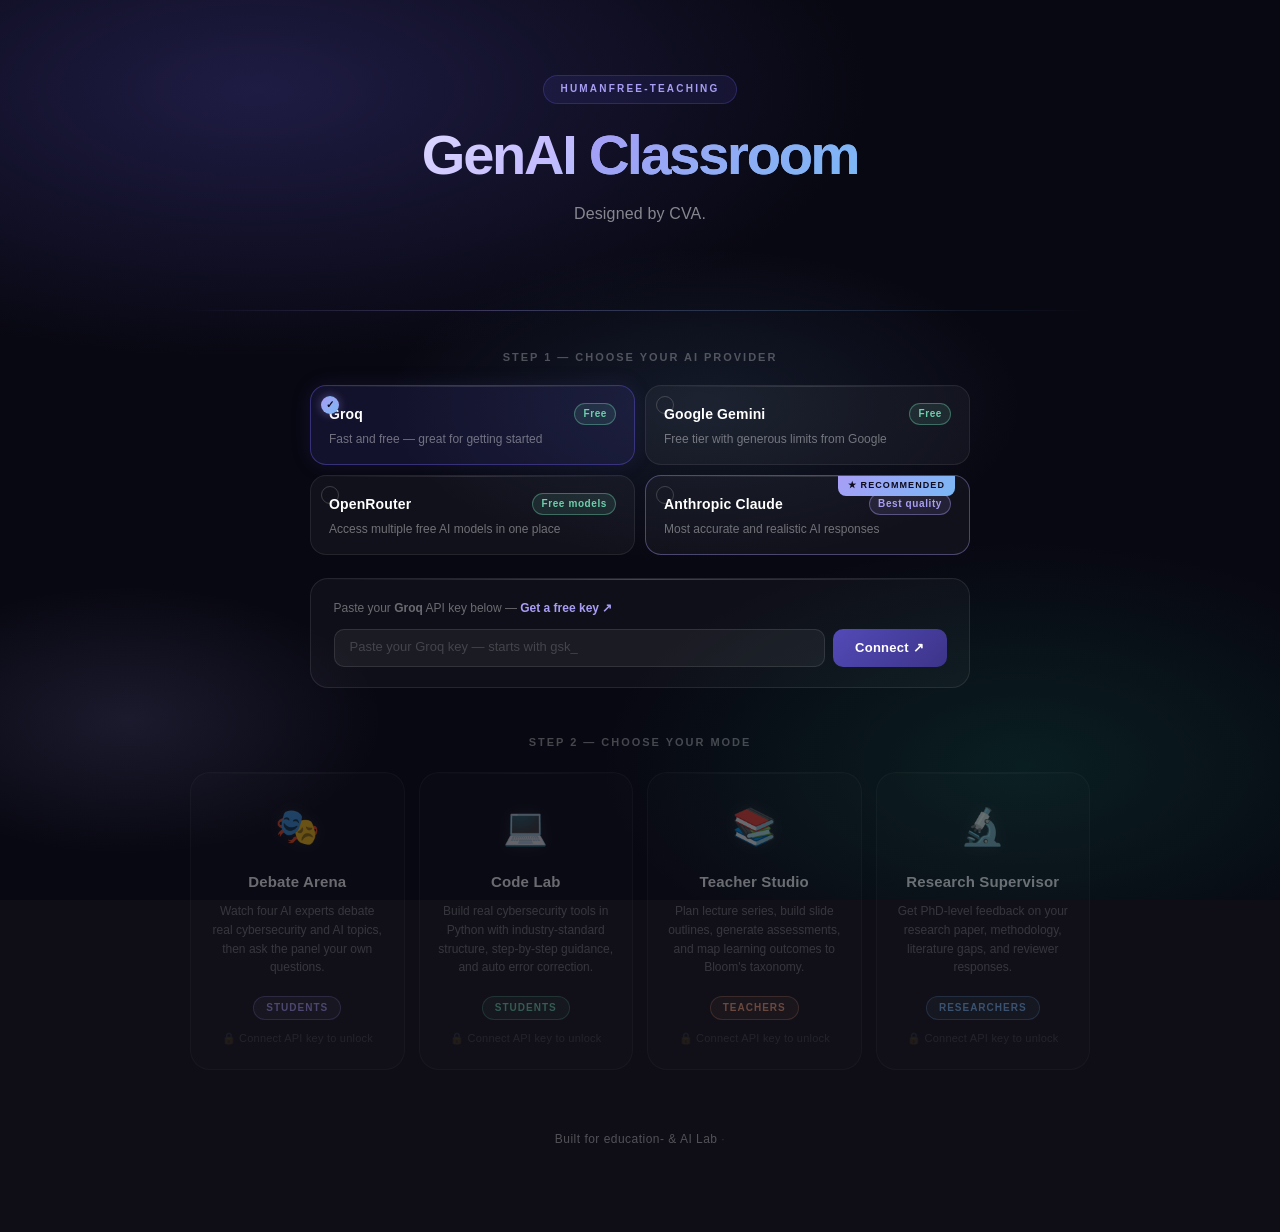
<file: index.html>
<!DOCTYPE html>
<html lang="en">
<head>
  <meta charset="UTF-8" />
  <meta name="viewport" content="width=device-width, initial-scale=1.0" />
  <title>GenAI Classroom — AI-Powered Learning Platform</title>
  <meta name="description" content="Multi-mode AI learning platform." />
  <link rel="stylesheet" href="style/main.css" />
  <style>
    /* ── Landing page specific ── */
    .landing-hero {
      text-align: center;
      padding: 4rem 1rem 2.5rem;
    }

    .landing-hero .logo {
      display: inline-block;
      font-size: 10px;
      font-weight: 600;
      letter-spacing: 0.20em;
      text-transform: uppercase;
      color: #a89ef5;
      background: rgba(83,74,183,0.18);
      border: 0.5px solid rgba(83,74,183,0.35);
      border-radius: 999px;
      padding: 4px 14px;
      margin-bottom: 1.1rem;
    }

    .landing-hero h1 {
      font-size: 48px;
      font-weight: 700;
      color: #ffffff;
      letter-spacing: -0.03em;
      line-height: 1.12;
      margin-bottom: 0.75rem;
    }

    .landing-hero h1 span { color: #a89ef5; }

    .landing-hero .tagline {
      font-size: 16px;
      color: rgba(255,255,255,0.55);
      max-width: 500px;
      margin: 0 auto 0.5rem;
      line-height: 1.65;
    }

    .header-divider {
      height: 1px;
      background: linear-gradient(to right,
        transparent, rgba(255,255,255,0.08), transparent);
      margin: 2.5rem 0;
    }

    /* ── Provider selector ── */
    .provider-section {
      max-width: 640px;
      margin: 0 auto 2.5rem;
    }

    .provider-section .section-title {
      text-align: center;
      font-size: 13px;
      font-weight: 600;
      letter-spacing: 0.10em;
      text-transform: uppercase;
      color: rgba(255,255,255,0.35);
      margin-bottom: 1rem;
    }

    .provider-grid {
      display: grid;
      grid-template-columns: repeat(2, 1fr);
      gap: 10px;
      margin-bottom: 1.25rem;
    }

    .provider-card {
      background: rgba(255,255,255,0.04);
      border: 1.5px solid rgba(255,255,255,0.10);
      border-radius: 14px;
      padding: 1rem 1.1rem;
      cursor: pointer;
      transition: all 0.18s ease;
      position: relative;
    }

    .provider-card:hover {
      background: rgba(255,255,255,0.07);
      border-color: rgba(255,255,255,0.20);
      transform: translateY(-2px);
    }

    .provider-card.selected {
      background: rgba(83,74,183,0.18);
      border-color: rgba(83,74,183,0.55);
    }

    .provider-card.recommended {
      border-color: rgba(168,158,245,0.40);
    }

    .provider-top {
      display: flex;
      align-items: center;
      justify-content: space-between;
      margin-bottom: 4px;
    }

    .provider-name {
      font-size: 14px;
      font-weight: 600;
      color: #ffffff;
    }

    .provider-badge {
      font-size: 10px;
      font-weight: 700;
      letter-spacing: 0.06em;
      padding: 2px 8px;
      border-radius: 999px;
      border: 0.5px solid;
    }

    .provider-desc {
      font-size: 12px;
      color: rgba(255,255,255,0.45);
      line-height: 1.5;
    }

    .recommended-tag {
      position: absolute;
      top: -1px;
      right: 12px;
      font-size: 9px;
      font-weight: 700;
      letter-spacing: 0.10em;
      text-transform: uppercase;
      background: #a89ef5;
      color: #1a1928;
      padding: 2px 8px;
      border-radius: 0 0 6px 6px;
    }

    .provider-check {
      position: absolute;
      top: 10px;
      left: 10px;
      width: 16px;
      height: 16px;
      border-radius: 50%;
      border: 1.5px solid rgba(255,255,255,0.20);
      display: flex;
      align-items: center;
      justify-content: center;
      font-size: 9px;
      transition: all 0.18s ease;
    }

    .provider-card.selected .provider-check {
      background: #a89ef5;
      border-color: #a89ef5;
      color: #1a1928;
    }

    /* ── Key input ── */
    .key-input-section {
      background: rgba(255,255,255,0.04);
      border: 1px solid rgba(255,255,255,0.10);
      border-radius: 16px;
      padding: 1.25rem 1.5rem;
      margin-bottom: 0.75rem;
    }

    .key-input-label {
      font-size: 12px;
      color: rgba(255,255,255,0.40);
      margin-bottom: 0.6rem;
    }

    .key-input-label a {
      color: #a89ef5;
      text-decoration: none;
      font-weight: 500;
    }

    .key-input-label a:hover { text-decoration: underline; }

    .key-row {
      display: flex;
      gap: 8px;
    }

    .key-row input {
      flex: 1;
      font-size: 13px;
      padding: 0.65rem 1rem;
      border: 1px solid rgba(255,255,255,0.12);
      border-radius: 10px;
      background: rgba(255,255,255,0.07);
      color: #ffffff;
      outline: none;
      font-family: monospace;
      letter-spacing: 0.03em;
      transition: border-color 0.18s ease;
    }

    .key-row input:focus {
      border-color: #a89ef5;
      background: rgba(255,255,255,0.10);
    }

    .key-row input::placeholder {
      color: rgba(255,255,255,0.25);
      font-family: -apple-system, sans-serif;
      letter-spacing: 0;
    }

    .key-row button {
      font-size: 13px;
      font-weight: 600;
      padding: 0.65rem 1.4rem;
      border-radius: 10px;
      border: none;
      background: #534AB7;
      color: #fff;
      cursor: pointer;
      white-space: nowrap;
      transition: background 0.18s ease, transform 0.18s ease;
    }

    .key-row button:hover {
      background: #3C3489;
      transform: translateY(-1px);
    }

    .key-msg {
      font-size: 12px;
      margin-top: 0.6rem;
      padding: 0.4rem 0.8rem;
      border-radius: 8px;
      display: none;
    }

    .key-msg.error   {
      display: block;
      background: rgba(163,45,45,0.20);
      color: #f5a0a0;
    }

    .key-msg.success {
      display: block;
      background: rgba(59,109,17,0.20);
      color: #90c96a;
    }

    /* ── Connected state ── */
    .connected-bar {
      display: none;
      align-items: center;
      gap: 8px;
      font-size: 12px;
      font-weight: 500;
      color: #6ecfad;
      background: rgba(15,110,86,0.15);
      border: 0.5px solid rgba(15,110,86,0.35);
      border-radius: 999px;
      padding: 6px 16px 6px 12px;
      margin: 0 auto 2rem;
      width: fit-content;
    }

    .connected-bar.visible { display: flex; }

    .connected-dot {
      width: 7px;
      height: 7px;
      border-radius: 50%;
      background: #6ecfad;
      animation: pulse 2s infinite;
    }

    .change-key-btn {
      margin-left: 6px;
      font-size: 11px;
      color: rgba(255,255,255,0.30);
      background: transparent;
      border: none;
      cursor: pointer;
      text-decoration: underline;
      text-underline-offset: 2px;
      transition: color 0.18s ease;
    }

    .change-key-btn:hover { color: #ffffff; }

    @keyframes pulse {
      0%, 100% { opacity: 1;   transform: scale(1);    }
      50%       { opacity: 0.4; transform: scale(0.82); }
    }

    /* ── Mode cards ── */
    .modes-section {
      max-width: 860px;
      margin: 0 auto;
    }

    .modes-section .section-title {
      text-align: center;
      font-size: 13px;
      font-weight: 600;
      letter-spacing: 0.10em;
      text-transform: uppercase;
      color: rgba(255,255,255,0.35);
      margin-bottom: 1.25rem;
    }

    .modes-grid {
      display: grid;
      grid-template-columns: repeat(4, 1fr);
      gap: 14px;
    }

    .mode-card {
      background: rgba(255,255,255,0.04);
      border: 1.5px solid rgba(255,255,255,0.10);
      border-radius: 18px;
      padding: 1.5rem 1.1rem 1.25rem;
      text-align: center;
      cursor: pointer;
      transition: all 0.20s ease;
      text-decoration: none;
      display: block;
      opacity: 0.45;
      pointer-events: none;
    }

    .mode-card.unlocked {
      opacity: 1;
      pointer-events: auto;
    }

    .mode-card.unlocked:hover {
      transform: translateY(-4px);
      box-shadow: 0 12px 40px rgba(0,0,0,0.40);
      border-color: rgba(255,255,255,0.22);
    }

    .mode-icon {
      font-size: 32px;
      margin-bottom: 0.85rem;
      display: block;
    }

    .mode-title {
      font-size: 15px;
      font-weight: 600;
      color: #ffffff;
      margin-bottom: 0.4rem;
    }

    .mode-desc {
      font-size: 12px;
      color: rgba(255,255,255,0.45);
      line-height: 1.55;
      margin-bottom: 1rem;
    }

    .mode-tag {
      display: inline-block;
      font-size: 10px;
      font-weight: 600;
      letter-spacing: 0.08em;
      padding: 3px 10px;
      border-radius: 999px;
      border: 0.5px solid;
    }

    .mode-card.unlocked .mode-lock {
      display: none;
    }

    .mode-lock {
      font-size: 11px;
      color: rgba(255,255,255,0.25);
      margin-top: 0.5rem;
    }

    /* mode accent colors */
    .mode-card[data-mode="debate"]   { --accent: rgba(168,158,245,0.25); --accent-border: rgba(168,158,245,0.40); }
    .mode-card[data-mode="lab"]      { --accent: rgba(110,207,173,0.20); --accent-border: rgba(110,207,173,0.40); }
    .mode-card[data-mode="teacher"]  { --accent: rgba(245,160,122,0.20); --accent-border: rgba(245,160,122,0.40); }
    .mode-card[data-mode="research"] { --accent: rgba(122,184,245,0.20); --accent-border: rgba(122,184,245,0.40); }

    .mode-card.unlocked[data-mode="debate"]   { background: var(--accent); border-color: var(--accent-border); }
    .mode-card.unlocked[data-mode="lab"]      { background: var(--accent); border-color: var(--accent-border); }
    .mode-card.unlocked[data-mode="teacher"]  { background: var(--accent); border-color: var(--accent-border); }
    .mode-card.unlocked[data-mode="research"] { background: var(--accent); border-color: var(--accent-border); }

    .mode-card[data-mode="debate"]   .mode-tag { color: #a89ef5; border-color: rgba(168,158,245,0.40); background: rgba(168,158,245,0.12); }
    .mode-card[data-mode="lab"]      .mode-tag { color: #6ecfad; border-color: rgba(110,207,173,0.40); background: rgba(110,207,173,0.12); }
    .mode-card[data-mode="teacher"]  .mode-tag { color: #f5a07a; border-color: rgba(245,160,122,0.40); background: rgba(245,160,122,0.12); }
    .mode-card[data-mode="research"] .mode-tag { color: #7ab8f5; border-color: rgba(122,184,245,0.40); background: rgba(122,184,245,0.12); }

    /* ── Footer ── */
    .landing-footer {
      text-align: center;
      padding: 3rem 0 1rem;
      font-size: 12px;
      color: rgba(255,255,255,0.20);
    }

    .landing-footer span { color: rgba(255,255,255,0.35); }

    /* ── Responsive ── */
    @media (max-width: 700px) {
      .landing-hero h1   { font-size: 32px; }
      .provider-grid     { grid-template-columns: 1fr 1fr; }
      .modes-grid        { grid-template-columns: 1fr 1fr; }
    }

    @media (max-width: 440px) {
      .landing-hero h1   { font-size: 26px; }
      .provider-grid     { grid-template-columns: 1fr; }
      .modes-grid        { grid-template-columns: 1fr; }

      }

  

  /* ============================================================
   index.html — Premium visual upgrade
   ============================================================ */

/* ── Animated particles background ───────────────────────── */
body {
  background: #080812;
  overflow-x: hidden;
}

body::before {
  content: "";
  position: fixed;
  inset: 0;
  z-index: 0;
  background:
    radial-gradient(ellipse 80% 50% at 20% 10%,
      rgba(83,74,183,0.30) 0%, transparent 60%),
    radial-gradient(ellipse 60% 45% at 80% 85%,
      rgba(15,110,86,0.22) 0%, transparent 55%),
    radial-gradient(ellipse 50% 35% at 55% 45%,
      rgba(122,184,245,0.10) 0%, transparent 50%),
    radial-gradient(ellipse 40% 30% at 10% 80%,
      rgba(168,158,245,0.12) 0%, transparent 50%),
    #080812;
  pointer-events: none;
  animation: bgShift 12s ease-in-out infinite alternate;
}

@keyframes bgShift {
  0%   {
    background:
      radial-gradient(ellipse 80% 50% at 20% 10%,
        rgba(83,74,183,0.30) 0%, transparent 60%),
      radial-gradient(ellipse 60% 45% at 80% 85%,
        rgba(15,110,86,0.22) 0%, transparent 55%),
      radial-gradient(ellipse 50% 35% at 55% 45%,
        rgba(122,184,245,0.10) 0%, transparent 50%),
      #080812;
  }
  100% {
    background:
      radial-gradient(ellipse 80% 50% at 70% 20%,
        rgba(83,74,183,0.25) 0%, transparent 60%),
      radial-gradient(ellipse 60% 45% at 20% 75%,
        rgba(15,110,86,0.20) 0%, transparent 55%),
      radial-gradient(ellipse 50% 35% at 80% 50%,
        rgba(122,184,245,0.12) 0%, transparent 50%),
      #080812;
  }
}

.app-wrapper { position: relative; z-index: 1; }


/* ── Hero header upgrade ──────────────────────────────────── */
.landing-hero {
  padding: 5rem 1rem 3rem;
}

.landing-hero .logo {
  font-size: 10px;
  font-weight: 700;
  letter-spacing: 0.22em;
  text-transform: uppercase;
  color: #a89ef5;
  background: rgba(83,74,183,0.14);
  border: 0.5px solid rgba(83,74,183,0.35);
  border-radius: 999px;
  padding: 5px 16px;
  margin-bottom: 1.4rem;
  display: inline-block;
  animation: badgePulse 3s ease-in-out infinite;
}

@keyframes badgePulse {
  0%, 100% { box-shadow: 0 0 0 0 rgba(168,158,245,0); }
  50%       { box-shadow: 0 0 16px 3px rgba(168,158,245,0.15); }
}

.landing-hero h1 {
  font-size: 56px;
  font-weight: 800;
  letter-spacing: -0.04em;
  line-height: 1.08;
  margin-bottom: 1rem;
  background: linear-gradient(
    135deg,
    #ffffff 0%,
    #c4bcff 40%,
    #7ab8f5 70%,
    #6ecfad 100%
  );
  -webkit-background-clip: text;
  -webkit-text-fill-color: transparent;
  background-clip: text;
  animation: titleShimmer 4s ease-in-out infinite alternate;
}

@keyframes titleShimmer {
  0%   {
    background: linear-gradient(135deg,
      #ffffff 0%, #c4bcff 40%, #7ab8f5 70%, #6ecfad 100%);
    -webkit-background-clip: text;
    background-clip: text;
  }
  100% {
    background: linear-gradient(135deg,
      #6ecfad 0%, #7ab8f5 30%, #c4bcff 65%, #ffffff 100%);
    -webkit-background-clip: text;
    background-clip: text;
  }
}

.landing-hero h1 span {
  background: linear-gradient(135deg, #a89ef5 0%, #7ab8f5 100%);
  -webkit-background-clip: text;
  -webkit-text-fill-color: transparent;
  background-clip: text;
}

.landing-hero .tagline {
  font-size: 16px;
  color: rgba(255,255,255,0.50);
  max-width: 480px;
  margin: 0 auto;
  line-height: 1.70;
  letter-spacing: 0.01em;
}

.header-divider {
  height: 1px;
  background: linear-gradient(
    to right,
    transparent,
    rgba(168,158,245,0.30),
    rgba(122,184,245,0.20),
    transparent
  );
  margin: 2.5rem 0;
  animation: dividerGlow 3s ease-in-out infinite alternate;
}

@keyframes dividerGlow {
  0%   { opacity: 0.5; }
  100% { opacity: 1; }
}


/* ── Provider section upgrade ─────────────────────────────── */
.provider-section {
  max-width: 660px;
  margin: 0 auto 3rem;
}

.provider-section .section-title {
  text-align: center;
  font-size: 11px;
  font-weight: 700;
  letter-spacing: 0.18em;
  text-transform: uppercase;
  color: rgba(255,255,255,0.28);
  margin-bottom: 1.25rem;
}

.provider-grid {
  display: grid;
  grid-template-columns: repeat(2, 1fr);
  gap: 10px;
  margin-bottom: 1.5rem;
}

.provider-card {
  background: rgba(255,255,255,0.04);
  border: 1.5px solid rgba(255,255,255,0.08);
  border-radius: 16px;
  padding: 1.1rem 1.2rem;
  cursor: pointer;
  transition: all 0.22s ease;
  position: relative;
  overflow: hidden;
}

.provider-card::before {
  content: "";
  position: absolute;
  top: 0; left: 0; right: 0;
  height: 1px;
  background: linear-gradient(
    to right,
    transparent,
    rgba(255,255,255,0.12),
    transparent
  );
}

.provider-card:hover {
  background: rgba(255,255,255,0.07);
  border-color: rgba(255,255,255,0.18);
  transform: translateY(-3px);
  box-shadow: 0 10px 30px rgba(0,0,0,0.30);
}

.provider-card.selected {
  background: rgba(83,74,183,0.16);
  border-color: rgba(83,74,183,0.55);
  box-shadow: 0 0 20px rgba(83,74,183,0.15);
}

.provider-card.recommended {
  border-color: rgba(168,158,245,0.38);
}

.provider-name {
  font-size: 14px;
  font-weight: 700;
  color: #ffffff;
  letter-spacing: 0.01em;
}

.provider-desc {
  font-size: 12px;
  color: rgba(255,255,255,0.40);
  line-height: 1.5;
  margin-top: 3px;
}

.recommended-tag {
  position: absolute;
  top: -1px;
  right: 14px;
  font-size: 9px;
  font-weight: 800;
  letter-spacing: 0.12em;
  text-transform: uppercase;
  background: linear-gradient(135deg, #a89ef5, #7ab8f5);
  color: #0d0b1e;
  padding: 3px 10px;
  border-radius: 0 0 8px 8px;
}

.provider-check {
  position: absolute;
  top: 10px;
  left: 10px;
  width: 18px;
  height: 18px;
  border-radius: 50%;
  border: 1.5px solid rgba(255,255,255,0.18);
  display: flex;
  align-items: center;
  justify-content: center;
  font-size: 10px;
  font-weight: 700;
  transition: all 0.20s ease;
}

.provider-card.selected .provider-check {
  background: linear-gradient(135deg, #a89ef5, #7ab8f5);
  border-color: transparent;
  color: #0d0b1e;
  box-shadow: 0 0 10px rgba(168,158,245,0.40);
}


/* ── Key input upgrade ────────────────────────────────────── */
.key-input-section {
  background: rgba(255,255,255,0.03);
  border: 1px solid rgba(255,255,255,0.09);
  border-radius: 18px;
  padding: 1.35rem 1.5rem;
  margin-bottom: 0.75rem;
  position: relative;
  overflow: hidden;
}

.key-input-section::before {
  content: "";
  position: absolute;
  top: 0; left: 0; right: 0;
  height: 1px;
  background: linear-gradient(
    to right,
    transparent,
    rgba(168,158,245,0.35),
    transparent
  );
}

.key-input-label {
  font-size: 12px;
  color: rgba(255,255,255,0.38);
  margin-bottom: 0.75rem;
  line-height: 1.55;
}

.key-input-label a {
  color: #a89ef5;
  text-decoration: none;
  font-weight: 600;
  transition: color 0.18s ease;
}

.key-input-label a:hover { color: #c4bcff; }

.key-row input {
  flex: 1;
  font-size: 13px;
  padding: 0.7rem 1rem;
  border: 1px solid rgba(255,255,255,0.10);
  border-radius: 10px;
  background: rgba(255,255,255,0.05);
  color: #ffffff;
  outline: none;
  font-family: monospace;
  letter-spacing: 0.04em;
  transition: all 0.20s ease;
}

.key-row input:focus {
  border-color: #a89ef5;
  background: rgba(168,158,245,0.07);
  box-shadow: 0 0 0 3px rgba(168,158,245,0.10);
}

.key-row input::placeholder {
  color: rgba(255,255,255,0.18);
  font-family: -apple-system, sans-serif;
  letter-spacing: 0;
}

.key-row button {
  font-size: 13px;
  font-weight: 700;
  padding: 0.7rem 1.5rem;
  border-radius: 10px;
  border: none;
  background: linear-gradient(135deg, #534AB7, #3C3489);
  color: #fff;
  cursor: pointer;
  white-space: nowrap;
  transition: all 0.20s ease;
  letter-spacing: 0.02em;
}

.key-row button:hover {
  background: linear-gradient(135deg, #6058cc, #4a3ea0);
  transform: translateY(-2px);
  box-shadow: 0 6px 18px rgba(83,74,183,0.40);
}

.key-msg.error {
  background: rgba(163,45,45,0.15);
  border: 0.5px solid rgba(163,45,45,0.25);
  color: #f5a0a0;
  border-radius: 8px;
  padding: 6px 12px;
  font-size: 12px;
  margin-top: 8px;
}

.key-msg.success {
  background: rgba(59,109,17,0.15);
  border: 0.5px solid rgba(59,109,17,0.25);
  color: #90c96a;
  border-radius: 8px;
  padding: 6px 12px;
  font-size: 12px;
  margin-top: 8px;
}


/* ── Connected bar upgrade ────────────────────────────────── */
.connected-bar {
  display: none;
  align-items: center;
  gap: 8px;
  font-size: 12px;
  font-weight: 600;
  color: #6ecfad;
  background: rgba(15,110,86,0.12);
  border: 0.5px solid rgba(15,110,86,0.30);
  border-radius: 999px;
  padding: 6px 18px 6px 12px;
  margin: 0 auto 2.5rem;
  width: fit-content;
  animation: connectedSlide 0.30s ease both;
}

@keyframes connectedSlide {
  from { opacity: 0; transform: translateY(-8px); }
  to   { opacity: 1; transform: translateY(0); }
}

.connected-bar.visible { display: flex; }

.connected-dot {
  width: 8px;
  height: 8px;
  border-radius: 50%;
  background: #6ecfad;
  flex-shrink: 0;
  box-shadow: 0 0 8px rgba(110,207,173,0.60);
  animation: pulse 2s infinite;
}

@keyframes pulse {
  0%, 100% { opacity: 1; transform: scale(1);    box-shadow: 0 0 8px rgba(110,207,173,0.60); }
  50%       { opacity: 0.6; transform: scale(0.85); box-shadow: 0 0 4px rgba(110,207,173,0.30); }
}


/* ── Modes section upgrade ────────────────────────────────── */
.modes-section { max-width: 900px; margin: 0 auto; }

.modes-section .section-title {
  text-align: center;
  font-size: 11px;
  font-weight: 700;
  letter-spacing: 0.18em;
  text-transform: uppercase;
  color: rgba(255,255,255,0.25);
  margin-bottom: 1.4rem;
}

.modes-grid {
  display: grid;
  grid-template-columns: repeat(4, 1fr);
  gap: 14px;
}

.mode-card {
  background: rgba(255,255,255,0.03);
  border: 1.5px solid rgba(255,255,255,0.08);
  border-radius: 20px;
  padding: 1.6rem 1.2rem 1.4rem;
  text-align: center;
  cursor: pointer;
  transition: all 0.25s ease;
  text-decoration: none;
  display: block;
  opacity: 0.40;
  pointer-events: none;
  position: relative;
  overflow: hidden;
}

.mode-card::before {
  content: "";
  position: absolute;
  top: 0; left: 0; right: 0;
  height: 1px;
  background: linear-gradient(
    to right,
    transparent,
    rgba(255,255,255,0.10),
    transparent
  );
  transition: opacity 0.25s ease;
}

.mode-card.unlocked {
  opacity: 1;
  pointer-events: auto;
}

.mode-card.unlocked:hover {
  transform: translateY(-5px);
  box-shadow: 0 16px 40px rgba(0,0,0,0.40);
}

.mode-card.unlocked[data-mode="debate"]:hover {
  border-color: rgba(168,158,245,0.50);
  background: rgba(168,158,245,0.08);
  box-shadow: 0 16px 40px rgba(83,74,183,0.25);
}

.mode-card.unlocked[data-mode="lab"]:hover {
  border-color: rgba(110,207,173,0.50);
  background: rgba(15,110,86,0.10);
  box-shadow: 0 16px 40px rgba(15,110,86,0.20);
}

.mode-card.unlocked[data-mode="teacher"]:hover {
  border-color: rgba(245,160,122,0.50);
  background: rgba(153,60,29,0.10);
  box-shadow: 0 16px 40px rgba(153,60,29,0.20);
}

.mode-card.unlocked[data-mode="research"]:hover {
  border-color: rgba(122,184,245,0.50);
  background: rgba(24,95,165,0.10);
  box-shadow: 0 16px 40px rgba(24,95,165,0.20);
}

.mode-card.unlocked[data-mode="debate"]   {
  background: rgba(168,158,245,0.06);
  border-color: rgba(168,158,245,0.22);
}
.mode-card.unlocked[data-mode="lab"]      {
  background: rgba(110,207,173,0.06);
  border-color: rgba(110,207,173,0.22);
}
.mode-card.unlocked[data-mode="teacher"]  {
  background: rgba(245,160,122,0.06);
  border-color: rgba(245,160,122,0.22);
}
.mode-card.unlocked[data-mode="research"] {
  background: rgba(122,184,245,0.06);
  border-color: rgba(122,184,245,0.22);
}

.mode-icon {
  font-size: 36px;
  margin-bottom: 0.9rem;
  display: block;
  filter: drop-shadow(0 0 8px rgba(255,255,255,0.10));
  transition: filter 0.25s ease, transform 0.25s ease;
}

.mode-card.unlocked:hover .mode-icon {
  filter: drop-shadow(0 0 14px rgba(255,255,255,0.25));
  transform: scale(1.10);
}

.mode-title {
  font-size: 15px;
  font-weight: 700;
  color: #ffffff;
  margin-bottom: 0.45rem;
  letter-spacing: 0.01em;
}

.mode-desc {
  font-size: 12px;
  color: rgba(255,255,255,0.40);
  line-height: 1.58;
  margin-bottom: 1.1rem;
}

.mode-tag {
  display: inline-block;
  font-size: 10px;
  font-weight: 700;
  letter-spacing: 0.10em;
  padding: 3px 12px;
  border-radius: 999px;
  border: 0.5px solid;
  text-transform: uppercase;
}

.mode-card[data-mode="debate"]   .mode-tag {
  color: #a89ef5;
  border-color: rgba(168,158,245,0.40);
  background: rgba(168,158,245,0.10);
}
.mode-card[data-mode="lab"]      .mode-tag {
  color: #6ecfad;
  border-color: rgba(110,207,173,0.40);
  background: rgba(110,207,173,0.10);
}
.mode-card[data-mode="teacher"]  .mode-tag {
  color: #f5a07a;
  border-color: rgba(245,160,122,0.40);
  background: rgba(245,160,122,0.10);
}
.mode-card[data-mode="research"] .mode-tag {
  color: #7ab8f5;
  border-color: rgba(122,184,245,0.40);
  background: rgba(122,184,245,0.10);
}

.mode-lock {
  font-size: 11px;
  color: rgba(255,255,255,0.20);
  margin-top: 0.6rem;
  letter-spacing: 0.02em;
}

.mode-card.unlocked .mode-lock { display: none; }


/* ── Footer upgrade ───────────────────────────────────────── */
.landing-footer {
  text-align: center;
  padding: 4rem 0 1.5rem;
  font-size: 12px;
  color: rgba(255,255,255,0.15);
  letter-spacing: 0.04em;
}

.landing-footer span {
  color: rgba(255,255,255,0.28);
  font-weight: 500;
}


/* ── Responsive ───────────────────────────────────────────── */
@media (max-width: 700px) {
  .landing-hero h1 { font-size: 36px; }
  .provider-grid   { grid-template-columns: 1fr 1fr; }
  .modes-grid      { grid-template-columns: 1fr 1fr; }
}

@media (max-width: 440px) {
  .landing-hero h1 { font-size: 28px; }
  .provider-grid   { grid-template-columns: 1fr; }
  .modes-grid      { grid-template-columns: 1fr; }
}
  </style>
</head>
<body>

<div class="app-wrapper">

  <!-- ── Hero ─────────────────────────────────────────────── -->
  <div class="landing-hero">
    <div class="logo">Humanfree-Teaching</div>
    <h1>GenAI <span>Classroom</span></h1>
    <p class="tagline">
      Designed by CVA.
    </p>
  </div>

  <div class="header-divider"></div>

  <!-- ── Provider selector ─────────────────────────────────── -->
  <div class="provider-section">
    <div class="section-title">Step 1 — Choose your AI provider</div>

    <div class="provider-grid" id="providerGrid">

      <div class="provider-card selected"
           data-provider="groq"
           onclick="LANDING.selectProvider('groq', this)">
        <div class="provider-check">✓</div>
        <div class="provider-top">
          <span class="provider-name">Groq</span>
          <span class="provider-badge"
                style="color:#6ecfad;border-color:rgba(110,207,173,0.4);background:rgba(110,207,173,0.12);">
            Free
          </span>
        </div>
        <div class="provider-desc">Fast and free — great for getting started</div>
      </div>

      <div class="provider-card"
           data-provider="gemini"
           onclick="LANDING.selectProvider('gemini', this)">
        <div class="provider-check"></div>
        <div class="provider-top">
          <span class="provider-name">Google Gemini</span>
          <span class="provider-badge"
                style="color:#6ecfad;border-color:rgba(110,207,173,0.4);background:rgba(110,207,173,0.12);">
            Free
          </span>
        </div>
        <div class="provider-desc">Free tier with generous limits from Google</div>
      </div>

      <div class="provider-card"
           data-provider="openrouter"
           onclick="LANDING.selectProvider('openrouter', this)">
        <div class="provider-check"></div>
        <div class="provider-top">
          <span class="provider-name">OpenRouter</span>
          <span class="provider-badge"
                style="color:#6ecfad;border-color:rgba(110,207,173,0.4);background:rgba(110,207,173,0.12);">
            Free models
          </span>
        </div>
        <div class="provider-desc">Access multiple free AI models in one place</div>
      </div>

      <div class="provider-card recommended"
           data-provider="anthropic"
           onclick="LANDING.selectProvider('anthropic', this)">
        <div class="recommended-tag">★ Recommended</div>
        <div class="provider-check"></div>
        <div class="provider-top">
          <span class="provider-name">Anthropic Claude</span>
          <span class="provider-badge"
                style="color:#a89ef5;border-color:rgba(168,158,245,0.4);background:rgba(168,158,245,0.12);">
            Best quality
          </span>
        </div>
        <div class="provider-desc">Most accurate and realistic AI responses</div>
      </div>

    </div>

    <!-- ── Key input ── -->
    <div class="key-input-section" id="keyInputSection">
      <div class="key-input-label" id="keyInputLabel">
        Paste your <strong>Groq</strong> API key below —
        <a id="signupLink" href="https://console.groq.com/keys" target="_blank">
          Get a free key ↗
        </a>
      </div>
      <div class="key-row">
        <input
          type="password"
          id="apiKeyInput"
          placeholder="Paste your Groq key — starts with gsk_"
          autocomplete="off"
          spellcheck="false"
        />
        <button onclick="LANDING.connectKey()">Connect ↗</button>
      </div>
      <div class="key-msg" id="keyMsg"></div>
    </div>

    <!-- ── Connected bar ── -->
    <div class="connected-bar" id="connectedBar">
      <span class="connected-dot"></span>
      <span id="connectedLabel">Connected to Groq</span>
      <button class="change-key-btn" onclick="LANDING.changeKey()">Change</button>
    </div>

  </div>

  <!-- ── Mode cards ─────────────────────────────────────────── -->
  <div class="modes-section">
    <div class="section-title">Step 2 — Choose your mode</div>

    <div class="modes-grid">

      <a class="mode-card" data-mode="debate" href="/debate" id="card-debate">
        <span class="mode-icon">🎭</span>
        <div class="mode-title">Debate Arena</div>
        <div class="mode-desc">
          Watch four AI experts debate real cybersecurity and AI topics,
          then ask the panel your own questions.
        </div>
        <span class="mode-tag">Students</span>
        <div class="mode-lock">🔒 Connect API key to unlock</div>
      </a>

      <a class="mode-card" data-mode="lab" href="/lab" id="card-lab">
        <span class="mode-icon">💻</span>
        <div class="mode-title">Code Lab</div>
        <div class="mode-desc">
          Build real cybersecurity tools in Python with industry-standard
          structure, step-by-step guidance, and auto error correction.
        </div>
        <span class="mode-tag">Students</span>
        <div class="mode-lock">🔒 Connect API key to unlock</div>
      </a>

      <a class="mode-card" data-mode="teacher" href="/teacher" id="card-teacher">
        <span class="mode-icon">📚</span>
        <div class="mode-title">Teacher Studio</div>
        <div class="mode-desc">
          Plan lecture series, build slide outlines, generate assessments,
          and map learning outcomes to Bloom's taxonomy.
        </div>
        <span class="mode-tag">Teachers</span>
        <div class="mode-lock">🔒 Connect API key to unlock</div>
      </a>

      <a class="mode-card" data-mode="research" href="/research" id="card-research">
        <span class="mode-icon">🔬</span>
        <div class="mode-title">Research Supervisor</div>
        <div class="mode-desc">
          Get PhD-level feedback on your research paper, methodology,
          literature gaps, and reviewer responses.
        </div>
        <span class="mode-tag">Researchers</span>
        <div class="mode-lock">🔒 Connect API key to unlock</div>
      </a>

    </div>
  </div>

  <!-- ── Footer ─────────────────────────────────────────────── -->
  <div class="landing-footer">
    <span>Built for education- &amp; AI Lab</span> ·
     
  </div>

</div>


<!-- ── Scripts ────────────────────────────────────────────── -->
<script src="config.js"></script>
<script src="api.js"></script>
<script>

const LANDING = {

  selectProvider(providerId, el) {
    LANDING.selectedProvider = providerId;
    const provider = CONFIG.providers[providerId];

    document.querySelectorAll(".provider-card").forEach(c => {
      c.classList.remove("selected");
      c.querySelector(".provider-check").textContent = "";
    });
    el.classList.add("selected");
    el.querySelector(".provider-check").textContent = "✓";

    document.getElementById("keyInputLabel").innerHTML = `
      Paste your <strong>${provider.label}</strong> API key below —
      <a href="${provider.signupUrl}" target="_blank">Get a free key ↗</a>
    `;
    document.getElementById("apiKeyInput").placeholder = provider.keyHint;
    document.getElementById("keyMsg").className = "key-msg";
    document.getElementById("apiKeyInput").value = "";
  },


  // ── Connect key ─────────────────────────────────────────
  connectKey() {
    const key      = document.getElementById("apiKeyInput").value.trim();
    const provider = CONFIG.providers[LANDING.selectedProvider];

    if (!key) {
      LANDING._showMsg("Please paste your API key first.", "error");
      return;
    }

    if (!key.startsWith(provider.keyPrefix)) {
      LANDING._showMsg(
        `Invalid key format. ${provider.label} keys start with ${provider.keyPrefix}`,
        "error"
      );
      return;
    }

    API.setKey(key, LANDING.selectedProvider);

    localStorage.setItem("genai_api_key",  key);
    localStorage.setItem("genai_provider", LANDING.selectedProvider);

    document.getElementById("keyInputSection").style.display    = "none";
    document.getElementById("providerGrid").style.opacity       = "0.5";
    document.getElementById("providerGrid").style.pointerEvents = "none";

    const bar = document.getElementById("connectedBar");
    bar.classList.add("visible");
    document.getElementById("connectedLabel").textContent =
      `Connected to ${provider.label}`;

    document.querySelectorAll(".mode-card").forEach(c => {
      c.classList.add("unlocked");
    });

    LANDING._showMsg("", "");
  },


  // ── Change key ──────────────────────────────────────────
  changeKey() {
    localStorage.removeItem("genai_api_key");
    localStorage.removeItem("genai_provider");

    document.getElementById("keyInputSection").style.display = "block";
    document.getElementById("providerGrid").style.opacity    = "1";
    document.getElementById("providerGrid").style.pointerEvents = "auto";
    document.getElementById("connectedBar").classList.remove("visible");
    document.getElementById("apiKeyInput").value = "";

    document.querySelectorAll(".mode-card").forEach(c => {
      c.classList.remove("unlocked");
    });
  },


  // ── Show message ─────────────────────────────────────────
  _showMsg(text, type) {
    const msg       = document.getElementById("keyMsg");
    msg.textContent = text;
    msg.className   = `key-msg ${type}`;
  },


  // ── Restore session if key already saved ─────────────────
  restoreSession() {
    const key      = localStorage.getItem("genai_api_key");
    const provider = localStorage.getItem("genai_provider");
    if (!key || !provider) return;

    API.setKey(key, provider);
    LANDING.selectedProvider = provider;

    document.getElementById("keyInputSection").style.display    = "none";
    document.getElementById("providerGrid").style.opacity       = "0.5";
    document.getElementById("providerGrid").style.pointerEvents = "none";

    const bar = document.getElementById("connectedBar");
    bar.classList.add("visible");
    document.getElementById("connectedLabel").textContent =
      `Connected to ${CONFIG.providers[provider]?.label || provider}`;

    document.querySelectorAll(".mode-card").forEach(c => {
      c.classList.add("unlocked");
    });
  }

};

document.addEventListener("DOMContentLoaded", () => LANDING.restoreSession());
document.getElementById("apiKeyInput")
  .addEventListener("keydown", e => {
    if (e.key === "Enter") LANDING.connectKey();
  });

</script>

</body>
</html>
</file>
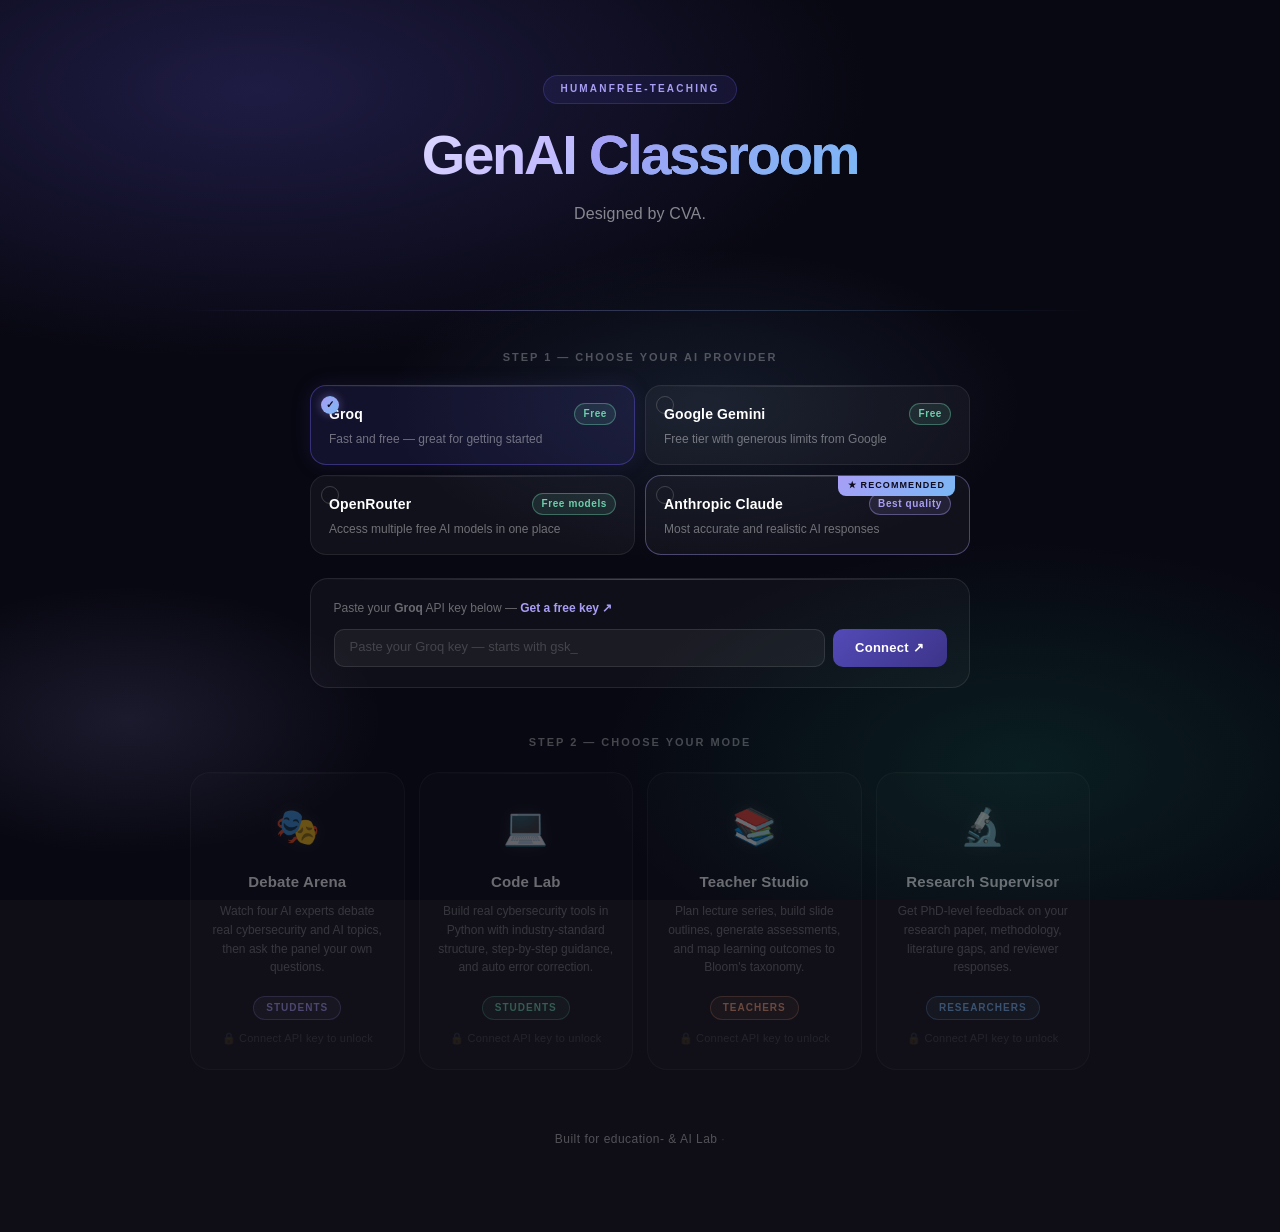
<file: debate.html>
<!DOCTYPE html>
<html lang="en">
<head>
  <meta charset="UTF-8" />
  <meta name="viewport" content="width=device-width, initial-scale=1.0" />
  <title>Debate Arena — GenAI Classroom</title>
  <link rel="stylesheet" href="style/main.css" />
  <link rel="stylesheet" href="style/debate.css" />
</head>
<body>

<div class="app-wrapper">

  <!-- ── Top nav ───────────────────────────────────────────── -->
  <nav class="top-nav">
    <a href="/" class="nav-back">← Home</a>
    <div class="nav-center">
      <span class="nav-logo">GenAI Classroom</span>
      <span class="nav-mode debate-mode">🎭 Debate Arena</span>
    </div>
    <div class="nav-right">
      <span class="nav-provider" id="navProvider">—</span>
    </div>
  </nav>

  <!-- ── Page header ───────────────────────────────────────── -->
  <div class="page-header">
    <h1>Debate <span>Arena</span></h1>
    <p class="page-tagline">
      Watch four AI experts debate real topics,
      then challenge the panel with your own questions.
    </p>
  </div>

  <div class="header-divider"></div>

  <!-- ── Agent cards ───────────────────────────────────────── -->
  <section class="agents-section">
    <div class="section-label">The Panel</div>
    <div id="agentCards"></div>
  </section>

  <!-- ── Topic selector ────────────────────────────────────── -->
  <section class="topic-section">
    <div class="topic-controls">
      <select id="topicSelect">
        <option value="">— Choose a debate topic —</option>
      </select>
      <button id="startBtn">Start Debate ↗</button>
    </div>

    <!-- Custom topic input -->
    <div id="customTopicWrap" class="custom-topic-wrap hidden">
      <input
        type="text"
        id="customTopicInput"
        placeholder="Type your own debate topic e.g. Should social media be regulated by governments?"
        autocomplete="off"
      />
    </div>

    <div id="topicBanner" class="hidden"></div>
  </section>

  <!-- ── Debate feed ────────────────────────────────────────── -->
  <section class="feed-section">
    <div id="debateFeed">
      <div class="feed-empty" id="feedEmpty">
        Select a topic above and press
        <strong>Start Debate</strong> to begin.
      </div>
    </div>
  </section>

  <!-- ── Student Q&A ───────────────────────────────────────── -->
  <section id="qaSection" class="hidden">

    <!-- Prompt refiner for questions -->
    <div class="refiner-card">
      <div class="refiner-title">💡 Not sure how to ask your question?</div>
      <div class="refiner-sub">
        Type your rough question in plain words — we will convert it
        into a sharp, well-structured question for the panel.
      </div>
      <textarea
        id="roughQuestion"
        rows="2"
        placeholder="e.g. Tell me about SHAP and LIME in Explainable AI..."
        spellcheck="false"
      ></textarea>
      <button class="refine-btn" id="refineQBtn"
              onclick="DEBATE_APP.refineQuestion()">
        Refine my question ↗
      </button>
      <div id="refinedQBox" class="refined-box hidden">
        <div class="refined-label">Refined question</div>
        <div class="refined-text" id="refinedQText"></div>
        <div class="refined-actions">
          <button class="use-btn"
                  onclick="DEBATE_APP.useRefinedQuestion()">
            Ask this ↗
          </button>
          <button class="discard-btn"
                  onclick="DEBATE_APP.discardRefinedQuestion()">
            Discard
          </button>
          <button class="clear-btn"
                  onclick="DEBATE_APP.clearQuestionRefiner()">
            Ask another ↺
          </button>
        </div>
      </div>
    </div>

    <!-- Direct question input -->
    <div class="qa-label" style="margin-top:1rem;">
      Or type your question directly
    </div>
    <div class="qa-controls">
      <input
        type="text"
        id="studentQ"
        placeholder="Type your question and press Enter or Ask..."
        autocomplete="off"
      />
      <button id="askBtn">Ask ↗</button>
    </div>

  </section>

  <!-- ── Status bar ────────────────────────────────────────── -->
  <div id="statusBar">Loading...</div>

</div>

<!-- ── Scripts ───────────────────────────────────────────── -->
<script src="config.js"></script>
<script src="api.js"></script>
<script src="modules/agents.js"></script>
<script src="modules/debate.js"></script>
<script>

const DEBATE_APP = {

  debateActive: false,
  qaActive:     false,


  // ── Boot ──────────────────────────────────────────────────
  init() {
    const key      = localStorage.getItem("genai_api_key");
    const provider = localStorage.getItem("genai_provider");
    if (!key || !provider) {
      window.location.href = "/";
      return;
    }
    API.setKey(key, provider);
    document.getElementById("navProvider").textContent =
      CONFIG.providers[provider]?.label || provider;
    this._renderAgentCards();
    this._renderTopics();
    this._bindEvents();
    this._setStatus("Select a topic and press Start Debate.");
  },


  // ── Render agent cards ────────────────────────────────────
  _renderAgentCards() {
    const container = document.getElementById("agentCards");
    container.innerHTML = "";
    CONFIG.agents.forEach(agent => {
      const card             = document.createElement("div");
      card.className         = "agent-card";
      card.id                = `card-${agent.id}`;
      card.style.borderColor = agent.color;
      card.innerHTML = `
        <div class="agent-avatar"
             style="background:${agent.bgColor};color:${agent.color};">
          ${agent.avatar}
        </div>
        <div class="agent-name">${agent.name}</div>
        <div class="agent-role">${agent.role}</div>
        <div class="agent-institution">${agent.institution}</div>
      `;
      container.appendChild(card);
    });
  },


  // ── Render topics ─────────────────────────────────────────
  _renderTopics() {
    const select = document.getElementById("topicSelect");
    CONFIG.topics.forEach(topic => {
      const opt       = document.createElement("option");
      opt.value       = topic.id;
      opt.textContent = topic.label;
      select.appendChild(opt);
    });
    const custom        = document.createElement("option");
    custom.value        = "custom";
    custom.textContent  = "✏️ Custom topic — type your own";
    select.appendChild(custom);
  },


  // ── Bind events ───────────────────────────────────────────
  _bindEvents() {
    document.getElementById("startBtn")
      .addEventListener("click", () => this.startDebate());

    document.getElementById("askBtn")
      .addEventListener("click", () => this.askQuestion());

    document.getElementById("studentQ")
      .addEventListener("keydown", e => {
        if (e.key === "Enter") this.askQuestion();
      });

    document.getElementById("roughQuestion")
      .addEventListener("keydown", e => {
        if (e.key === "Enter" && !e.shiftKey) {
          e.preventDefault();
          this.refineQuestion();
        }
      });

    document.getElementById("topicSelect")
      .addEventListener("change", e => {
        const wrap = document.getElementById("customTopicWrap");
        if (e.target.value === "custom") {
          wrap.classList.remove("hidden");
          document.getElementById("customTopicInput").focus();
        } else {
          wrap.classList.add("hidden");
        }
      });
  },


  // ── Get active topic object ───────────────────────────────
  _getActiveTopic() {
    const val = document.getElementById("topicSelect").value;
    if (!val) return null;

    if (val === "custom") {
      const customText = document.getElementById("customTopicInput")
        .value.trim();
      if (!customText) return null;
      return { id: "custom", label: customText, question: customText };
    }

    return CONFIG.topics.find(t => t.id === val) || null;
  },


  // ── Start debate ──────────────────────────────────────────
  async startDebate() {
    const topic = this._getActiveTopic();
    if (!topic) {
      this._setStatus(
        document.getElementById("topicSelect").value === "custom"
          ? "Please type your custom topic first."
          : "Please select a topic first."
      );
      return;
    }

    this._clearFeed();
    this._setDebateActive(true);
    this._highlightTopic(topic);

    await DEBATE.start(
      topic,
      (agent, text, msgId, isTyping) =>
        this._onMessage(agent, text, msgId, isTyping),
      (status) => this._setStatus(status),
      ()       => this._onDebateComplete()
    );
  },


  // ── Handle message ────────────────────────────────────────
  _onMessage(agent, text, msgId, isTyping) {
    if (isTyping) { this._showTyping(agent); return; }
    this._removeTyping(agent.id);
    this._appendMessage(agent, text, msgId);
  },


  // ── Debate complete ───────────────────────────────────────
  _onDebateComplete() {
    this._setDebateActive(false);
    document.getElementById("qaSection").classList.remove("hidden");
  },


  // ── Ask question ──────────────────────────────────────────
  async askQuestion() {
    const input    = document.getElementById("studentQ");
    const question = input.value.trim();
    if (!question) return;

    this._appendStudentMessage(question);
    input.value = "";
    document.getElementById("askBtn").disabled = true;

    await DEBATE.ask(
      question,
      (agent, text, msgId, isTyping) =>
        this._onMessage(agent, text, msgId, isTyping),
      (status) => this._setStatus(status)
    );

    document.getElementById("askBtn").disabled = false;
  },


  // ── Refine rough question ─────────────────────────────────
  async refineQuestion() {
    const rough = document.getElementById("roughQuestion").value.trim();
    const btn   = document.getElementById("refineQBtn");
    const box   = document.getElementById("refinedQBox");

    if (!rough) {
      btn.textContent = "Please type your question first";
      setTimeout(() => { btn.textContent = "Refine my question ↗"; }, 2000);
      return;
    }

    btn.disabled    = true;
    btn.textContent = "Refining...";
    box.classList.add("hidden");

    const systemPrompt = `You are an expert at helping students ask
sharp, well-structured questions during academic panel debates.

Your task is to take a student's rough question or topic and convert
it into a clear, specific, intellectually engaging question for a
panel of experts.

RULES:
1. Keep the student's original intent — do not change what they want
2. Make it specific and intellectually sharp
3. Remove ambiguity — make it one clear question
4. Keep it concise — one or two sentences maximum
5. Output ONLY the refined question — no explanation, no preamble
6. Make it sound like a confident, curious student asking a panel
7. Works for ANY topic — science, technology, medicine, law,
   education, AI, machine learning, XAI, SHAP, LIME, statistics,
   environment, history, or anything else
8. If the student mentions a concept or tool like SHAP, LIME, XAI,
   neural networks, transformers etc — ask about that concept
   directly and clearly
9. Never assume the topic is about cybersecurity`;

    const userMessage = `Convert this into a sharp panel question:
"${rough}"

Context: This is for a live academic debate panel with four expert
personas — a researcher, ethicist, industry expert, and policy
regulator. The panel responds to ANY topic from their own
professional lens. Never assume cybersecurity context.`;

    const text = await API.call(
      systemPrompt,
      [{ role: "user", content: userMessage }]
    );

    document.getElementById("refinedQText").textContent = text.trim();
    box.classList.remove("hidden");
    btn.disabled    = false;
    btn.textContent = "Refine my question ↗";
  },


  // ── Use refined question ──────────────────────────────────
  useRefinedQuestion() {
    const refined = document.getElementById("refinedQText").textContent;
    if (!refined) return;

    document.getElementById("studentQ").value = refined;
    document.getElementById("refinedQBox").classList.add("hidden");
    document.getElementById("roughQuestion").value = "";

    const input = document.getElementById("studentQ");
    input.style.borderColor = "#a89ef5";
    setTimeout(() => { input.style.borderColor = ""; }, 1500);
    document.getElementById("askBtn").scrollIntoView({ behavior: "smooth" });
  },


  // ── Discard refined question ──────────────────────────────
  discardRefinedQuestion() {
    document.getElementById("refinedQBox").classList.add("hidden");
    document.getElementById("roughQuestion").value = "";
  },


  // ── Clear question refiner ────────────────────────────────
  clearQuestionRefiner() {
    document.getElementById("refinedQBox").classList.add("hidden");
    document.getElementById("roughQuestion").value = "";
    document.getElementById("studentQ").value = "";
    document.getElementById("roughQuestion").focus();
  },


  // ── Append agent message ──────────────────────────────────
  _appendMessage(agent, text, msgId) {
    const feed        = document.getElementById("debateFeed");
    const isModerator = agent.id === "moderator";
    const div         = document.createElement("div");
    div.className     = "message-wrap";
    div.id            = `wrap-${msgId}`;

    div.innerHTML = `
      <div class="message ${isModerator ? "message--moderator" : ""}">
        <div class="message-header">
          <div class="message-avatar"
               style="background:${agent.bgColor};color:${agent.color};">
            ${agent.avatar}
          </div>
          <div class="message-meta">
            <span class="message-name"
                  style="color:${agent.color};">${agent.name}</span>
            <span class="message-role">${agent.role}</span>
            <span class="message-institution">
              ${agent.institution || ""}
            </span>
          </div>
          ${isModerator
            ? `<span class="summary-badge">Summary</span>` : ""}
        </div>
        <div class="message-text">${this._formatText(text)}</div>
        ${CONFIG.ui.enableStudentVoting && !isModerator
          ? `<div class="message-actions">
               <button class="vote-btn"
                 onclick="DEBATE_APP.handleVote('${msgId}', this)">
                 ▲ Insightful <span class="vote-count">0</span>
               </button>
             </div>` : ""}
      </div>`;

    feed.appendChild(div);
    feed.scrollTop = feed.scrollHeight;
  },


  // ── Append student message ────────────────────────────────
  _appendStudentMessage(question) {
    const feed = document.getElementById("debateFeed");
    const div  = document.createElement("div");
    div.className = "message-wrap message-wrap--student";
    div.innerHTML = `
      <div class="message message--student">
        <div class="message-header">
          <div class="message-avatar"
               style="background:rgba(255,255,255,0.08);
                      color:rgba(255,255,255,0.6);">🎓
          </div>
          <div class="message-meta">
            <span class="message-name"
                  style="color:rgba(255,255,255,0.7);">
              Student Question
            </span>
          </div>
        </div>
        <div class="message-text">${this._formatText(question)}</div>
      </div>`;
    feed.appendChild(div);
    feed.scrollTop = feed.scrollHeight;
  },


  // ── Typing indicator ──────────────────────────────────────
  _showTyping(agent) {
    const feed = document.getElementById("debateFeed");
    if (document.getElementById(`typing-${agent.id}`)) return;
    const div     = document.createElement("div");
    div.className = "message-wrap";
    div.id        = `typing-${agent.id}`;
    div.innerHTML = `
      <div class="message message--typing">
        <div class="message-header">
          <div class="message-avatar"
               style="background:${agent.bgColor};color:${agent.color};">
            ${agent.avatar}
          </div>
          <div class="message-meta">
            <span class="message-name"
                  style="color:${agent.color};">${agent.name}</span>
            <span class="message-role">${agent.role}</span>
          </div>
        </div>
        <div class="typing-dots">
          <span></span><span></span><span></span>
        </div>
      </div>`;
    feed.appendChild(div);
    feed.scrollTop = feed.scrollHeight;
  },


  // ── Remove typing ─────────────────────────────────────────
  _removeTyping(agentId) {
    const el = document.getElementById(`typing-${agentId}`);
    if (el) el.remove();
  },


  // ── Vote handler ──────────────────────────────────────────
  handleVote(msgId, btn) {
    const count = DEBATE.vote(msgId);
    btn.querySelector(".vote-count").textContent = count;
    btn.classList.add("voted");
    btn.disabled = true;
  },


  // ── Highlight topic ───────────────────────────────────────
  _highlightTopic(topic) {
    const bar       = document.getElementById("topicBanner");
    bar.textContent = `Debating: ${topic.question}`;
    bar.classList.remove("hidden");
  },


  // ── Set status ────────────────────────────────────────────
  _setStatus(text) {
    document.getElementById("statusBar").textContent = text;
  },


  // ── Toggle debate active state ────────────────────────────
  _setDebateActive(active) {
    this.debateActive = active;
    document.getElementById("startBtn").disabled    = active;
    document.getElementById("topicSelect").disabled = active;
    document.getElementById("startBtn").textContent = active
      ? "Debate in progress..."
      : "Start Debate ↗";
  },


  // ── Clear feed ────────────────────────────────────────────
  _clearFeed() {
    document.getElementById("debateFeed").innerHTML = `
      <div class="feed-empty">
        Select a topic and press <strong>Start Debate</strong>.
      </div>`;
    document.getElementById("qaSection").classList.add("hidden");
    document.getElementById("topicBanner").classList.add("hidden");
  },


  // ── Format text ───────────────────────────────────────────
  _formatText(text) {
    return text.split("\n\n")
      .map(p => `<p>${p.trim()}</p>`)
      .join("");
  }

};


document.addEventListener("DOMContentLoaded", () => DEBATE_APP.init());

</script>

</body>
</html>
</file>
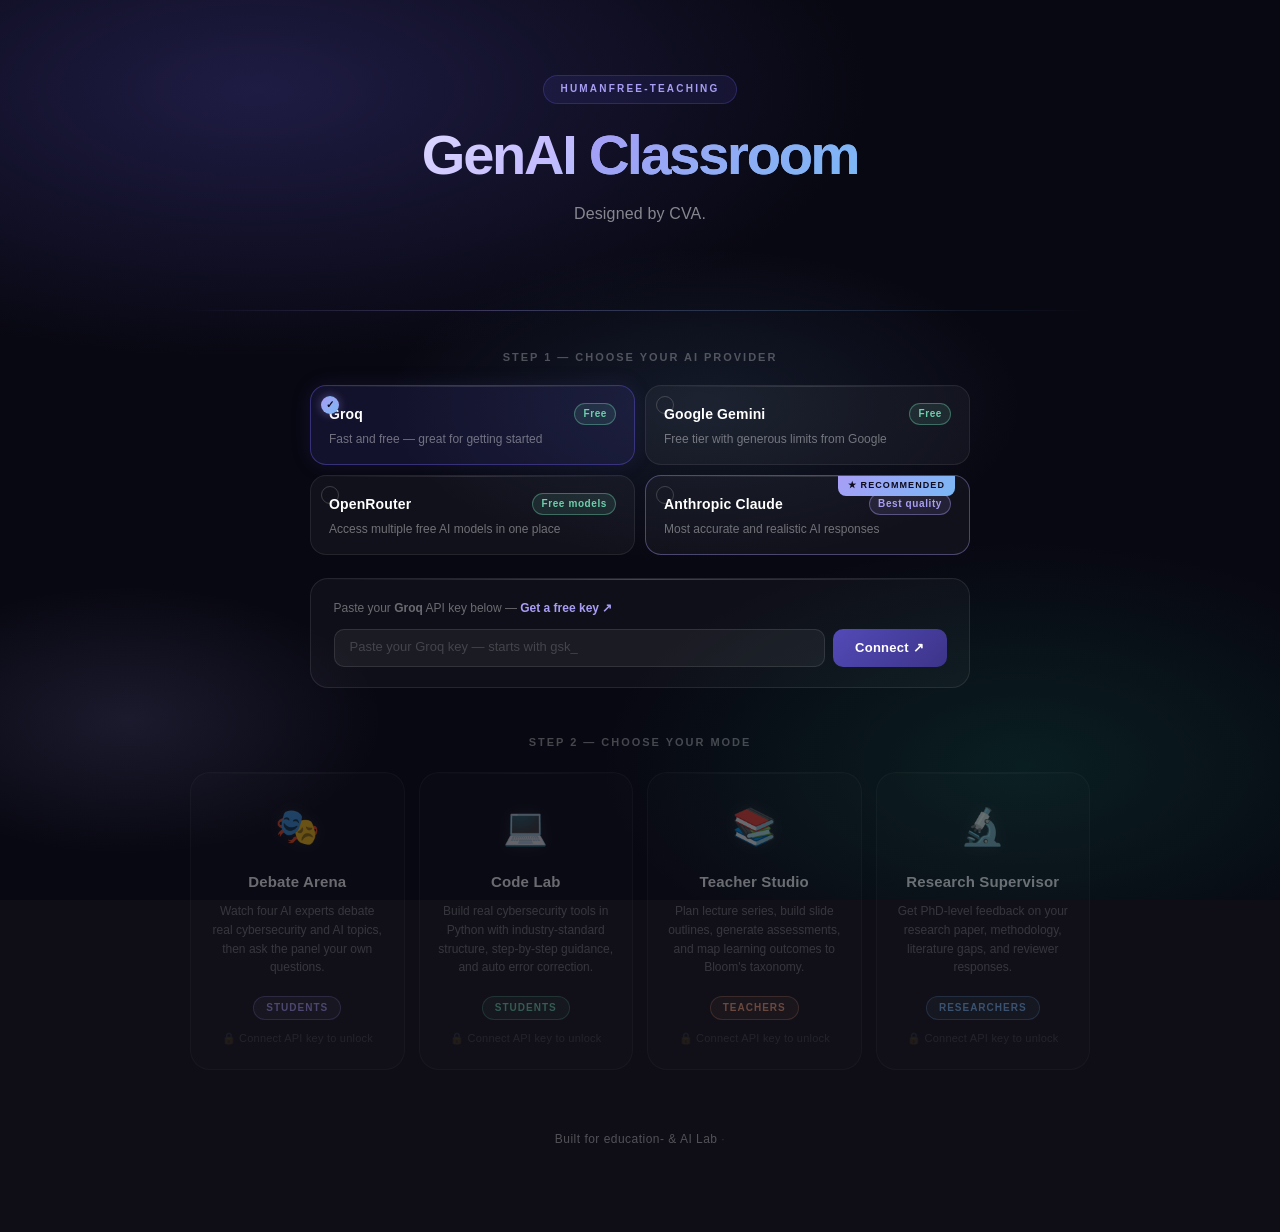
<file: lab.html>
<!DOCTYPE html>
<html lang="en">
<head>
  <meta charset="UTF-8" />
  <meta name="viewport" content="width=device-width, initial-scale=1.0" />
  <title>Code Lab — GenAI Classroom</title>
  <link rel="stylesheet" href="style/main.css" />
  <link rel="stylesheet" href="style/lab.css" />
</head>
<body>

<div class="app-wrapper">

  <!-- ── Top nav ───────────────────────────────────────────── -->
  <nav class="top-nav">
    <a href="/" class="nav-back">← Home</a>
    <div class="nav-center">
      <span class="nav-logo">GenAI Classroom</span>
      <span class="nav-mode lab-mode">💻 Code Lab</span>
    </div>
    <div class="nav-right">
      <span class="nav-provider" id="navProvider">—</span>
    </div>
  </nav>


  <!-- ── Page header ───────────────────────────────────────── -->
  <div class="page-header">
    <h1>Code <span>Lab</span></h1>
    <p class="page-tagline">
      Build real cybersecurity tools in Python with industry-standard
      structure, step-by-step guidance, and AI-powered error correction.
    </p>
  </div>

  <div class="header-divider"></div>


  <!-- ── Two column layout ─────────────────────────────────── -->
  <div class="lab-layout">

    <!-- ── Left panel: controls ──────────────────────────── -->
    <div class="lab-left">

      <!-- Project picker -->
      <div class="lab-card">
        <div class="lab-card-title">🎯 Choose a project</div>
        <div class="project-grid" id="projectGrid">

          <div class="project-item selected" data-project="fraud"
               onclick="LAB.selectProject('fraud', this)">
            <span class="project-icon">🔍</span>
            <span class="project-name">Fraud Detection</span>
          </div>

          <div class="project-item" data-project="ids"
               onclick="LAB.selectProject('ids', this)">
            <span class="project-icon">🛡️</span>
            <span class="project-name">Intrusion Detection</span>
          </div>

          <div class="project-item" data-project="malware"
               onclick="LAB.selectProject('malware', this)">
            <span class="project-icon">🦠</span>
            <span class="project-name">Malware Classifier</span>
          </div>

          <div class="project-item" data-project="anomaly"
               onclick="LAB.selectProject('anomaly', this)">
            <span class="project-icon">📡</span>
            <span class="project-name">Network Anomaly</span>
          </div>

          <div class="project-item" data-project="phishing"
               onclick="LAB.selectProject('phishing', this)">
            <span class="project-icon">🎣</span>
            <span class="project-name">Phishing Detector</span>
          </div>

          <div class="project-item" data-project="custom"
               onclick="LAB.selectProject('custom', this)">
            <span class="project-icon">✏️</span>
            <span class="project-name">Custom Project</span>
          </div>

        </div>

        <!-- Custom project input -->
        <div id="customInput" class="custom-input hidden">
          <input
            type="text"
            id="customProjectName"
            placeholder="Describe your project e.g. Password strength checker..."
          />
        </div>
      </div>


      <!-- Mode selector -->
      <div class="lab-card">
        <div class="lab-card-title">⚙️ What do you need?</div>
        <div class="mode-list">

          <div class="mode-item selected" data-mode="generate"
               onclick="LAB.selectMode('generate', this)">
            <span class="mode-item-icon">🏗️</span>
            <div class="mode-item-text">
              <div class="mode-item-title">Generate full project</div>
              <div class="mode-item-desc">
                Complete Python code with industry structure
              </div>
            </div>
          </div>

          <div class="mode-item" data-mode="stepbystep"
               onclick="LAB.selectMode('stepbystep', this)">
            <span class="mode-item-icon">👣</span>
            <div class="mode-item-text">
              <div class="mode-item-title">Step by step</div>
              <div class="mode-item-desc">
                Build it one step at a time with explanations
              </div>
            </div>
          </div>

          <div class="mode-item" data-mode="fixerror"
               onclick="LAB.selectMode('fixerror', this)">
            <span class="mode-item-icon">🔧</span>
            <div class="mode-item-text">
              <div class="mode-item-title">Fix my error</div>
              <div class="mode-item-desc">
                Paste your error and get it corrected
              </div>
            </div>
          </div>

          <div class="mode-item" data-mode="review"
               onclick="LAB.selectMode('review', this)">
            <span class="mode-item-icon">🔎</span>
            <div class="mode-item-text">
              <div class="mode-item-title">Review my code</div>
              <div class="mode-item-desc">
                Security audit and best practice feedback
              </div>
            </div>
          </div>

        </div>
      </div>


      <!-- Error / code input -->
      <div class="lab-card" id="inputCard">
        <div class="lab-card-title" id="inputCardTitle">
          📋 Paste your code or error
        </div>
        <textarea
          id="codeInput"
          placeholder="Paste your Python code or error message here..."
          rows="8"
          spellcheck="false"
        ></textarea>
      </div>


      <!-- Generate button -->
      <!-- Prompt refiner -->
      <div class="refiner-card">
        <div class="refiner-title">💡 Not sure what to ask?</div>
        <div class="refiner-sub">
          Describe your idea in plain words — we will convert it
          into a proper prompt for you.
        </div>
        <textarea
          id="roughIdea"
          rows="3"
          placeholder="e.g. I want to build something that detects if an email is fake or real..."
          spellcheck="false"
        ></textarea>
        <button class="refine-btn" id="refineBtn"
                onclick="LAB.refineIdea()">
          Refine my idea ↗
        </button>
        <div id="refinedBox" class="refined-box hidden">
          <div class="refined-label">Refined prompt</div>
          <div class="refined-text" id="refinedText"></div>
         <div class="refined-actions">
            <button class="use-btn" onclick="LAB.useRefined()">
              Use this ↗
            </button>
            <button class="discard-btn" onclick="LAB.discardRefined()">
              Discard
            </button>
            <button class="clear-btn" onclick="LAB.clearRefiner()">
              Ask another ↺
            </button>
          </div>
        </div>
      </div>

      <!-- Generate button -->
      <button class="lab-btn" id="labBtn" onclick="LAB.run()">
        Generate Code ↗
      </button>
    </div>


    <!-- ── Right panel: output ────────────────────────────── -->
    <div class="lab-right">

      <!-- Output header -->
      <div class="output-header">
        <div class="output-title" id="outputTitle">Output</div>
        <button class="copy-btn hidden" id="copyBtn"
                onclick="LAB.copyOutput()">
          Copy all
        </button>
      </div>

      <!-- Output feed -->
      <div class="output-feed" id="outputFeed">
        <div class="output-empty">
          Choose a project and mode on the left,
          then press <strong>Generate</strong>.
        </div>
      </div>

    </div>

  </div>

</div>


<!-- ── Scripts ───────────────────────────────────────────── -->
<script src="config.js"></script>
<script src="api.js"></script>
<script src="modules/lab.js"></script>
<script>

document.addEventListener("DOMContentLoaded", () => {
  const key      = localStorage.getItem("genai_api_key");
  const provider = localStorage.getItem("genai_provider");
  if (!key || !provider) {
    window.location.href = "/";
    return;
  }
  API.setKey(key, provider);
  document.getElementById("navProvider").textContent =
    CONFIG.providers[provider]?.label || provider;
  LAB.init();
});

</script>

</body>
</html>
</file>
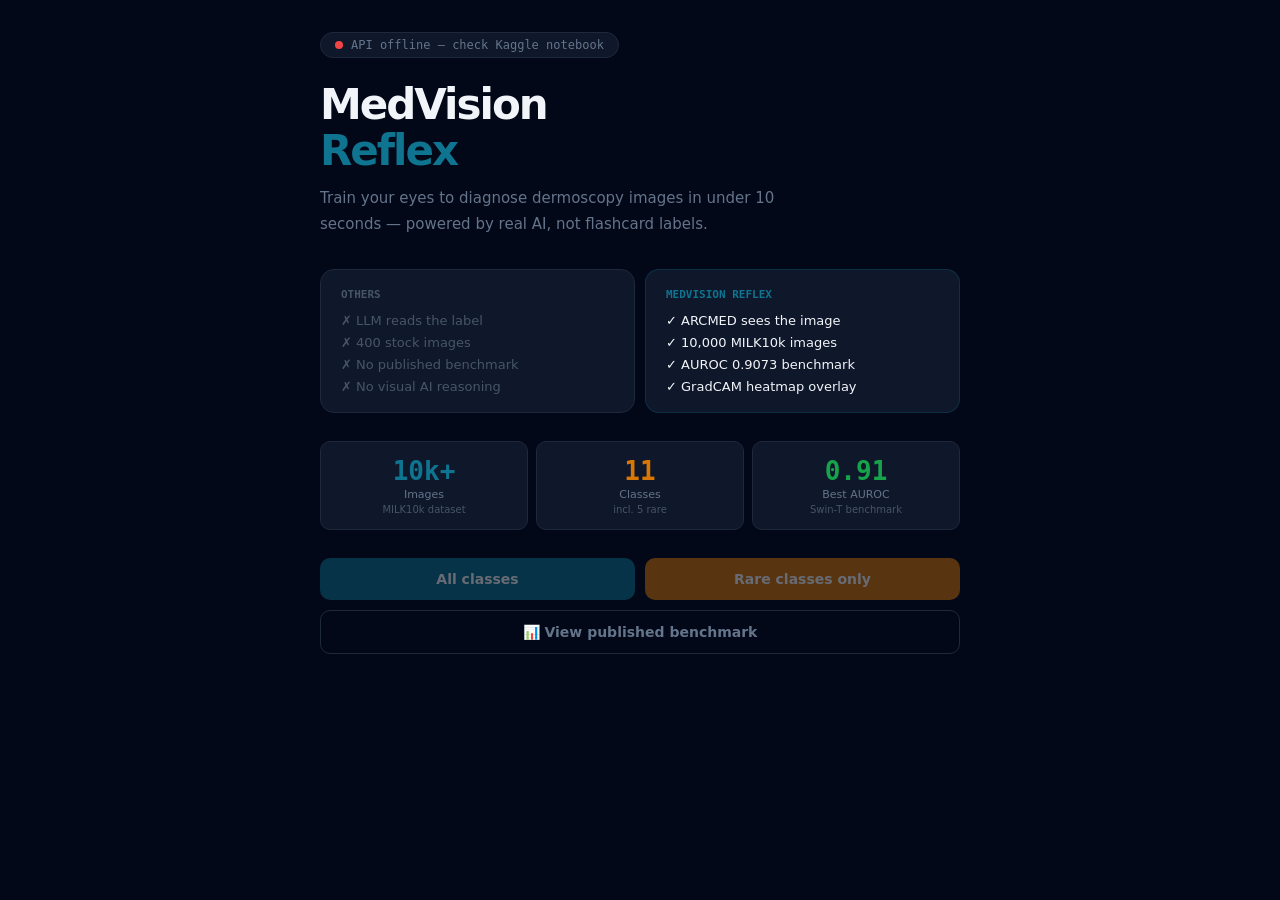
<file: medvision.html>
<!DOCTYPE html>
<html lang="en">
<head>
<meta charset="UTF-8"/>
<meta name="viewport" content="width=device-width, initial-scale=1.0"/>
<title>MedVision Reflex — Visual Diagnostic Training</title>
<meta name="description" content="Train your eyes to diagnose dermoscopy images in under 10 seconds — powered by ARCMED AI, not flashcard labels."/>
<style>
  *, *::before, *::after { box-sizing: border-box; margin: 0; padding: 0; }

  :root {
    --bg:       #020817;
    --surface:  #0f172a;
    --surface2: #0a0f1e;
    --border:   #1e293b;
    --text:     #f1f5f9;
    --muted:    #64748b;
    --dim:      #475569;
    --teal:     #0e7490;
    --teal-h:   #0c6a83;
    --green:    #16a34a;
    --amber:    #d97706;
    --red:      #dc2626;
    --radius:   10px;
    --radius-lg:14px;
  }

  body {
    background: var(--bg);
    color: var(--text);
    font-family: system-ui, -apple-system, sans-serif;
    min-height: 100vh;
  }

  .screen { display: none; }
  .screen.active { display: block; }

  .container { max-width: 680px; margin: 0 auto; padding: 32px 20px; }

  .btn {
    border: none; border-radius: var(--radius); padding: 13px 20px;
    font-size: 14px; font-weight: 600; cursor: pointer;
    width: 100%; transition: background 0.15s; font-family: inherit;
  }
  .btn-primary { background: var(--teal); color: #fff; }
  .btn-primary:hover:not(:disabled) { background: var(--teal-h); }
  .btn-primary:disabled { opacity: 0.4; cursor: default; }
  .btn-amber { background: var(--amber); color: #fff; }
  .btn-amber:hover:not(:disabled) { background: #b45309; }
  .btn-amber:disabled { opacity: 0.4; cursor: default; }
  .btn-ghost {
    background: transparent; color: var(--muted);
    border: 1px solid var(--border); width: auto; padding: 7px 14px;
  }
  .btn-ghost:hover { color: var(--text); border-color: var(--dim); }

  .card {
    background: var(--surface); border: 1px solid var(--border);
    border-radius: var(--radius-lg); padding: 18px 20px;
  }

  .mono { font-family: monospace; }

  .grid2 { display: grid; grid-template-columns: 1fr 1fr; gap: 10px; }
  .grid3 { display: grid; grid-template-columns: repeat(3,1fr); gap: 8px; }

  .status-bar {
    display: inline-flex; align-items: center; gap: 8px;
    background: var(--surface); border: 1px solid var(--border);
    border-radius: 999px; padding: 5px 14px; margin-bottom: 24px;
  }
  .dot { width: 8px; height: 8px; border-radius: 50%; flex-shrink: 0; }

  .stat-card {
    background: var(--surface); border: 1px solid var(--border);
    border-radius: var(--radius); padding: 14px; text-align: center;
  }
  .stat-val { font-size: 26px; font-weight: 800; font-family: monospace; }
  .stat-lbl { font-size: 11px; color: var(--muted); margin-top: 2px; }
  .stat-sub { font-size: 10px; color: var(--dim); margin-top: 3px; }

  /* Drill screen */
  .drill-topbar {
    display: flex; align-items: center; justify-content: space-between;
    padding: 14px 20px; border-bottom: 1px solid var(--border);
    background: var(--surface2); position: sticky; top: 0; z-index: 10;
  }

  .progress-track {
    height: 3px; background: var(--border); border-radius: 3px; margin: 0 20px;
  }
  .progress-fill {
    height: 100%; background: var(--teal); border-radius: 3px;
    transition: width 0.3s ease;
  }

  .img-wrap {
    position: relative; width: 100%; max-width: 340px;
    margin: 24px auto 20px; aspect-ratio: 1;
    border-radius: var(--radius-lg); overflow: hidden;
    border: 1px solid var(--border); background: var(--surface);
  }
  .img-wrap img { width: 100%; height: 100%; object-fit: cover; display: block; }
  .img-spinner {
    position: absolute; inset: 0; display: flex;
    align-items: center; justify-content: center;
  }
  .spinner {
    width: 32px; height: 32px; border: 3px solid var(--border);
    border-top-color: var(--teal); border-radius: 50%;
    animation: spin 0.8s linear infinite;
  }
  @keyframes spin { to { transform: rotate(360deg); } }
  @keyframes fadeUp {
    from { opacity: 0; transform: translateY(8px); }
    to   { opacity: 1; transform: translateY(0); }
  }
  .fade-up { animation: fadeUp 0.35s ease; }

  .badge-rare {
    position: absolute; top: 10px; left: 10px;
    background: rgba(217,119,6,0.15); border: 1px solid var(--amber);
    border-radius: 6px; padding: 3px 8px;
    font-size: 11px; color: var(--amber); font-weight: 600;
  }
  .gradcam-badge {
    position: absolute; top: 10px; right: 10px;
    background: rgba(0,0,0,0.65); border-radius: 5px;
    padding: 3px 8px; font-size: 10px; color: #22d3ee;
    font-family: monospace; display: none;
  }
  .revealing-overlay {
    position: absolute; inset: 0; background: rgba(0,0,0,0.6);
    display: flex; align-items: center; justify-content: center;
  }

  .opt-btn {
    background: var(--surface); border: 1px solid var(--border);
    border-radius: var(--radius); padding: 14px 16px; cursor: pointer;
    text-align: left; transition: all 0.15s; font-family: inherit;
    width: 100%;
  }
  .opt-btn:hover:not(:disabled) { border-color: var(--teal); }
  .opt-btn:disabled { cursor: default; }
  .opt-btn.correct { border-color: var(--green); background: rgba(22,163,74,0.08); }
  .opt-btn.wrong   { border-color: var(--red);   background: rgba(220,38,38,0.08); }
  .opt-label { font-size: 12px; font-weight: 700; font-family: monospace; }
  .opt-sub   { font-size: 11px; color: var(--muted); margin-top: 3px; }

  .bar-track { background: var(--border); border-radius: 4px; height: 5px; margin-top: 4px; }
  .bar-fill  { height: 100%; border-radius: 4px; transition: width 0.4s ease; }

  .reveal-banner {
    border-radius: var(--radius-lg); padding: 18px 20px; margin-bottom: 12px;
    border-width: 1px; border-style: solid;
  }
  .reveal-correct { background: rgba(5,46,22,0.3); border-color: rgba(22,163,74,0.3); }
  .reveal-wrong   { background: rgba(45,10,10,0.3); border-color: rgba(220,38,38,0.3); }

  .section-label {
    font-size: 11px; font-family: monospace; letter-spacing: 0.5px;
    font-weight: 700; margin-bottom: 10px;
  }

  .explain-block {
    border-left: 3px solid; border-radius: 0 var(--radius) var(--radius) 0;
    padding: 10px 14px; margin-top: 10px;
  }

  /* Benchmark table */
  .bench-row {
    display: grid; grid-template-columns: 2fr 1fr 1fr 1fr;
    padding: 10px 16px; border-bottom: 1px solid #0f172a;
    font-size: 12px; font-family: monospace;
  }
  .bench-row:last-child { border-bottom: none; }
  .bench-row.best { background: #0a1628; }

  @media (max-width: 500px) {
    .grid2 { grid-template-columns: 1fr; }
    .grid3 { grid-template-columns: 1fr 1fr; }
  }
</style>
</head>
<body>

<!-- ── HOME ─────────────────────────────────────────────── -->
<div class="screen active" id="screen-home">
<div class="container">
  <div class="status-bar">
    <span class="dot" id="status-dot" style="background:#ef4444;"></span>
    <span class="mono" id="status-label" style="font-size:12px;color:var(--muted);">Connecting to ARCMED API…</span>
  </div>

  <h1 style="font-size:42px;font-weight:900;letter-spacing:-2px;line-height:1.1;margin-bottom:12px;">
    MedVision<br><span style="color:var(--teal);">Reflex</span>
  </h1>
  <p style="color:var(--muted);font-size:15px;line-height:1.7;margin-bottom:32px;max-width:480px;">
    Train your eyes to diagnose dermoscopy images in under 10 seconds —
    powered by real AI, not flashcard labels.
  </p>

  <div class="grid2" style="margin-bottom:28px;">
    <div class="card">
      <div style="font-size:11px;color:var(--dim);font-weight:700;font-family:monospace;margin-bottom:12px;">OTHERS</div>
      <div style="display:flex;flex-direction:column;gap:7px;font-size:13px;color:var(--dim);">
        <span>✗ LLM reads the label</span>
        <span>✗ 400 stock images</span>
        <span>✗ No published benchmark</span>
        <span>✗ No visual AI reasoning</span>
      </div>
    </div>
    <div class="card" style="border-color:#0e749044;">
      <div style="font-size:11px;color:var(--teal);font-weight:700;font-family:monospace;margin-bottom:12px;">MEDVISION REFLEX</div>
      <div style="display:flex;flex-direction:column;gap:7px;font-size:13px;color:var(--text);">
        <span>✓ ARCMED sees the image</span>
        <span>✓ 10,000 MILK10k images</span>
        <span>✓ AUROC 0.9073 benchmark</span>
        <span>✓ GradCAM heatmap overlay</span>
      </div>
    </div>
  </div>

  <div class="grid3" style="margin-bottom:28px;">
    <div class="stat-card"><div class="stat-val" style="color:var(--teal);">10k+</div><div class="stat-lbl">Images</div><div class="stat-sub">MILK10k dataset</div></div>
    <div class="stat-card"><div class="stat-val" style="color:var(--amber);">11</div><div class="stat-lbl">Classes</div><div class="stat-sub">incl. 5 rare</div></div>
    <div class="stat-card"><div class="stat-val" style="color:var(--green);">0.91</div><div class="stat-lbl">Best AUROC</div><div class="stat-sub">Swin-T benchmark</div></div>
  </div>

  <div class="grid2" style="margin-bottom:10px;">
    <button class="btn btn-primary" id="btn-all" onclick="startDrill('all')" disabled>All classes</button>
    <button class="btn btn-amber" id="btn-rare" onclick="startDrill('rare')" disabled>Rare classes only</button>
  </div>
  <button class="btn btn-ghost" id="btn-bench" onclick="showScreen('benchmark')" disabled
    style="width:100%;padding:13px;">📊 View published benchmark</button>
</div>
</div>

<!-- ── DRILL ─────────────────────────────────────────────── -->
<div class="screen" id="screen-drill">
  <div class="drill-topbar">
    <button class="btn btn-ghost" onclick="showScreen('home')" style="font-size:13px;">← Home</button>
    <div style="display:flex;align-items:center;gap:18px;">
      <span class="mono" id="q-counter" style="font-size:13px;color:var(--muted);">Q 1/10</span>
      <span style="font-size:13px;color:var(--green);" id="score-display">✓ 0</span>
      <span style="font-size:13px;color:var(--amber);display:none;" id="streak-display"></span>
    </div>
    <svg width="52" height="52" id="timer-svg" style="transform:rotate(-90deg);">
      <circle cx="26" cy="26" r="22" fill="none" stroke="#1e293b" stroke-width="4"/>
      <circle cx="26" cy="26" r="22" fill="none" stroke="#0e7490" stroke-width="4"
        stroke-dasharray="138.2" stroke-dashoffset="0" id="timer-circle"
        style="transition:stroke-dashoffset 0.9s linear,stroke 0.3s;"/>
      <text x="26" y="26" text-anchor="middle" dominant-baseline="central" id="timer-text"
        style="transform:rotate(90deg);transform-origin:26px 26px;
               font-family:monospace;font-size:14px;font-weight:700;fill:#0e7490;">10</text>
    </svg>
  </div>

  <div class="progress-track" style="margin:0;">
    <div class="progress-fill" id="progress-bar" style="width:10%;"></div>
  </div>

  <div style="padding:0 20px;">
    <div class="img-wrap" id="img-wrap">
      <div class="img-spinner" id="img-spinner"><div class="spinner"></div></div>
      <img id="drill-img" style="display:none;" alt="Dermoscopy image for diagnosis"/>
      <img id="gradcam-img" style="position:absolute;inset:0;width:100%;height:100%;object-fit:cover;display:none;opacity:0;transition:opacity 0.5s;" alt="GradCAM attention heatmap"/>
      <div class="badge-rare" id="rare-badge" style="display:none;">RARE CLASS</div>
      <div class="gradcam-badge" id="gradcam-badge">GradCAM — ARCMED attention</div>
    </div>

    <div class="grid2" id="options-grid" style="margin-bottom:16px;"></div>

    <div id="reveal-panel" style="display:none;">
      <div id="result-banner" class="reveal-banner fade-up"></div>
      <div id="scores-panel" class="card fade-up" style="display:none;margin-bottom:10px;"></div>
      <div id="explanation-panel" class="card fade-up" style="display:none;margin-bottom:10px;"></div>
      <button class="btn btn-primary" id="next-btn" onclick="nextQuestion()" style="margin-bottom:24px;">
        Next question →
      </button>
    </div>
  </div>
</div>

<!-- ── RESULTS ────────────────────────────────────────────── -->
<div class="screen" id="screen-results">
<div class="container" style="text-align:center;">
  <div id="res-emoji" style="font-size:56px;margin-bottom:10px;">🎯</div>
  <h2 id="res-title" style="font-size:30px;font-weight:800;margin-bottom:6px;"></h2>
  <div id="res-pct" class="mono" style="font-size:52px;font-weight:900;color:var(--teal);margin:8px 0;"></div>
  <div id="res-sub" style="color:var(--muted);margin-bottom:28px;"></div>

  <div class="grid3" style="margin-bottom:20px;">
    <div class="stat-card"><div class="stat-val" id="res-correct" style="color:var(--green);">0</div><div class="stat-lbl">Correct</div></div>
    <div class="stat-card"><div class="stat-val" id="res-streak" style="color:var(--amber);">0</div><div class="stat-lbl">Best streak</div></div>
    <div class="stat-card"><div class="stat-val" id="res-score" style="color:var(--teal);">0%</div><div class="stat-lbl">Score</div></div>
  </div>

  <div id="weak-panel" class="card" style="text-align:left;margin-bottom:20px;display:none;">
    <div class="section-label" style="color:var(--red);">YOUR WEAK SPOTS — FOCUS NEXT</div>
    <div id="weak-list"></div>
  </div>

  <div class="grid2" style="margin-bottom:10px;">
    <button class="btn btn-primary" id="restart-btn">Train again</button>
    <button class="btn btn-ghost" onclick="showScreen('home')" style="width:100%;">Home</button>
  </div>
  <button class="btn btn-ghost" onclick="showScreen('benchmark')" style="width:100%;">📊 View research benchmark</button>
</div>
</div>

<!-- ── BENCHMARK ──────────────────────────────────────────── -->
<div class="screen" id="screen-benchmark">
<div class="container">
  <button class="btn btn-ghost" onclick="showScreen('home')" style="margin-bottom:24px;font-size:13px;">← Home</button>

  <h2 style="font-size:28px;font-weight:800;margin-bottom:4px;">Published benchmark</h2>
  <p style="color:var(--muted);font-size:14px;margin-bottom:24px;">
    RareDerm Phase 1 — 12 models on MILK10k (5,240 samples, 11 classes)
  </p>

  <div class="card" style="border-left:4px solid var(--amber);border-radius:0 var(--radius-lg) var(--radius-lg) 0;margin-bottom:20px;">
    <div class="section-label" style="color:var(--amber);">KEY FINDING</div>
    <p style="font-size:13px;line-height:1.7;color:#cbd5e1;">
      Micro AUROC (0.94–0.96) is misleadingly high across all 12 models.
      Rare AUROC (0.84–0.91) reveals dangerous rare class failures invisible to standard metrics.
    </p>
  </div>

  <div class="card" style="padding:0;overflow:hidden;margin-bottom:20px;">
    <div class="bench-row" style="border-bottom:1px solid var(--border);">
      <span style="color:var(--dim);">MODEL</span>
      <span style="color:var(--green);">MACRO</span>
      <span style="color:var(--dim);">MICRO</span>
      <span style="color:var(--amber);">RARE</span>
    </div>
    <div id="bench-table"></div>
  </div>

  <div class="grid3" style="margin-bottom:20px;">
    <div class="stat-card"><div class="stat-val" style="color:var(--dim);font-size:20px;">0.631</div><div class="stat-lbl">SAM2 Dice</div><div class="stat-sub">Baseline</div></div>
    <div class="stat-card"><div class="stat-val" style="color:var(--green);font-size:20px;">0.804</div><div class="stat-lbl">LoRA DINO Dice</div><div class="stat-sub">Δ +17.8%</div></div>
    <div class="stat-card"><div class="stat-val" style="color:var(--teal);font-size:20px;">0.885</div><div class="stat-lbl">ARCMED MA AUROC</div><div class="stat-sub">Δ +3.3%</div></div>
  </div>

  <div class="card">
    <div class="section-label" style="color:var(--teal);">PAPER CONTRIBUTIONS (MIA / JBHI target)</div>
    <div style="display:flex;flex-direction:column;gap:10px;">
      <div style="display:flex;gap:10px;font-size:13px;"><span style="color:var(--teal);flex-shrink:0;font-weight:700;">C1</span><span style="color:#94a3b8;">First benchmark revealing Rare vs Micro AUROC gap on MILK10k (12 models)</span></div>
      <div style="display:flex;gap:10px;font-size:13px;"><span style="color:var(--teal);flex-shrink:0;font-weight:700;">C2</span><span style="color:#94a3b8;">LoRA-tuned Grounding DINO improves segmentation Dice +17.8%</span></div>
      <div style="display:flex;gap:10px;font-size:13px;"><span style="color:var(--teal);flex-shrink:0;font-weight:700;">C3</span><span style="color:#94a3b8;">Mask-aware ARCMED V3 improves classification AUROC +3.3%</span></div>
      <div style="display:flex;gap:10px;font-size:13px;"><span style="color:var(--teal);flex-shrink:0;font-weight:700;">C4</span><span style="color:#94a3b8;">Faithfulness analysis reveals background bias in high-AUROC models (PG=14.5%)</span></div>
    </div>
  </div>
</div>
</div>

<script>
const BACKEND  = "https://solomon-specifically-strikes-portland.trycloudflare.com";
const TIMER_S  = 10;
const TOTAL_Q  = 10;
const RARE     = ["MAL_OTH","VASC","INF","DF","BEN_OTH"];
const COLORS   = {
  AKIEC:"#d97706",BCC:"#ef4444",BEN_OTH:"#10b981",BKL:"#6366f1",
  DF:"#8b5cf6",INF:"#ec4899",MAL_OTH:"#dc2626",MEL:"#991b1b",
  NV:"#059669",SCCKA:"#d97706",VASC:"#0ea5e9"
};
const MODELS = [
  ["Swin-T",0.9073,0.9570,0.9138],["EfficientNet-B3",0.8999,0.9606,0.8938],
  ["RegNetY-8GF",0.8948,0.9525,0.8970],["ConvNeXt-T",0.8940,0.9543,0.9006],
  ["EffNet-B3+Meta",0.8892,0.9509,0.9065],["MaxViT-T",0.8831,0.9515,0.8700],
  ["DenseNet-121",0.8826,0.9566,0.8671],["ResNet-50",0.8769,0.9542,0.8656],
  ["EfficientNetV2-S",0.8760,0.9500,0.8704],["ARCMED-V3+HNM",0.8632,0.9481,0.8528],
  ["ViT-B/16",0.8623,0.9400,0.8852],["ARCMED-V3",0.8515,0.9471,0.8270],
];

let S = {
  mode:"all", qNum:1, correct:0, total:0,
  streak:0, best:0, weak:{},
  img:null, timer:null, timeLeft:TIMER_S, phase:"idle"
};

// ── Navigation ────────────────────────────────────────────
function showScreen(id) {
  document.querySelectorAll(".screen").forEach(s=>s.classList.remove("active"));
  document.getElementById("screen-"+id).classList.add("active");
  if(id==="benchmark") renderBenchmark();
}

// ── Health check ──────────────────────────────────────────
async function checkHealth() {
  try {
    const r = await fetch(BACKEND+"/health",{signal:AbortSignal.timeout(6000)});
    if(r.ok) {
      document.getElementById("status-dot").style.cssText="background:#16a34a;box-shadow:0 0 6px #16a34a;";
      document.getElementById("status-label").textContent="ARCMED API online";
      ["btn-all","btn-rare","btn-bench"].forEach(id=>document.getElementById(id).disabled=false);
    } else setOffline();
  } catch { setOffline(); }
}
function setOffline() {
  document.getElementById("status-dot").style.background="#ef4444";
  document.getElementById("status-label").textContent="API offline — check Kaggle notebook";
}

// ── Drill ─────────────────────────────────────────────────
function startDrill(mode) {
  S = { mode, qNum:1, correct:0, total:0, streak:0, best:0, weak:{}, img:null, timer:null, timeLeft:TIMER_S, phase:"idle" };
  showScreen("drill");
  loadQuestion();
}

async function loadQuestion() {
  S.phase="loading";
  clearInterval(S.timer);
  document.getElementById("img-spinner").style.display="flex";
  document.getElementById("drill-img").style.display="none";
  document.getElementById("gradcam-img").style.display="none";
  document.getElementById("gradcam-img").style.opacity="0";
  document.getElementById("gradcam-badge").style.display="none";
  document.getElementById("reveal-panel").style.display="none";
  document.getElementById("rare-badge").style.display="none";
  document.getElementById("options-grid").innerHTML="";
  document.getElementById("timer-svg").style.opacity="1";
  document.getElementById("q-counter").textContent=`Q ${S.qNum}/${TOTAL_Q}`;
  document.getElementById("progress-bar").style.width=`${(S.qNum/TOTAL_Q)*100}%`;

  try {
    const r = await fetch(`${BACKEND}/random_image?mode=${S.mode}`);
    const d = await r.json();
    S.img = d;
    const img = document.getElementById("drill-img");
    img.onload = () => {
      document.getElementById("img-spinner").style.display="none";
      img.style.display="block";
      if(d.is_rare) document.getElementById("rare-badge").style.display="block";
      renderOptions(d.options, d.true_label);
      startTimer();
      S.phase="question";
    };
    img.src = `data:image/jpeg;base64,${d.image_b64}`;
  } catch(e) {
    document.getElementById("img-spinner").innerHTML=
      "<span style='font-size:12px;color:var(--muted);padding:10px;text-align:center;'>Connection error.<br>Is Kaggle still running?</span>";
  }
}

function renderOptions(opts, trueLabel) {
  const grid = document.getElementById("options-grid");
  opts.forEach(opt => {
    const btn = document.createElement("button");
    btn.className="opt-btn";
    btn.innerHTML=`<div class="opt-label" style="color:${COLORS[opt]||'#94a3b8'};">${opt}</div>
      <div class="opt-sub">${RARE.includes(opt)?"⚠ Rare":"Common"}</div>`;
    btn.onclick=()=>handleAnswer(opt);
    grid.appendChild(btn);
  });
}

function startTimer() {
  S.timeLeft=TIMER_S;
  updateTimer();
  S.timer=setInterval(()=>{
    S.timeLeft--;
    updateTimer();
    if(S.timeLeft<=0){ clearInterval(S.timer); handleAnswer(null); }
  },1000);
}

function updateTimer() {
  const t=S.timeLeft, circ=138.2;
  const offset=circ*(1-t/TIMER_S);
  const color=t>TIMER_S*0.5?"#0e7490":t>TIMER_S*0.25?"#d97706":"#dc2626";
  document.getElementById("timer-circle").style.strokeDashoffset=offset;
  document.getElementById("timer-circle").style.stroke=color;
  document.getElementById("timer-text").style.fill=color;
  document.getElementById("timer-text").textContent=t;
}

async function handleAnswer(choice) {
  if(S.phase!=="question") return;
  S.phase="revealing";
  clearInterval(S.timer);
  document.getElementById("timer-svg").style.opacity="0.3";

  const trueLabel=S.img.true_label;
  const correct=choice===trueLabel;

  S.total++; 
  if(correct){S.correct++;S.streak++;S.best=Math.max(S.best,S.streak);}
  else{S.streak=0;S.weak[trueLabel]=(S.weak[trueLabel]||0)+1;}

  document.getElementById("score-display").textContent=`✓ ${S.correct}`;
  const sd=document.getElementById("streak-display");
  if(S.streak>=3){sd.style.display="inline";sd.textContent=`🔥 ${S.streak}`;}
  else sd.style.display="none";

  document.querySelectorAll(".opt-btn").forEach(btn=>{
    btn.disabled=true;
    const lbl=btn.querySelector(".opt-label").textContent.trim();
    if(lbl===trueLabel) btn.classList.add("correct");
    else if(lbl===choice&&!correct) btn.classList.add("wrong");
  });

  const banner=document.getElementById("result-banner");
  banner.className=`reveal-banner fade-up ${correct?"reveal-correct":"reveal-wrong"}`;
  banner.innerHTML=`
    <div style="display:flex;align-items:center;gap:12px;">
      <span style="font-size:24px;">${correct?"✅":"❌"}</span>
      <div>
        <div style="font-size:16px;font-weight:700;color:${correct?"var(--green)":"var(--red)"};">
          ${correct?"Correct!":"Incorrect"}
        </div>
        <div style="font-size:12px;color:var(--muted);margin-top:3px;">
          Answer: <span class="mono" style="color:${COLORS[trueLabel]||'#888'};font-weight:700;">${trueLabel}</span>
          ${choice===null?" (time up)":""}
        </div>
      </div>
    </div>`;

  document.getElementById("reveal-panel").style.display="block";
  document.getElementById("next-btn").textContent=
    S.qNum>=TOTAL_Q?"See results →":`Next question (${S.qNum}/${TOTAL_Q}) →`;

  // Call backend
  try {
    const blob=await fetch(`data:image/jpeg;base64,${S.img.image_b64}`).then(r=>r.blob());
    const form=new FormData();
    form.append("file",blob,"image.jpg");
    form.append("true_label",trueLabel);
    const resp=await fetch(`${BACKEND}/classify_and_explain`,{method:"POST",body:form});
    const data=await resp.json();

    // GradCAM
    if(data.gradcam_b64){
      const gi=document.getElementById("gradcam-img");
      gi.onload=()=>{gi.style.display="block";setTimeout(()=>{gi.style.opacity="1";},50);};
      gi.src=`data:image/png;base64,${data.gradcam_b64}`;
      document.getElementById("gradcam-badge").style.display="block";
    }

    // Scores
    if(data.all_scores){
      const sp=document.getElementById("scores-panel");
      sp.style.display="block";
      const sorted=Object.entries(data.all_scores).sort((a,b)=>b[1]-a[1]).slice(0,5);
      sp.innerHTML=`
        <div class="section-label" style="color:var(--muted);">ARCMED confidence scores</div>
        ${sorted.map(([cls,val])=>`
          <div style="margin-bottom:8px;">
            <div style="display:flex;justify-content:space-between;margin-bottom:3px;">
              <span class="mono" style="font-size:11px;color:${COLORS[cls]||'#888'};">
                ${cls}${RARE.includes(cls)?` <span style="color:var(--amber);font-size:10px;">RARE</span>`:""}
              </span>
              <span class="mono" style="font-size:11px;color:var(--muted);">${(val*100).toFixed(1)}%</span>
            </div>
            <div class="bar-track">
              <div class="bar-fill" style="width:${Math.min(val*100,100).toFixed(1)}%;background:${COLORS[cls]||'var(--teal)'};"></div>
            </div>
          </div>`).join("")}`;
    }

    // Explanation
    if(data.explanation){
      const exp=data.explanation;
      const ep=document.getElementById("explanation-panel");
      ep.style.display="block";
      ep.innerHTML=`
        <div class="section-label" style="color:var(--teal);">CLINICAL EXPLANATION</div>
        <p style="font-size:13px;color:#cbd5e1;line-height:1.7;margin-bottom:12px;">${exp.explanation||""}</p>
        ${exp.mnemonic?`
          <div class="explain-block" style="border-color:var(--teal);margin-bottom:10px;">
            <div style="font-size:10px;color:var(--teal);font-weight:700;margin-bottom:4px;">MNEMONIC</div>
            <div style="font-size:13px;color:var(--text);">${exp.mnemonic}</div>
          </div>`:""}
        ${exp.high_yield?.length?`
          <div style="margin-bottom:10px;">
            <div style="font-size:10px;color:var(--amber);font-weight:700;margin-bottom:6px;">HIGH-YIELD EXAM FACTS</div>
            ${exp.high_yield.map(f=>`
              <div style="display:flex;gap:8px;margin-bottom:5px;">
                <span style="color:var(--amber);flex-shrink:0;">→</span>
                <span style="font-size:13px;color:#94a3b8;">${f}</span>
              </div>`).join("")}
          </div>`:""}
        ${exp.pitfall?`
          <div class="explain-block" style="border-color:var(--red);">
            <div style="font-size:10px;color:var(--red);font-weight:700;margin-bottom:4px;">COMMON PITFALL</div>
            <div style="font-size:13px;color:#fca5a5;">${exp.pitfall}</div>
          </div>`:""}`;
    }
  } catch(e){ console.error("Backend error:",e); }

  S.phase="reveal";
}

function nextQuestion() {
  if(S.qNum>=TOTAL_Q){ showResults(); return; }
  S.qNum++;
  loadQuestion();
}

function showResults() {
  const pct=S.total>0?Math.round(S.correct/S.total*100):0;
  document.getElementById("res-emoji").textContent=pct>=80?"🎯":pct>=60?"📈":"🔁";
  document.getElementById("res-title").textContent=pct>=80?"Excellent reflexes":pct>=60?"Good progress":"Keep training";
  document.getElementById("res-pct").textContent=`${pct}%`;
  document.getElementById("res-sub").textContent=`${S.correct} / ${S.total} correct`;
  document.getElementById("res-correct").textContent=S.correct;
  document.getElementById("res-streak").textContent=S.best;
  document.getElementById("res-score").textContent=`${pct}%`;
  document.getElementById("restart-btn").onclick=()=>startDrill(S.mode);

  const weak=Object.entries(S.weak).sort((a,b)=>b[1]-a[1]).slice(0,3);
  if(weak.length>0){
    document.getElementById("weak-panel").style.display="block";
    document.getElementById("weak-list").innerHTML=weak.map(([cls,n])=>`
      <div style="display:flex;justify-content:space-between;align-items:center;margin-bottom:8px;">
        <div>
          <span class="mono" style="font-size:13px;font-weight:700;color:${COLORS[cls]||'#888'};">${cls}</span>
          ${RARE.includes(cls)?`<span style="margin-left:8px;font-size:10px;color:var(--amber);background:rgba(217,119,6,0.15);padding:2px 6px;border-radius:4px;">RARE</span>`:""}
        </div>
        <span style="font-size:13px;color:var(--red);">missed ${n}×</span>
      </div>`).join("");
  }
  showScreen("results");
}

function renderBenchmark() {
  document.getElementById("bench-table").innerHTML=MODELS.map(([name,macro,micro,rare],i)=>`
    <div class="bench-row${i===0?" best":""}">
      <span style="color:${i===0?"var(--teal)":"var(--muted);"};font-weight:${i===0?700:400};">
        ${name}${i===0?" ★":""}
      </span>
      <span style="color:var(--green);">${macro.toFixed(4)}</span>
      <span style="color:var(--dim);">${micro.toFixed(4)}</span>
      <span style="color:var(--amber);">${rare.toFixed(4)}</span>
    </div>`).join("");
}

// Init
checkHealth();
setInterval(checkHealth,30000);
renderBenchmark();
</script>
</body>
</html>
</file>
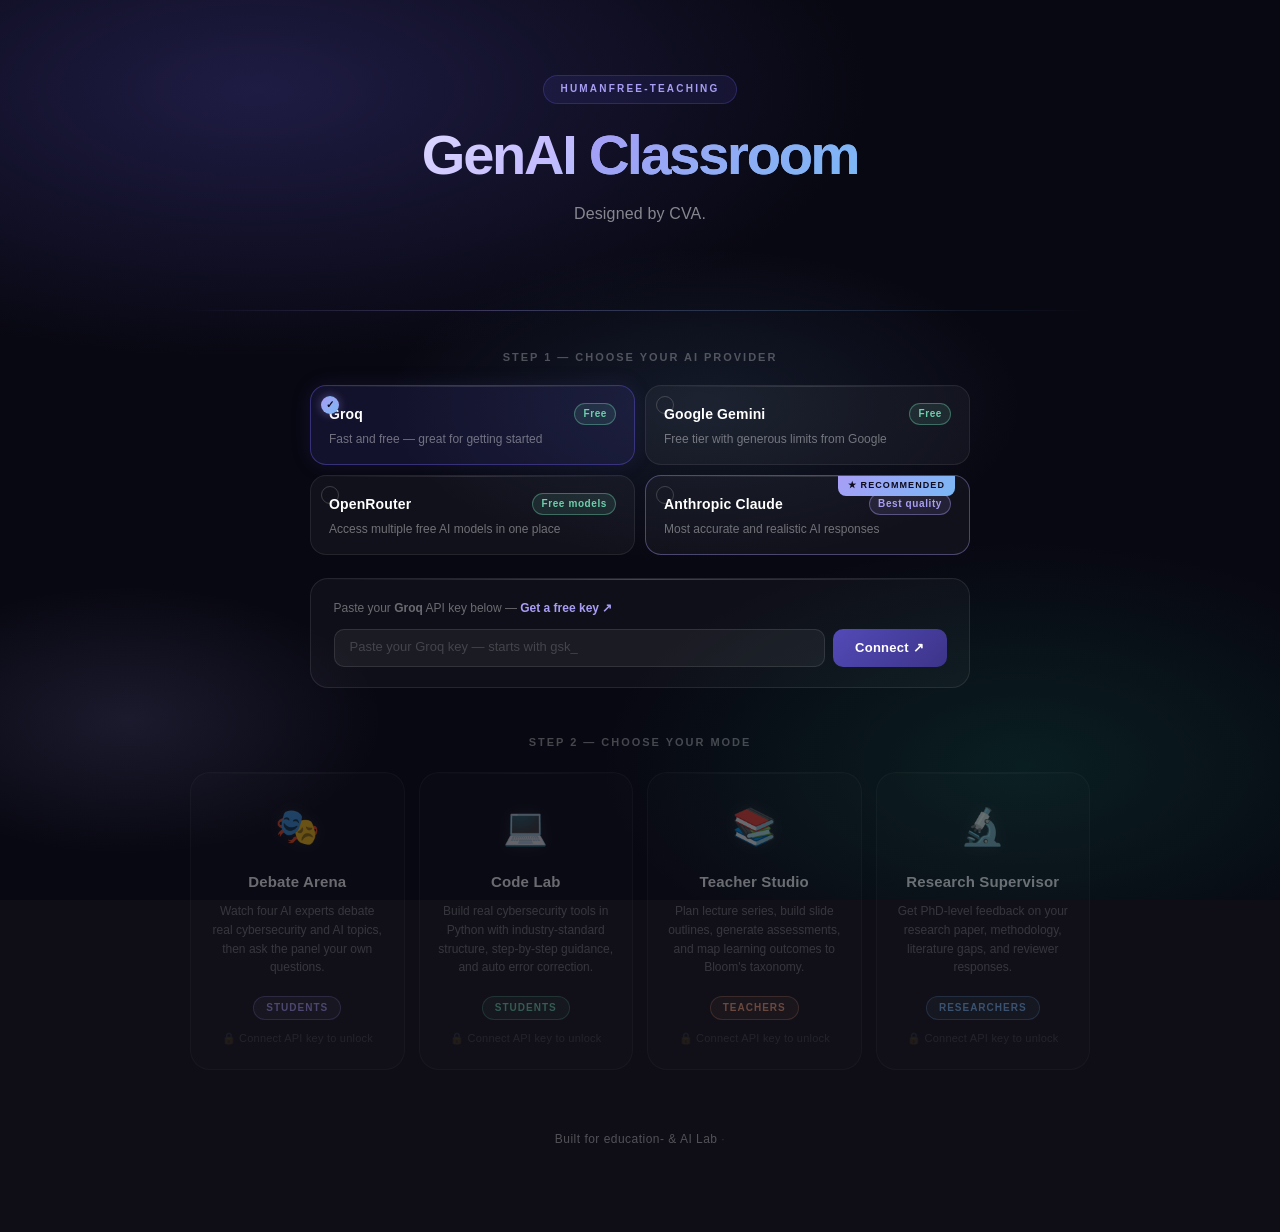
<file: research.html>
<!DOCTYPE html>
<html lang="en">
<head>
  <meta charset="UTF-8" />
  <meta name="viewport" content="width=device-width, initial-scale=1.0" />
  <title>Research Supervisor — GenAI Classroom</title>
  <link rel="stylesheet" href="style/main.css" />
  <link rel="stylesheet" href="style/research.css" />
</head>
<body>

<div class="app-wrapper">

  <!-- ── Top nav ───────────────────────────────────────────── -->
  <nav class="top-nav">
    <a href="/" class="nav-back">← Home</a>
    <div class="nav-center">
      <span class="nav-logo">GenAI Classroom</span>
      <span class="nav-mode research-mode">🔬 Research Supervisor</span>
    </div>
    <div class="nav-right">
      <span class="nav-provider" id="navProvider">—</span>
    </div>
  </nav>

  <!-- ── Page header ───────────────────────────────────────── -->
  <div class="page-header">
    <h1>Research <span>Supervisor</span></h1>
    <p class="page-tagline">
      From problem to paper — literature search, implementation,
      error correction, results analysis, and full paper generation.
    </p>
  </div>

  <div class="header-divider"></div>

  <!-- ── Two column layout ─────────────────────────────────── -->
  <div class="research-layout">

    <!-- ── Left panel ──────────────────────────────────────── -->
    <div class="research-left">

      <!-- Tool selector -->
      <div class="research-card">
        <div class="research-card-title">🛠️ Choose a tool</div>
        <div class="tool-list">

          <div class="tool-item" data-tool="implement"
               onclick="RESEARCH.selectTool('implement', this)">
            <span class="tool-icon">⚗️</span>
            <div class="tool-text">
              <div class="tool-title">Research Implementation</div>
              <div class="tool-desc">
                Problem → Literature → Code → Paper
              </div>
            </div>
          </div>

          <div class="tool-item selected" data-tool="structure"
               onclick="RESEARCH.selectTool('structure', this)">
            <span class="tool-icon">📐</span>
            <div class="tool-text">
              <div class="tool-title">Paper Structure Advisor</div>
              <div class="tool-desc">Review and improve your paper structure</div>
            </div>
          </div>

          <div class="tool-item" data-tool="litreview"
               onclick="RESEARCH.selectTool('litreview', this)">
            <span class="tool-icon">📚</span>
            <div class="tool-text">
              <div class="tool-title">Literature Gap Finder</div>
              <div class="tool-desc">Identify gaps and position your contribution</div>
            </div>
          </div>

          <div class="tool-item" data-tool="methodology"
               onclick="RESEARCH.selectTool('methodology', this)">
            <span class="tool-icon">🔭</span>
            <div class="tool-text">
              <div class="tool-title">Methodology Advisor</div>
              <div class="tool-desc">Get guidance on research design and methods</div>
            </div>
          </div>

          <div class="tool-item" data-tool="writing"
               onclick="RESEARCH.selectTool('writing', this)">
            <span class="tool-icon">✍️</span>
            <div class="tool-text">
              <div class="tool-title">Writing Reviewer</div>
              <div class="tool-desc">Academic tone, clarity, and contribution check</div>
            </div>
          </div>

          <div class="tool-item" data-tool="reviewer"
               onclick="RESEARCH.selectTool('reviewer', this)">
            <span class="tool-icon">💬</span>
            <div class="tool-text">
              <div class="tool-title">Reviewer Response Helper</div>
              <div class="tool-desc">Craft point-by-point responses to reviewers</div>
            </div>
          </div>

          <div class="tool-item" data-tool="abstract"
               onclick="RESEARCH.selectTool('abstract', this)">
            <span class="tool-icon">📝</span>
            <div class="tool-text">
              <div class="tool-title">Abstract Writer</div>
              <div class="tool-desc">Generate or improve your paper abstract</div>
            </div>
          </div>

        </div>
      </div>

      <!-- Dynamic input form -->
      <div class="research-card" id="inputForm">

        <!-- ── Research Implementation ── -->
        <div id="form-implement" class="hidden">

          <!-- Sub-step navigation -->
          <div class="substep-nav">
            <div class="substep active" id="nav-s1"
                 onclick="RESEARCH.goStep(1)">
              <span class="substep-num">1</span>
              <span class="substep-label">Problem</span>
            </div>
            <div class="substep-line"></div>
            <div class="substep" id="nav-s2"
                 onclick="RESEARCH.goStep(2)">
              <span class="substep-num">2</span>
              <span class="substep-label">Literature</span>
            </div>
            <div class="substep-line"></div>
            <div class="substep" id="nav-s3"
                 onclick="RESEARCH.goStep(3)">
              <span class="substep-num">3</span>
              <span class="substep-label">Code</span>
            </div>
            <div class="substep-line"></div>
            <div class="substep" id="nav-s4"
                 onclick="RESEARCH.goStep(4)">
              <span class="substep-num">4</span>
              <span class="substep-label">Results</span>
            </div>
            <div class="substep-line"></div>
            <div class="substep" id="nav-s5"
                 onclick="RESEARCH.goStep(5)">
              <span class="substep-num">5</span>
              <span class="substep-label">Paper</span>
            </div>
          </div>

          <!-- Step 1: Define problem -->
          <div id="step-1" class="step-content">
            <div class="research-card-title">⚗️ Step 1 — Define your research problem</div>
            <div class="form-group">
              <label>Research domain</label>
              <input type="text" id="impl-domain"
                placeholder="e.g. Machine Learning, NLP, Computer Vision, IoT..." />
            </div>
            <div class="form-group">
              <label>Describe your problem in plain words</label>
              <textarea id="impl-problem" rows="4"
                placeholder="e.g. I want to detect fake news articles using transformer models and compare it with traditional ML approaches...">
              </textarea>
            </div>
            <div class="form-group">
              <label>Programming language</label>
              <select id="impl-lang">
                <option value="python">Python</option>
                <option value="r">R</option>
                <option value="julia">Julia</option>
              </select>
            </div>
            <div class="form-group">
              <label>Target venue (for paper later)</label>
              <select id="impl-venue">
                <option value="ieee">IEEE Transaction / Conference</option>
                <option value="acm">ACM Conference / Journal</option>
                <option value="springer">Springer Journal</option>
                <option value="elsevier">Elsevier Journal</option>
                <option value="frontiers">Frontiers Journal</option>
                <option value="arxiv">arXiv Preprint</option>
              </select>
            </div>
          </div>

          <!-- Step 2: Literature search -->
          <div id="step-2" class="step-content hidden">
            <div class="research-card-title">📚 Step 2 — Literature search</div>
            <div class="form-group">
              <label>Your refined research question</label>
              <textarea id="impl-question" rows="3"
                placeholder="Your refined research question will appear here after Step 1...">
              </textarea>
            </div>
            <div class="form-group">
              <label>Any papers you already know (optional)</label>
              <textarea id="impl-known-papers" rows="3"
                placeholder="e.g. BERT paper 2018, GPT-3 Brown et al. 2020...">
              </textarea>
            </div>
          </div>

          <!-- Step 3: Implementation -->
          <!-- Step 3: Implementation -->
          <div id="step-3" class="step-content hidden">
            <div class="research-card-title">💻 Step 3 — Implementation</div>

            <!-- Mode toggle -->
            <div class="impl-mode-toggle">
              <button class="impl-mode-btn active" id="modeGenBtn"
                      onclick="RESEARCH.setImplMode('generate', this)">
                🏗️ Generate code
              </button>
              <button class="impl-mode-btn" id="modeFixBtn"
                      onclick="RESEARCH.setImplMode('fix', this)">
                🔧 Fix my error
              </button>
            </div>

            <!-- Generate mode -->
            <div id="impl-generate-mode">
              <div class="form-group">
                <label>Language</label>
                <select id="impl-lang-s3">
                  <option value="python">Python</option>
                  <option value="r">R</option>
                  <option value="julia">Julia</option>
                </select>
              </div>
              <div class="form-group">
                <label>Additional requirements (optional)</label>
                <textarea id="impl-requirements" rows="3"
                  placeholder="e.g. Use PyTorch, include cross-validation, add logging, REST API endpoint...">
                </textarea>
              </div>
            </div>

            <!-- Fix error mode -->
            <div id="impl-fix-mode" class="hidden">
              <div class="form-group">
                <label>Paste your error + code</label>
                <textarea id="impl-error" rows="6"
                  placeholder="Paste the full error traceback and the code that caused it...">
                </textarea>
              </div>
            </div>

          </div>

          <!-- Step 4: Results analysis -->
          <div id="step-4" class="step-content hidden">
            <div class="research-card-title">📊 Step 4 — Results analysis</div>
            <div class="form-group">
              <label>Paste your experiment results</label>
              <textarea id="impl-results" rows="6"
                placeholder="e.g. Accuracy: 94.2%, F1: 0.91, AUC: 0.97&#10;Baseline SVM: 78.3%&#10;Training time: 45 mins on GPU&#10;Dataset: 50,000 samples...">
              </textarea>
            </div>
            <div class="form-group">
              <label>What went well / what did not (optional)</label>
              <textarea id="impl-observations" rows="3"
                placeholder="e.g. Model performs well on short texts but struggles with sarcasm...">
              </textarea>
            </div>
          </div>

          <!-- Step 5: Generate paper -->
          <div id="step-5" class="step-content hidden">
            <div class="research-card-title">📄 Step 5 — Generate full paper</div>
            <div class="form-group">
              <label>Paper title (optional — AI will suggest if empty)</label>
              <input type="text" id="impl-title"
                placeholder="e.g. A Transformer-Based Approach for Fake News Detection..." />
            </div>
            <div class="form-group">
              <label>Section to generate</label>
              <select id="impl-section">
                <option value="full">Full paper (all sections)</option>
                <option value="abstract">Abstract only</option>
                <option value="introduction">Introduction only</option>
                <option value="related">Related Work only</option>
                <option value="methodology">Methodology only</option>
                <option value="results">Results & Discussion only</option>
                <option value="conclusion">Conclusion only</option>
              </select>
            </div>
            <div class="form-group">
              <label>Author names (optional)</label>
              <input type="text" id="impl-authors"
                placeholder="e.g. Dr. Aravinda C V, MECIT, Muscat, Oman" />
            </div>
          </div>

        </div>

        <!-- Paper structure -->
        <div id="form-structure">
          <div class="research-card-title">📐 Paper Details</div>
          <div class="form-group">
            <label>Paper title</label>
            <input type="text" id="str-title"
              placeholder="e.g. A Novel GNN-Based Intrusion Detection System..." />
          </div>
          <div class="form-group">
            <label>Research area</label>
            <input type="text" id="str-area"
              placeholder="e.g. Cybersecurity, AI, Network Security..." />
          </div>
          <div class="form-group">
            <label>Target venue</label>
            <select id="str-venue">
              <option value="ieee">IEEE Transaction / Conference</option>
              <option value="acm">ACM Conference / Journal</option>
              <option value="springer">Springer Journal</option>
              <option value="elsevier">Elsevier Journal</option>
              <option value="frontiers">Frontiers Journal</option>
              <option value="arxiv">arXiv Preprint</option>
            </select>
          </div>
          <div class="form-group">
            <label>Paste your abstract or introduction</label>
            <textarea id="str-content" rows="6"
              placeholder="Paste your abstract or introduction section here for review...">
            </textarea>
          </div>
        </div>

        <!-- Literature gap -->
        <div id="form-litreview" class="hidden">
          <div class="research-card-title">📚 Literature Gap Finder</div>
          <div class="form-group">
            <label>Research topic</label>
            <input type="text" id="lit-topic"
              placeholder="e.g. Deep learning for network intrusion detection" />
          </div>
          <div class="form-group">
            <label>Your proposed approach</label>
            <textarea id="lit-approach" rows="4"
              placeholder="Describe what your paper proposes that is different from existing work...">
            </textarea>
          </div>
          <div class="form-group">
            <label>Key papers you already know (optional)</label>
            <textarea id="lit-papers" rows="3"
              placeholder="e.g. Smith 2022 proposed X, Jones 2023 used Y...">
            </textarea>
          </div>
        </div>

        <!-- Methodology -->
        <div id="form-methodology" class="hidden">
          <div class="research-card-title">🔭 Methodology Details</div>
          <div class="form-group">
            <label>Research problem</label>
            <textarea id="meth-problem" rows="3"
              placeholder="Describe the problem your research is solving...">
            </textarea>
          </div>
          <div class="form-group">
            <label>Research type</label>
            <select id="meth-type">
              <option value="experimental">Experimental / Empirical</option>
              <option value="survey">Survey / Systematic Review</option>
              <option value="theoretical">Theoretical / Formal</option>
              <option value="design">Design Science</option>
              <option value="mixed">Mixed Methods</option>
            </select>
          </div>
          <div class="form-group">
            <label>Current methodology (optional)</label>
            <textarea id="meth-current" rows="3"
              placeholder="Describe your current approach or what you have tried so far...">
            </textarea>
          </div>
        </div>

        <!-- Writing review -->
        <div id="form-writing" class="hidden">
          <div class="research-card-title">✍️ Writing Review</div>
          <div class="form-group">
            <label>Section to review</label>
            <select id="write-section">
              <option value="abstract">Abstract</option>
              <option value="introduction">Introduction</option>
              <option value="literature">Literature Review</option>
              <option value="methodology">Methodology</option>
              <option value="results">Results & Discussion</option>
              <option value="conclusion">Conclusion</option>
              <option value="full">Full Paper</option>
            </select>
          </div>
          <div class="form-group">
            <label>Paste your text</label>
            <textarea id="write-content" rows="8"
              placeholder="Paste the section text you want reviewed...">
            </textarea>
          </div>
        </div>

        <!-- Reviewer response -->
        <div id="form-reviewer" class="hidden">
          <div class="research-card-title">💬 Reviewer Response</div>
          <div class="form-group">
            <label>Reviewer comment</label>
            <textarea id="rev-comment" rows="4"
              placeholder="Paste the reviewer comment you need to respond to...">
            </textarea>
          </div>
          <div class="form-group">
            <label>Your paper context</label>
            <textarea id="rev-context" rows="3"
              placeholder="Briefly describe your paper and what you changed...">
            </textarea>
          </div>
          <div class="form-group">
            <label>Response tone</label>
            <select id="rev-tone">
              <option value="formal">Formal and respectful</option>
              <option value="assertive">Assertive but polite</option>
              <option value="detailed">Detailed with evidence</option>
            </select>
          </div>
        </div>

        <!-- Abstract writer -->
        <div id="form-abstract" class="hidden">
          <div class="research-card-title">📝 Abstract Details</div>
          <div class="form-group">
            <label>Paper title</label>
            <input type="text" id="abs-title"
              placeholder="Your paper title..." />
          </div>
          <div class="form-group">
            <label>Research problem</label>
            <textarea id="abs-problem" rows="2"
              placeholder="What problem does your paper solve?">
            </textarea>
          </div>
          <div class="form-group">
            <label>Proposed solution / method</label>
            <textarea id="abs-method" rows="2"
              placeholder="What approach did you use?">
            </textarea>
          </div>
          <div class="form-group">
            <label>Key results</label>
            <textarea id="abs-results" rows="2"
              placeholder="e.g. 97.61% accuracy, AUC 0.9962, 2.72ms detection time...">
            </textarea>
          </div>
          <div class="form-group">
            <label>Target venue word limit</label>
            <select id="abs-limit">
              <option value="150">150 words (IEEE)</option>
              <option value="200">200 words (standard)</option>
              <option value="250">250 words (extended)</option>
              <option value="300">300 words (journal)</option>
            </select>
          </div>
        </div>

      </div>

      <!-- Prompt refiner -->
      <div class="refiner-card">
        <div class="refiner-title">💡 Not sure what to ask?</div>
        <div class="refiner-sub">
          Describe your research idea in plain words — we will
          convert it into a proper prompt for you.
        </div>
        <textarea
          id="roughIdea"
          rows="3"
          placeholder="e.g. I want to detect fake news using AI and write a paper about it..."
          spellcheck="false"
        ></textarea>
        <button class="refine-btn" id="refineBtn"
                onclick="RESEARCH.refineIdea()">
          Refine my idea ↗
        </button>
        <div id="refinedBox" class="refined-box hidden">
          <div class="refined-label">Refined prompt</div>
          <div class="refined-text" id="refinedText"></div>
          <div class="refined-actions">
            <button class="use-btn" onclick="RESEARCH.useRefined()">
              Use this ↗
            </button>
            <button class="discard-btn"
                    onclick="RESEARCH.discardRefined()">
              Discard
            </button>
            <button class="clear-btn"
                    onclick="RESEARCH.clearRefiner()">
              Ask another ↺
            </button>
          </div>
        </div>
      </div>

      <!-- Generate button -->
      <button class="research-btn" id="researchBtn"
              onclick="RESEARCH.run()">
        Get Feedback ↗
      </button>

    </div>

    <!-- ── Right panel: output ──────────────────────────────── -->
    <div class="research-right">
      <div class="output-header">
        <div class="output-title" id="outputTitle">Output</div>
        <button class="copy-btn hidden" id="copyBtn"
                onclick="RESEARCH.copyOutput()">
          Copy all
        </button>
      </div>
      <div class="output-feed" id="outputFeed">
        <div class="output-empty">
          Choose a tool and fill in the details on the left,
          then press the button to begin.
        </div>
      </div>
    </div>

  </div>

</div>

<!-- ── Scripts ───────────────────────────────────────────── -->
<script src="config.js"></script>
<script src="api.js"></script>
<script src="modules/research.js"></script>
<script>
document.addEventListener("DOMContentLoaded", () => {
  const key      = localStorage.getItem("genai_api_key");
  const provider = localStorage.getItem("genai_provider");
  if (!key || !provider) {
    window.location.href = "/";
    return;
  }
  API.setKey(key, provider);
  document.getElementById("navProvider").textContent =
    CONFIG.providers[provider]?.label || provider;
  RESEARCH.init();
});
</script>

</body>
</html>
</file>
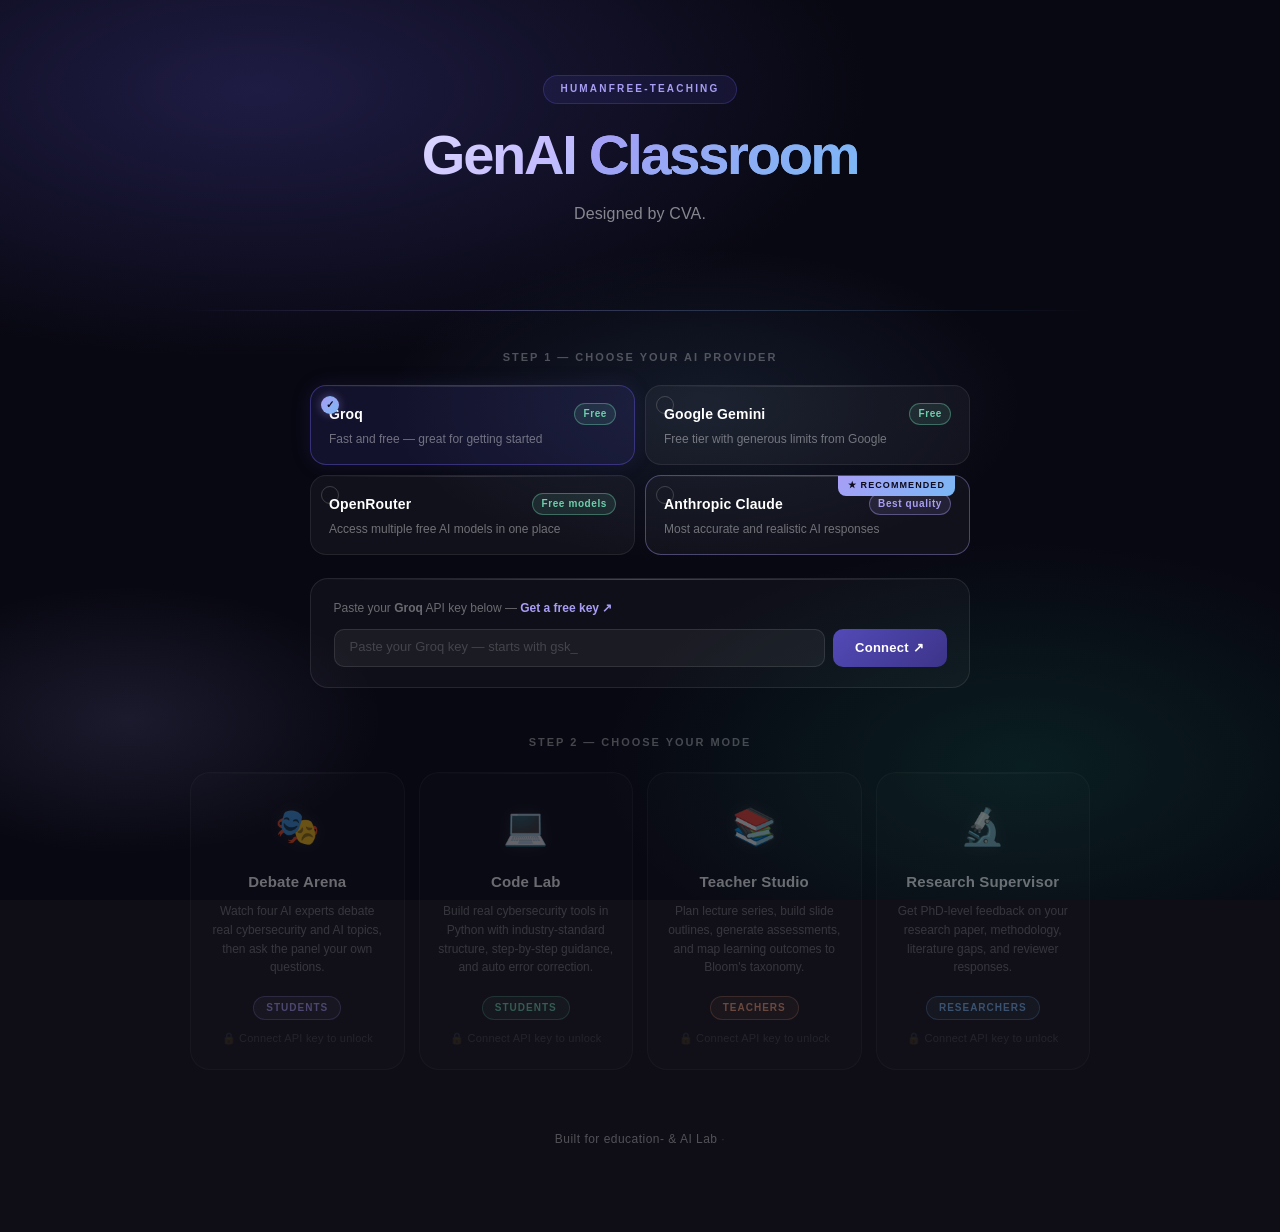
<file: teacher.html>
<!DOCTYPE html>
<html lang="en">
<head>
  <meta charset="UTF-8" />
  <meta name="viewport" content="width=device-width, initial-scale=1.0" />
  <title>Teacher Studio — GenAI Classroom</title>
  <link rel="stylesheet" href="style/main.css" />
  <link rel="stylesheet" href="style/teacher.css" />
</head>
<body>

<div class="app-wrapper">

  <!-- ── Top nav ───────────────────────────────────────────── -->
  <nav class="top-nav">
    <a href="/" class="nav-back">← Home</a>
    <div class="nav-center">
      <span class="nav-logo">GenAI Classroom</span>
      <span class="nav-mode teacher-mode">📚 Teacher Studio</span>
    </div>
    <div class="nav-right">
      <span class="nav-provider" id="navProvider">—</span>
    </div>
  </nav>

  <!-- ── Page header ───────────────────────────────────────── -->
  <div class="page-header">
    <h1>Teacher <span>Studio</span></h1>
    <p class="page-tagline">
      Plan lecture series, build assessments, generate slide outlines,
      and map learning outcomes — all powered by AI.
    </p>
  </div>

  <div class="header-divider"></div>

  <!-- ── Two column layout ─────────────────────────────────── -->
  <div class="studio-layout">

    <!-- ── Left panel ────────────────────────────────────────── -->
    <div class="studio-left">

      <!-- Tool selector -->
      <div class="studio-card">
        <div class="studio-card-title">🛠️ Choose a tool</div>
        <div class="tool-list">

          <div class="tool-item selected" data-tool="lecture"
               onclick="TEACHER.selectTool('lecture', this)">
            <span class="tool-icon">📅</span>
            <div class="tool-text">
              <div class="tool-title">Lecture Series Planner</div>
              <div class="tool-desc">Full weekly plan with objectives and topics</div>
            </div>
          </div>

          <div class="tool-item" data-tool="slides"
               onclick="TEACHER.selectTool('slides', this)">
            <span class="tool-icon">🖼️</span>
            <div class="tool-text">
              <div class="tool-title">Slide Outline Generator</div>
              <div class="tool-desc">Structured slide deck outline for any topic</div>
            </div>
          </div>

          <div class="tool-item" data-tool="assessment"
               onclick="TEACHER.selectTool('assessment', this)">
            <span class="tool-icon">📝</span>
            <div class="tool-text">
              <div class="tool-title">Assessment Builder</div>
              <div class="tool-desc">MCQs, case studies, and rubrics</div>
            </div>
          </div>

          <div class="tool-item" data-tool="blooms"
               onclick="TEACHER.selectTool('blooms', this)">
            <span class="tool-icon">🌸</span>
            <div class="tool-text">
              <div class="tool-title">Bloom's Taxonomy Mapper</div>
              <div class="tool-desc">Map content to learning outcome levels</div>
            </div>
          </div>

          <div class="tool-item" data-tool="discussion"
               onclick="TEACHER.selectTool('discussion', this)">
            <span class="tool-icon">💬</span>
            <div class="tool-text">
              <div class="tool-title">Discussion Questions</div>
              <div class="tool-desc">Socratic questions to drive classroom debate</div>
            </div>
          </div>

        </div>
      </div>

      <!-- Dynamic input form -->
      <div class="studio-card" id="inputForm">

        <!-- Lecture series inputs -->
        <div id="form-lecture">
          <div class="studio-card-title">📅 Lecture Series Details</div>
          <div class="form-group">
            <label>Course / Subject</label>
            <input type="text" id="lec-subject"
              placeholder="e.g. Introduction to Cybersecurity" />
          </div>
          <div class="form-row">
            <div class="form-group">
              <label>Number of weeks</label>
              <select id="lec-weeks">
                <option value="4">4 weeks</option>
                <option value="6">6 weeks</option>
                <option value="8" selected>8 weeks</option>
                <option value="12">12 weeks</option>
                <option value="16">16 weeks</option>
              </select>
            </div>
            <div class="form-group">
              <label>Student level</label>
              <select id="lec-level">
                <option value="beginner">Beginner</option>
                <option value="intermediate" selected>Intermediate</option>
                <option value="advanced">Advanced</option>
                <option value="postgraduate">Postgraduate</option>
              </select>
            </div>
          </div>
          <div class="form-group">
            <label>Learning goals (optional)</label>
            <textarea id="lec-goals" rows="3"
              placeholder="e.g. Students should understand network security fundamentals...">
            </textarea>
          </div>
        </div>

        <!-- Slide outline inputs -->
        <div id="form-slides" class="hidden">
          <div class="studio-card-title">🖼️ Slide Outline Details</div>
          <div class="form-group">
            <label>Lecture topic</label>
            <input type="text" id="slide-topic"
              placeholder="e.g. Zero Trust Architecture" />
          </div>
          <div class="form-row">
            <div class="form-group">
              <label>Duration</label>
              <select id="slide-duration">
                <option value="30">30 minutes</option>
                <option value="45">45 minutes</option>
                <option value="60" selected>60 minutes</option>
                <option value="90">90 minutes</option>
              </select>
            </div>
            <div class="form-group">
              <label>Audience level</label>
              <select id="slide-level">
                <option value="beginner">Beginner</option>
                <option value="intermediate" selected>Intermediate</option>
                <option value="advanced">Advanced</option>
              </select>
            </div>
          </div>
          <div class="form-group">
            <label>Key points to cover (optional)</label>
            <textarea id="slide-points" rows="3"
              placeholder="e.g. Definition, history, key principles, real-world examples...">
            </textarea>
          </div>
        </div>

        <!-- Assessment inputs -->
        <div id="form-assessment" class="hidden">
          <div class="studio-card-title">📝 Assessment Details</div>
          <div class="form-group">
            <label>Topic</label>
            <input type="text" id="assess-topic"
              placeholder="e.g. Network Intrusion Detection" />
          </div>
          <div class="form-row">
            <div class="form-group">
              <label>Assessment type</label>
              <select id="assess-type">
                <option value="mcq">Multiple Choice (MCQ)</option>
                <option value="casestudy">Case Study</option>
                <option value="rubric">Grading Rubric</option>
                <option value="mixed">Mixed Assessment</option>
              </select>
            </div>
            <div class="form-group">
              <label>Difficulty</label>
              <select id="assess-difficulty">
                <option value="easy">Easy</option>
                <option value="medium" selected>Medium</option>
                <option value="hard">Hard</option>
              </select>
            </div>
          </div>
          <div class="form-group">
            <label>Number of questions</label>
            <select id="assess-count">
              <option value="5">5 questions</option>
              <option value="10" selected>10 questions</option>
              <option value="15">15 questions</option>
              <option value="20">20 questions</option>
            </select>
          </div>
        </div>

        <!-- Bloom's taxonomy inputs -->
        <div id="form-blooms" class="hidden">
          <div class="studio-card-title">🌸 Bloom's Taxonomy Mapper</div>
          <div class="form-group">
            <label>Topic or learning content</label>
            <input type="text" id="blooms-topic"
              placeholder="e.g. Firewall configuration and management" />
          </div>
          <div class="form-group">
            <label>Paste your current learning outcomes</label>
            <textarea id="blooms-outcomes" rows="5"
              placeholder="e.g.&#10;1. Students will understand firewall types&#10;2. Students will configure basic rules...">
            </textarea>
          </div>
        </div>

        <!-- Discussion inputs -->
        <div id="form-discussion" class="hidden">
          <div class="studio-card-title">💬 Discussion Questions</div>
          <div class="form-group">
            <label>Topic</label>
            <input type="text" id="disc-topic"
              placeholder="e.g. Ethics of AI in surveillance" />
          </div>
          <div class="form-row">
            <div class="form-group">
              <label>Question style</label>
              <select id="disc-style">
                <option value="socratic">Socratic</option>
                <option value="debate">Debate prompts</option>
                <option value="reflection">Reflective</option>
                <option value="casebased">Case-based</option>
              </select>
            </div>
            <div class="form-group">
              <label>Number of questions</label>
              <select id="disc-count">
                <option value="5" selected>5 questions</option>
                <option value="8">8 questions</option>
                <option value="10">10 questions</option>
              </select>
            </div>
          </div>
        </div>

      </div>

      <!-- Prompt refiner -->
      <div class="refiner-card">
        <div class="refiner-title">💡 Not sure what to ask?</div>
        <div class="refiner-sub">
          Describe your teaching idea in plain words — we will
          convert it into a proper prompt for you.
        </div>
        <textarea
          id="roughIdea"
          rows="3"
          placeholder="e.g. I want to teach students about why passwords get hacked so easily..."
          spellcheck="false"
        ></textarea>
        <button class="refine-btn" id="refineBtn"
                onclick="TEACHER.refineIdea()">
          Refine my idea ↗
        </button>
        <div id="refinedBox" class="refined-box hidden">
          <div class="refined-label">Refined prompt</div>
          <div class="refined-text" id="refinedText"></div>
          <div class="refined-actions">
            <button class="use-btn" onclick="TEACHER.useRefined()">
              Use this ↗
            </button>
            <button class="discard-btn"
                    onclick="TEACHER.discardRefined()">
              Discard
            </button>
            <button class="clear-btn"
                    onclick="TEACHER.clearRefiner()">
              Ask another ↺
            </button>
          </div>
        </div>
      </div>

      <!-- Generate button -->
      <button class="studio-btn" id="studioBtn"
              onclick="TEACHER.run()">
        Generate ↗
      </button>

    </div>

    <!-- ── Right panel: output ────────────────────────────── -->
    <div class="studio-right">
      <div class="output-header">
        <div class="output-title" id="outputTitle">Output</div>
        <button class="copy-btn hidden" id="copyBtn"
                onclick="TEACHER.copyOutput()">
          Copy all
        </button>
      </div>
      <div class="output-feed" id="outputFeed">
        <div class="output-empty">
          Choose a tool and fill in the details on the left,
          then press <strong>Generate</strong>.
        </div>
      </div>
    </div>

  </div>

</div>

<!-- ── Scripts ───────────────────────────────────────────── -->
<script src="config.js"></script>
<script src="api.js"></script>
<script src="modules/teacher.js"></script>
<script>
document.addEventListener("DOMContentLoaded", () => {
  const key      = localStorage.getItem("genai_api_key");
  const provider = localStorage.getItem("genai_provider");
  if (!key || !provider) {
    window.location.href = "/";
    return;
  }
  API.setKey(key, provider);
  document.getElementById("navProvider").textContent =
    CONFIG.providers[provider]?.label || provider;
  TEACHER.init();
});
</script>

</body>
</html>
</file>
<file: style/main.css>
/* ============================================================
   GENAI CLASSROOM — style.css
   Dark theme: clean, modern, professional
   ============================================================ */

/* ── Reset & base ─────────────────────────────────────────── */
*, *::before, *::after {
  box-sizing: border-box;
  margin: 0;
  padding: 0;
}

:root {
  --purple:        #534AB7;
  --purple-dark:   #3C3489;
  --purple-bg:     rgba(83,74,183,0.15);
  --purple-border: rgba(83,74,183,0.35);
  --teal:          #0F6E56;
  --teal-dark:     #085041;
  --teal-bg:       rgba(15,110,86,0.15);
  --teal-border:   rgba(15,110,86,0.35);
  --gray:          #888780;
  --text-primary:   #ffffff;
  --text-secondary: rgba(255,255,255,0.60);
  --text-tertiary:  rgba(255,255,255,0.30);
  --border:         rgba(255,255,255,0.08);
  --border-md:      rgba(255,255,255,0.14);
  --surface:        rgba(255,255,255,0.05);
  --surface-2:      rgba(255,255,255,0.03);
  --radius-sm:      6px;
  --radius-md:      10px;
  --radius-lg:      16px;
  --radius-xl:      22px;
  --transition:     0.18s ease;
}

html, body {
  height: 100%;
  font-family: -apple-system, BlinkMacSystemFont, "Segoe UI", "Inter", sans-serif;
  font-size: 15px;
  color: var(--text-primary);
  background: #0f0e17;
  line-height: 1.65;
}

/* ── Ambient background glow ──────────────────────────────── */
body::before {
  content: "";
  position: fixed;
  inset: 0;
  z-index: 0;
  background:
    radial-gradient(ellipse 80% 60% at 15% 10%,  rgba(83,74,183,0.25)  0%, transparent 60%),
    radial-gradient(ellipse 60% 50% at 85% 80%,  rgba(15,110,86,0.20)  0%, transparent 55%),
    radial-gradient(ellipse 50% 40% at 60% 40%,  rgba(153,60,29,0.10)  0%, transparent 50%);
  pointer-events: none;
}


/* ── App wrapper ──────────────────────────────────────────── */
.app-wrapper {
  max-width: 960px;
  margin: 0 auto;
  padding: 0 1.25rem 4rem;
  position: relative;
  z-index: 1;
}


/* ── Header ───────────────────────────────────────────────── */
.app-header {
  text-align: center;
  padding: 3rem 1rem 2rem;
}

.app-header .logo {
  display: inline-block;
  font-size: 10px;
  font-weight: 600;
  letter-spacing: 0.20em;
  text-transform: uppercase;
  color: #a89ef5;
  background: rgba(83,74,183,0.18);
  border: 0.5px solid var(--purple-border);
  border-radius: 999px;
  padding: 4px 14px;
  margin-bottom: 1.1rem;
}

.app-header h1 {
  font-size: 40px;
  font-weight: 700;
  color: #ffffff;
  letter-spacing: -0.03em;
  line-height: 1.15;
  margin-bottom: 0.65rem;
}

.app-header h1 span {
  color: #a89ef5;
}

.app-header .tagline {
  font-size: 15px;
  color: var(--text-secondary);
  max-width: 460px;
  margin: 0 auto;
  line-height: 1.65;
}

.header-divider {
  height: 1px;
  background: linear-gradient(to right, transparent, rgba(255,255,255,0.08), transparent);
  margin: 2rem 0;
}


/* ── API Key Panel ────────────────────────────────────────── */
.key-panel {
  background: var(--surface);
  border: 1px solid var(--purple-border);
  border-radius: var(--radius-xl);
  padding: 2rem 2rem 1.75rem;
  margin: 0 auto 2rem;
  text-align: center;
  max-width: 560px;
  backdrop-filter: blur(16px);
}

.key-panel.hidden { display: none; }

.key-panel-icon {
  font-size: 28px;
  margin-bottom: 0.65rem;
}

.key-panel-title {
  font-size: 17px;
  font-weight: 600;
  color: #ffffff;
  margin-bottom: 0.35rem;
}

.key-panel-sub {
  font-size: 13px;
  color: var(--text-secondary);
  margin-bottom: 1.25rem;
}

.key-panel-sub a {
  color: #a89ef5;
  text-decoration: none;
  font-weight: 500;
}

.key-panel-sub a:hover {
  text-decoration: underline;
}

.key-input-row {
  display: flex;
  gap: 8px;
  max-width: 440px;
  margin: 0 auto 0.75rem;
}

.key-input-row input {
  flex: 1;
  font-size: 13px;
  padding: 0.65rem 1rem;
  border: 1px solid var(--border-md);
  border-radius: var(--radius-md);
  background: rgba(255,255,255,0.07);
  color: #ffffff;
  outline: none;
  font-family: monospace;
  letter-spacing: 0.03em;
  transition: border-color var(--transition), background var(--transition);
}

.key-input-row input:focus {
  border-color: var(--purple);
  background: rgba(255,255,255,0.10);
}

.key-input-row input::placeholder {
  color: var(--text-tertiary);
  font-family: -apple-system, sans-serif;
  letter-spacing: 0;
}

#connectBtn {
  font-size: 13px;
  font-weight: 600;
  padding: 0.65rem 1.4rem;
  border-radius: var(--radius-md);
  border: none;
  background: var(--purple);
  color: #fff;
  cursor: pointer;
  white-space: nowrap;
  transition: background var(--transition), transform var(--transition);
}

#connectBtn:hover {
  background: var(--purple-dark);
  transform: translateY(-1px);
}

.key-message {
  font-size: 12px;
  padding: 0.45rem 0.85rem;
  border-radius: var(--radius-md);
  display: inline-block;
}

.key-message.error   { background: rgba(163,45,45,0.20); color: #f5a0a0; }
.key-message.success { background: rgba(59,109,17,0.20); color: #90c96a; }
.key-message.hidden  { display: none; }


/* ── Connected badge ──────────────────────────────────────── */
.connected-badge {
  display: flex;
  align-items: center;
  gap: 8px;
  font-size: 12px;
  font-weight: 500;
  color: #6ecfad;
  background: var(--teal-bg);
  border: 0.5px solid var(--teal-border);
  border-radius: 999px;
  padding: 5px 14px 5px 10px;
  margin: 0 auto 2rem;
  width: fit-content;
}

.connected-badge.hidden { display: none; }

.connected-dot {
  width: 7px;
  height: 7px;
  border-radius: 50%;
  background: #6ecfad;
  flex-shrink: 0;
  animation: pulse 2s infinite;
}

@keyframes pulse {
  0%, 100% { opacity: 1;   transform: scale(1);    }
  50%       { opacity: 0.4; transform: scale(0.82); }
}

.disconnect-btn {
  margin-left: 4px;
  font-size: 11px;
  color: var(--text-tertiary);
  background: transparent;
  border: none;
  cursor: pointer;
  padding: 0;
  text-decoration: underline;
  text-underline-offset: 2px;
  transition: color var(--transition);
}

.disconnect-btn:hover { color: #ffffff; }


/* ── Section label ────────────────────────────────────────── */
.section-label {
  font-size: 10px;
  font-weight: 700;
  letter-spacing: 0.16em;
  text-transform: uppercase;
  color: var(--text-tertiary);
  margin-bottom: 0.85rem;
}


/* ── Agent cards ──────────────────────────────────────────── */
.agents-section { margin-bottom: 2rem; }

#agentCards {
  display: grid;
  grid-template-columns: repeat(4, 1fr);
  gap: 12px;
}

.agent-card {
  background: var(--surface);
  border: 1.5px solid;
  border-radius: var(--radius-lg);
  padding: 1.25rem 0.85rem 1rem;
  text-align: center;
  backdrop-filter: blur(12px);
  transition: transform var(--transition), box-shadow var(--transition), background var(--transition);
  cursor: default;
}

.agent-card:hover {
  transform: translateY(-3px);
  background: rgba(255,255,255,0.08);
  box-shadow: 0 8px 32px rgba(0,0,0,0.35);
}

.agent-avatar {
  width: 46px;
  height: 46px;
  border-radius: 50%;
  margin: 0 auto 0.75rem;
  display: flex;
  align-items: center;
  justify-content: center;
  font-size: 20px;
}

.agent-name        { font-size: 13px; font-weight: 600; color: #ffffff; margin-bottom: 3px; }
.agent-role        { font-size: 11px; color: var(--text-secondary); margin-bottom: 3px; }
.agent-institution { font-size: 10px; color: var(--text-tertiary); font-style: italic; }


/* ── Topic section ────────────────────────────────────────── */
.topic-section { margin-bottom: 1.25rem; }

.topic-controls {
  display: flex;
  gap: 10px;
  align-items: center;
}

#topicSelect {
  flex: 1;
  font-size: 14px;
  padding: 0.7rem 1rem;
  border: 1px solid var(--border-md);
  border-radius: var(--radius-md);
  background: var(--surface);
  color: #ffffff;
  cursor: pointer;
  outline: none;
  transition: border-color var(--transition);
  appearance: auto;
}

#topicSelect:focus    { border-color: var(--purple); }
#topicSelect:disabled { opacity: 0.35; cursor: not-allowed; }

#topicSelect option { background: #1a1928; color: #ffffff; }

#startBtn {
  font-size: 14px;
  font-weight: 600;
  padding: 0.7rem 1.6rem;
  border-radius: var(--radius-md);
  border: none;
  background: var(--purple);
  color: #fff;
  cursor: pointer;
  white-space: nowrap;
  transition: background var(--transition), transform var(--transition), opacity var(--transition);
}

#startBtn:hover:not(:disabled) {
  background: var(--purple-dark);
  transform: translateY(-1px);
}

#startBtn:disabled { opacity: 0.35; cursor: not-allowed; }


/* ── Topic banner ─────────────────────────────────────────── */
#topicBanner {
  font-size: 13px;
  font-weight: 500;
  color: #a89ef5;
  background: var(--purple-bg);
  border: 0.5px solid var(--purple-border);
  border-radius: var(--radius-md);
  padding: 0.6rem 1rem;
  margin-top: 0.75rem;
  line-height: 1.5;
}

#topicBanner.hidden { display: none; }


/* ── Debate feed ──────────────────────────────────────────── */
.feed-section { margin-bottom: 1.25rem; }

#debateFeed {
  background: var(--surface);
  border: 1px solid var(--border);
  border-radius: var(--radius-xl);
  min-height: 380px;
  max-height: 540px;
  overflow-y: auto;
  padding: 1.5rem;
  scroll-behavior: smooth;
  backdrop-filter: blur(12px);
}

#debateFeed::-webkit-scrollbar       { width: 4px; }
#debateFeed::-webkit-scrollbar-track { background: transparent; }
#debateFeed::-webkit-scrollbar-thumb { background: var(--border-md); border-radius: 99px; }

.feed-empty {
  text-align: center;
  color: var(--text-tertiary);
  font-size: 14px;
  padding: 5rem 2rem;
  line-height: 2;
}


/* ── Message bubbles ──────────────────────────────────────── */
.message-wrap {
  margin-bottom: 1.25rem;
  animation: fadeSlideIn 0.24s ease both;
}

.message-wrap--student {
  display: flex;
  justify-content: flex-end;
}

@keyframes fadeSlideIn {
  from { opacity: 0; transform: translateY(10px); }
  to   { opacity: 1; transform: translateY(0); }
}

.message {
  background: rgba(255,255,255,0.05);
  border: 1px solid var(--border);
  border-radius: var(--radius-lg);
  padding: 1.1rem 1.25rem;
  max-width: 86%;
}

.message--student {
  background: var(--purple-bg);
  border-color: var(--purple-border);
  max-width: 68%;
}

.message--moderator {
  background: rgba(255,255,255,0.03);
  border: 1px dashed var(--border-md);
  max-width: 100%;
}

.message--typing {
  background: rgba(255,255,255,0.04);
  border: 1px solid var(--border);
  border-radius: var(--radius-lg);
  padding: 0.9rem 1.25rem;
}

.message-header {
  display: flex;
  align-items: center;
  gap: 10px;
  margin-bottom: 0.65rem;
}

.message-avatar {
  width: 36px;
  height: 36px;
  border-radius: 50%;
  display: flex;
  align-items: center;
  justify-content: center;
  font-size: 16px;
  flex-shrink: 0;
}

.message-meta       { display: flex; flex-direction: column; gap: 1px; }
.message-name       { font-size: 13px; font-weight: 600; }
.message-role       { font-size: 11px; color: var(--text-secondary); }
.message-institution{ font-size: 10px; color: var(--text-tertiary); font-style: italic; }

.message-text {
  font-size: 14px;
  color: rgba(255,255,255,0.88);
  line-height: 1.75;
}

.message-text p            { margin-bottom: 0.5rem; }
.message-text p:last-child { margin-bottom: 0; }

.summary-badge {
  margin-left: auto;
  font-size: 10px;
  font-weight: 700;
  letter-spacing: 0.08em;
  text-transform: uppercase;
  background: rgba(255,255,255,0.08);
  color: var(--text-secondary);
  border: 0.5px solid var(--border-md);
  border-radius: 999px;
  padding: 3px 10px;
}


/* ── Typing dots ──────────────────────────────────────────── */
.typing-dots       { display: flex; gap: 5px; padding: 4px 2px; }

.typing-dots span {
  width: 7px;
  height: 7px;
  border-radius: 50%;
  background: var(--text-tertiary);
  animation: typingBounce 1.3s infinite ease-in-out;
}

.typing-dots span:nth-child(2) { animation-delay: 0.18s; }
.typing-dots span:nth-child(3) { animation-delay: 0.36s; }

@keyframes typingBounce {
  0%, 80%, 100% { transform: translateY(0);    opacity: 0.4; }
  40%           { transform: translateY(-5px); opacity: 1;   }
}


/* ── Vote button ──────────────────────────────────────────── */
.message-actions { margin-top: 0.75rem; }

.vote-btn {
  font-size: 11px;
  font-weight: 500;
  color: var(--text-tertiary);
  background: transparent;
  border: 0.5px solid var(--border-md);
  border-radius: 999px;
  padding: 3px 12px;
  cursor: pointer;
  transition: all var(--transition);
}

.vote-btn:hover:not(:disabled) {
  background: var(--purple-bg);
  color: #a89ef5;
  border-color: var(--purple-border);
}

.vote-btn.voted {
  background: var(--purple-bg);
  color: #a89ef5;
  border-color: var(--purple-border);
  cursor: default;
}

.vote-count { font-weight: 700; }


/* ── Q&A section ──────────────────────────────────────────── */
#qaSection {
  background: var(--surface);
  border: 1px solid var(--border);
  border-radius: var(--radius-xl);
  padding: 1.4rem 1.5rem;
  margin-bottom: 1rem;
  backdrop-filter: blur(12px);
}

#qaSection.hidden { display: none; }

.qa-label {
  font-size: 10px;
  font-weight: 700;
  letter-spacing: 0.16em;
  text-transform: uppercase;
  color: var(--text-tertiary);
  margin-bottom: 0.75rem;
}

.qa-controls { display: flex; gap: 10px; }

#studentQ {
  flex: 1;
  font-size: 14px;
  padding: 0.7rem 1rem;
  border: 1px solid var(--border-md);
  border-radius: var(--radius-md);
  background: rgba(255,255,255,0.07);
  color: #ffffff;
  outline: none;
  transition: border-color var(--transition), background var(--transition);
}

#studentQ:focus       { border-color: #6ecfad; background: rgba(255,255,255,0.10); }
#studentQ::placeholder { color: var(--text-tertiary); }

#askBtn {
  font-size: 13px;
  font-weight: 600;
  padding: 0.7rem 1.4rem;
  border-radius: var(--radius-md);
  border: none;
  background: var(--teal);
  color: #fff;
  cursor: pointer;
  white-space: nowrap;
  transition: background var(--transition), transform var(--transition);
}

#askBtn:hover:not(:disabled) {
  background: var(--teal-dark);
  transform: translateY(-1px);
}

#askBtn:disabled { opacity: 0.35; cursor: not-allowed; }


/* ── Status bar ───────────────────────────────────────────── */
#statusBar {
  text-align: center;
  font-size: 12px;
  color: var(--text-tertiary);
  padding: 0.75rem 0 0;
  letter-spacing: 0.02em;
}


/* ── Responsive ───────────────────────────────────────────── */
@media (max-width: 700px) {
  .app-header h1              { font-size: 28px; }
  #agentCards                 { grid-template-columns: repeat(2, 1fr); }
  .message, .message--student { max-width: 100%; }
  .topic-controls             { flex-direction: column; }
  #startBtn                   { width: 100%; }
  .key-input-row              { flex-direction: column; }
  #connectBtn                 { width: 100%; }
}

@media (max-width: 420px) {
  #agentCards { gap: 8px; }
  .agent-card { padding: 1rem 0.6rem; }
}
</file>
<file: style/debate.css>
/* ============================================================
   debate.css — Debate Arena styles
   ============================================================ */

.top-nav {
  display: flex;
  align-items: center;
  justify-content: space-between;
  padding: 1.25rem 0 0;
  margin-bottom: 2rem;
  flex-wrap: nowrap;
  width: 100%;
}

.nav-back {
  font-size: 13px;
  font-weight: 600;
  color: #ffffff;
  text-decoration: none;
  background: rgba(255,255,255,0.10);
  border: 0.5px solid rgba(255,255,255,0.20);
  border-radius: 999px;
  padding: 5px 14px;
  transition: all 0.18s ease;
  white-space: nowrap;
}

.nav-back:hover {
  background: rgba(255,255,255,0.18);
  color: #ffffff;
}

.nav-center {
  display: flex;
  align-items: center;
  gap: 10px;
}

.nav-logo {
  font-size: 13px;
  font-weight: 600;
  color: rgba(255,255,255,0.50);
}

.nav-mode {
  font-size: 12px;
  font-weight: 600;
  padding: 3px 12px;
  border-radius: 999px;
}

.debate-mode {
  background: rgba(168,158,245,0.15);
  color: #a89ef5;
  border: 0.5px solid rgba(168,158,245,0.35);
}

.nav-provider {
  font-size: 11px;
  color: rgba(255,255,255,0.30);
  background: rgba(255,255,255,0.06);
  border: 0.5px solid rgba(255,255,255,0.10);
  border-radius: 999px;
  padding: 3px 10px;
}


/* ── Page header ──────────────────────────────────────────── */
.page-header {
  text-align: center;
  padding: 0 1rem 2rem;
}

.page-header h1 {
  font-size: 36px;
  font-weight: 700;
  color: #ffffff;
  letter-spacing: -0.03em;
  margin-bottom: 0.5rem;
}

.page-header h1 span { color: #a89ef5; }

.page-tagline {
  font-size: 14px;
  color: rgba(255,255,255,0.50);
  max-width: 460px;
  margin: 0 auto;
  line-height: 1.6;
}

.header-divider {
  height: 1px;
  background: linear-gradient(to right,
    transparent, rgba(255,255,255,0.08), transparent);
  margin: 0 0 2rem;
}


/* ── Section label ────────────────────────────────────────── */
.section-label {
  font-size: 10px;
  font-weight: 700;
  letter-spacing: 0.16em;
  text-transform: uppercase;
  color: rgba(255,255,255,0.30);
  margin-bottom: 0.85rem;
}


/* ── Agent cards ──────────────────────────────────────────── */
.agents-section { margin-bottom: 2rem; }

#agentCards {
  display: grid;
  grid-template-columns: repeat(4, 1fr);
  gap: 12px;
}

.agent-card {
  background: rgba(255,255,255,0.04);
  border: 1.5px solid;
  border-radius: 16px;
  padding: 1.25rem 0.85rem 1rem;
  text-align: center;
  backdrop-filter: blur(12px);
  transition: transform 0.18s ease, box-shadow 0.18s ease,
              background 0.18s ease;
}

.agent-card:hover {
  transform: translateY(-3px);
  background: rgba(255,255,255,0.07);
  box-shadow: 0 8px 32px rgba(0,0,0,0.35);
}

.agent-avatar {
  width: 46px;
  height: 46px;
  border-radius: 50%;
  margin: 0 auto 0.75rem;
  display: flex;
  align-items: center;
  justify-content: center;
  font-size: 20px;
}

.agent-name        { font-size: 13px; font-weight: 600; color: #ffffff; margin-bottom: 3px; }
.agent-role        { font-size: 11px; color: rgba(255,255,255,0.55); margin-bottom: 3px; }
.agent-institution { font-size: 10px; color: rgba(255,255,255,0.30); font-style: italic; }


/* ── Topic section ────────────────────────────────────────── */
.topic-section { margin-bottom: 1.25rem; }

.topic-controls {
  display: flex;
  gap: 10px;
  align-items: center;
}

#topicSelect {
  flex: 1;
  font-size: 14px;
  padding: 0.7rem 1rem;
  border: 1px solid rgba(255,255,255,0.12);
  border-radius: 10px;
  background: rgba(255,255,255,0.06);
  color: #ffffff;
  cursor: pointer;
  outline: none;
  transition: border-color 0.18s ease;
  appearance: auto;
}

#topicSelect:focus    { border-color: #a89ef5; }
#topicSelect:disabled { opacity: 0.35; cursor: not-allowed; }
#topicSelect option   { background: #1a1928; color: #ffffff; }

#startBtn {
  font-size: 14px;
  font-weight: 600;
  padding: 0.7rem 1.6rem;
  border-radius: 10px;
  border: none;
  background: #534AB7;
  color: #fff;
  cursor: pointer;
  white-space: nowrap;
  transition: background 0.18s ease, transform 0.18s ease,
              opacity 0.18s ease;
}

#startBtn:hover:not(:disabled) {
  background: #3C3489;
  transform: translateY(-1px);
}

#startBtn:disabled { opacity: 0.35; cursor: not-allowed; }

#topicBanner {
  font-size: 13px;
  font-weight: 500;
  color: #a89ef5;
  background: rgba(83,74,183,0.15);
  border: 0.5px solid rgba(83,74,183,0.35);
  border-radius: 10px;
  padding: 0.6rem 1rem;
  margin-top: 0.75rem;
  line-height: 1.5;
}

#topicBanner.hidden { display: none; }


/* ── Debate feed ──────────────────────────────────────────── */
.feed-section { margin-bottom: 1.25rem; }

#debateFeed {
  background: rgba(255,255,255,0.03);
  border: 1px solid rgba(255,255,255,0.08);
  border-radius: 20px;
  min-height: 380px;
  max-height: 540px;
  overflow-y: auto;
  padding: 1.5rem;
  scroll-behavior: smooth;
  backdrop-filter: blur(12px);
}

#debateFeed::-webkit-scrollbar       { width: 4px; }
#debateFeed::-webkit-scrollbar-track { background: transparent; }
#debateFeed::-webkit-scrollbar-thumb {
  background: rgba(255,255,255,0.12);
  border-radius: 99px;
}

.feed-empty {
  text-align: center;
  color: rgba(255,255,255,0.20);
  font-size: 14px;
  padding: 5rem 2rem;
  line-height: 2;
}


/* ── Messages ─────────────────────────────────────────────── */
.message-wrap {
  margin-bottom: 1.25rem;
  animation: fadeSlideIn 0.24s ease both;
}

.message-wrap--student {
  display: flex;
  justify-content: flex-end;
}

@keyframes fadeSlideIn {
  from { opacity: 0; transform: translateY(10px); }
  to   { opacity: 1; transform: translateY(0); }
}

.message {
  background: rgba(255,255,255,0.05);
  border: 1px solid rgba(255,255,255,0.08);
  border-radius: 16px;
  padding: 1.1rem 1.25rem;
  max-width: 86%;
}

.message--student {
  background: rgba(83,74,183,0.18);
  border-color: rgba(83,74,183,0.35);
  max-width: 68%;
}

.message--moderator {
  background: rgba(255,255,255,0.03);
  border: 1px dashed rgba(255,255,255,0.12);
  max-width: 100%;
}

.message--typing {
  background: rgba(255,255,255,0.04);
  border: 1px solid rgba(255,255,255,0.08);
  border-radius: 16px;
  padding: 0.9rem 1.25rem;
}

.message-header {
  display: flex;
  align-items: center;
  gap: 10px;
  margin-bottom: 0.65rem;
}

.message-avatar {
  width: 36px;
  height: 36px;
  border-radius: 50%;
  display: flex;
  align-items: center;
  justify-content: center;
  font-size: 16px;
  flex-shrink: 0;
}

.message-meta       { display: flex; flex-direction: column; gap: 1px; }
.message-name       { font-size: 13px; font-weight: 600; }
.message-role       { font-size: 11px; color: rgba(255,255,255,0.50); }
.message-institution{ font-size: 10px; color: rgba(255,255,255,0.28); font-style: italic; }

.message-text {
  font-size: 14px;
  color: rgba(255,255,255,0.88);
  line-height: 1.75;
}

.message-text p            { margin-bottom: 0.5rem; }
.message-text p:last-child { margin-bottom: 0; }

.summary-badge {
  margin-left: auto;
  font-size: 10px;
  font-weight: 700;
  letter-spacing: 0.08em;
  text-transform: uppercase;
  background: rgba(255,255,255,0.08);
  color: rgba(255,255,255,0.45);
  border: 0.5px solid rgba(255,255,255,0.14);
  border-radius: 999px;
  padding: 3px 10px;
}

.typing-dots       { display: flex; gap: 5px; padding: 4px 2px; }

.typing-dots span {
  width: 7px;
  height: 7px;
  border-radius: 50%;
  background: rgba(255,255,255,0.30);
  animation: typingBounce 1.3s infinite ease-in-out;
}

.typing-dots span:nth-child(2) { animation-delay: 0.18s; }
.typing-dots span:nth-child(3) { animation-delay: 0.36s; }

@keyframes typingBounce {
  0%, 80%, 100% { transform: translateY(0);    opacity: 0.35; }
  40%           { transform: translateY(-5px); opacity: 1;    }
}

.message-actions { margin-top: 0.75rem; }

.vote-btn {
  font-size: 11px;
  font-weight: 500;
  color: rgba(255,255,255,0.35);
  background: transparent;
  border: 0.5px solid rgba(255,255,255,0.12);
  border-radius: 999px;
  padding: 3px 12px;
  cursor: pointer;
  transition: all 0.18s ease;
}

.vote-btn:hover:not(:disabled) {
  background: rgba(168,158,245,0.15);
  color: #a89ef5;
  border-color: rgba(168,158,245,0.35);
}

.vote-btn.voted {
  background: rgba(168,158,245,0.15);
  color: #a89ef5;
  border-color: rgba(168,158,245,0.35);
  cursor: default;
}

.vote-count { font-weight: 700; }


/* ── Q&A section ──────────────────────────────────────────── */
#qaSection {
  background: rgba(255,255,255,0.03);
  border: 1px solid rgba(255,255,255,0.08);
  border-radius: 20px;
  padding: 1.4rem 1.5rem;
  margin-bottom: 1rem;
  backdrop-filter: blur(12px);
}

#qaSection.hidden { display: none; }

.qa-label {
  font-size: 10px;
  font-weight: 700;
  letter-spacing: 0.16em;
  text-transform: uppercase;
  color: rgba(255,255,255,0.28);
  margin-bottom: 0.75rem;
}

.qa-controls { display: flex; gap: 10px; }

#studentQ {
  flex: 1;
  font-size: 14px;
  padding: 0.7rem 1rem;
  border: 1px solid rgba(255,255,255,0.12);
  border-radius: 10px;
  background: rgba(255,255,255,0.07);
  color: #ffffff;
  outline: none;
  transition: border-color 0.18s ease, background 0.18s ease;
}

#studentQ:focus        { border-color: #6ecfad; background: rgba(255,255,255,0.10); }
#studentQ::placeholder { color: rgba(255,255,255,0.25); }

#askBtn {
  font-size: 13px;
  font-weight: 600;
  padding: 0.7rem 1.4rem;
  border-radius: 10px;
  border: none;
  background: #0F6E56;
  color: #fff;
  cursor: pointer;
  white-space: nowrap;
  transition: background 0.18s ease, transform 0.18s ease;
}

#askBtn:hover:not(:disabled) {
  background: #085041;
  transform: translateY(-1px);
}

#askBtn:disabled { opacity: 0.35; cursor: not-allowed; }


/* ── Status bar ───────────────────────────────────────────── */
#statusBar {
  text-align: center;
  font-size: 12px;
  color: rgba(255,255,255,0.25);
  padding: 0.75rem 0 0;
  letter-spacing: 0.02em;
}


/* ── Responsive ───────────────────────────────────────────── */
@media (max-width: 700px) {
  #agentCards             { grid-template-columns: repeat(2, 1fr); }
  .message                { max-width: 100%; }
  .message--student       { max-width: 90%; }
  .topic-controls         { flex-direction: column; }
  #startBtn               { width: 100%; }
  .page-header h1         { font-size: 26px; }
}
/* ── Custom topic input ───────────────────────────────────── */
.custom-topic-wrap {
  margin-top: 10px;
}

.custom-topic-wrap input {
  width: 100%;
  font-size: 14px;
  padding: 0.7rem 1rem;
  border: 1px solid rgba(168,158,245,0.35);
  border-radius: 10px;
  background: rgba(83,74,183,0.10);
  color: #ffffff;
  outline: none;
  transition: border-color 0.18s ease, background 0.18s ease;
}

.custom-topic-wrap input:focus {
  border-color: #a89ef5;
  background: rgba(83,74,183,0.18);
}

.custom-topic-wrap input::placeholder {
  color: rgba(255,255,255,0.25);
}

.custom-topic-wrap.hidden { display: none; }


/* ── Prompt refiner for Q&A ───────────────────────────────── */
.refiner-card {
  background: rgba(255,255,255,0.04);
  border: 1px solid rgba(168,158,245,0.20);
  border-radius: 16px;
  padding: 1.1rem 1.25rem;
  backdrop-filter: blur(12px);
  margin-bottom: 0.85rem;
}

.refiner-title {
  font-size: 13px;
  font-weight: 600;
  color: #a89ef5;
  margin-bottom: 4px;
}

.refiner-sub {
  font-size: 12px;
  color: rgba(255,255,255,0.40);
  margin-bottom: 0.75rem;
  line-height: 1.55;
}

.refiner-card textarea {
  width: 100%;
  font-size: 13px;
  padding: 0.65rem 0.9rem;
  border: 1px solid rgba(255,255,255,0.10);
  border-radius: 8px;
  background: rgba(255,255,255,0.06);
  color: #ffffff;
  outline: none;
  resize: vertical;
  line-height: 1.6;
  font-family: inherit;
  transition: border-color 0.18s ease;
  margin-bottom: 0.65rem;
}

.refiner-card textarea:focus        { border-color: #a89ef5; }
.refiner-card textarea::placeholder { color: rgba(255,255,255,0.22); }

.refine-btn {
  width: 100%;
  font-size: 13px;
  font-weight: 600;
  padding: 0.65rem;
  border-radius: 10px;
  border: 1px solid rgba(168,158,245,0.40);
  background: rgba(168,158,245,0.12);
  color: #a89ef5;
  cursor: pointer;
  transition: all 0.18s ease;
}

.refine-btn:hover:not(:disabled) {
  background: rgba(168,158,245,0.22);
  transform: translateY(-1px);
}

.refine-btn:disabled { opacity: 0.40; cursor: not-allowed; }

.refined-box {
  margin-top: 0.85rem;
  background: rgba(168,158,245,0.06);
  border: 1px solid rgba(168,158,245,0.25);
  border-radius: 10px;
  padding: 0.85rem 1rem;
  animation: fadeSlideIn 0.22s ease both;
}

.refined-box.hidden { display: none; }

.refined-label {
  font-size: 10px;
  font-weight: 700;
  letter-spacing: 0.12em;
  text-transform: uppercase;
  color: #a89ef5;
  margin-bottom: 0.5rem;
}

.refined-text {
  font-size: 13px;
  color: rgba(255,255,255,0.85);
  line-height: 1.65;
  margin-bottom: 0.75rem;
}

.refined-actions { display: flex; gap: 8px; }

.use-btn {
  font-size: 12px;
  font-weight: 600;
  padding: 5px 16px;
  border-radius: 999px;
  border: none;
  background: #534AB7;
  color: #fff;
  cursor: pointer;
  transition: background 0.18s ease;
}

.use-btn:hover { background: #3C3489; }

.discard-btn {
  font-size: 12px;
  font-weight: 500;
  padding: 5px 14px;
  border-radius: 999px;
  border: 0.5px solid rgba(255,255,255,0.15);
  background: transparent;
  color: rgba(255,255,255,0.40);
  cursor: pointer;
  transition: all 0.18s ease;
}

.discard-btn:hover {
  color: #ffffff;
  border-color: rgba(255,255,255,0.30);
}

.clear-btn {
  font-size: 12px;
  font-weight: 500;
  padding: 5px 14px;
  border-radius: 999px;
  border: 0.5px solid rgba(168,158,245,0.25);
  background: transparent;
  color: #a89ef5;
  cursor: pointer;
  transition: all 0.18s ease;
  margin-left: auto;
}

.clear-btn:hover {
  background: rgba(168,158,245,0.10);
  border-color: rgba(168,158,245,0.45);
}
</file>
<file: style/lab.css>
/* ============================================================
   lab.css — Student Code Lab styles
   ============================================================ */

/* ── Top nav ──────────────────────────────────────────────── */
.top-nav {
  display: flex;
  align-items: center;
  justify-content: space-between;
  padding: 1.25rem 0 0;
  margin-bottom: 2rem;
}

.nav-back {
  font-size: 13px;
  font-weight: 600;
  color: #ffffff;
  text-decoration: none;
  background: rgba(255,255,255,0.10);
  border: 0.5px solid rgba(255,255,255,0.20);
  border-radius: 999px;
  padding: 5px 14px;
  transition: all 0.18s ease;
  white-space: nowrap;
}

.nav-back:hover {
  background: rgba(255,255,255,0.18);
  color: #ffffff;
}
.nav-logo {
  font-size: 13px;
  font-weight: 600;
  color: rgba(255,255,255,0.50);
}

.nav-mode {
  font-size: 12px;
  font-weight: 600;
  padding: 3px 12px;
  border-radius: 999px;
}

.lab-mode {
  background: rgba(110,207,173,0.15);
  color: #6ecfad;
  border: 0.5px solid rgba(110,207,173,0.35);
}

.nav-provider {
  font-size: 11px;
  color: rgba(255,255,255,0.30);
  background: rgba(255,255,255,0.06);
  border: 0.5px solid rgba(255,255,255,0.10);
  border-radius: 999px;
  padding: 3px 10px;
}


/* ── Page header ──────────────────────────────────────────── */
.page-header {
  text-align: center;
  padding: 0 1rem 2rem;
}

.page-header h1 {
  font-size: 36px;
  font-weight: 700;
  color: #ffffff;
  letter-spacing: -0.03em;
  margin-bottom: 0.5rem;
}

.page-header h1 span { color: #6ecfad; }

.page-tagline {
  font-size: 14px;
  color: rgba(255,255,255,0.50);
  max-width: 500px;
  margin: 0 auto;
  line-height: 1.6;
}

.header-divider {
  height: 1px;
  background: linear-gradient(to right,
    transparent, rgba(255,255,255,0.08), transparent);
  margin: 0 0 2rem;
}


/* ── Lab layout ───────────────────────────────────────────── */
.lab-layout {
  display: grid;
  grid-template-columns: 340px 1fr;
  gap: 16px;
  align-items: start;
}


/* ── Lab cards (left panel) ───────────────────────────────── */
.lab-left { display: flex; flex-direction: column; gap: 12px; }

.lab-card {
  background: rgba(255,255,255,0.04);
  border: 1px solid rgba(255,255,255,0.08);
  border-radius: 16px;
  padding: 1.1rem 1.25rem;
  backdrop-filter: blur(12px);
}

.lab-card-title {
  font-size: 12px;
  font-weight: 600;
  color: rgba(255,255,255,0.50);
  margin-bottom: 0.85rem;
  letter-spacing: 0.04em;
}


/* ── Project grid ─────────────────────────────────────────── */
.project-grid {
  display: grid;
  grid-template-columns: repeat(2, 1fr);
  gap: 8px;
}

.project-item {
  background: rgba(255,255,255,0.04);
  border: 1px solid rgba(255,255,255,0.08);
  border-radius: 10px;
  padding: 0.65rem 0.75rem;
  cursor: pointer;
  transition: all 0.18s ease;
  display: flex;
  align-items: center;
  gap: 7px;
}

.project-item:hover {
  background: rgba(255,255,255,0.08);
  border-color: rgba(110,207,173,0.25);
}

.project-item.selected {
  background: rgba(110,207,173,0.12);
  border-color: rgba(110,207,173,0.40);
}

.project-icon { font-size: 15px; }

.project-name {
  font-size: 12px;
  font-weight: 500;
  color: rgba(255,255,255,0.80);
}

.custom-input { margin-top: 10px; }

.custom-input input {
  width: 100%;
  font-size: 13px;
  padding: 0.6rem 0.9rem;
  border: 1px solid rgba(255,255,255,0.12);
  border-radius: 8px;
  background: rgba(255,255,255,0.07);
  color: #ffffff;
  outline: none;
  transition: border-color 0.18s ease;
}

.custom-input input:focus  { border-color: #6ecfad; }
.custom-input input::placeholder { color: rgba(255,255,255,0.25); }
.hidden { display: none; }


/* ── Mode list ────────────────────────────────────────────── */
.mode-list { display: flex; flex-direction: column; gap: 8px; }

.mode-item {
  display: flex;
  align-items: center;
  gap: 10px;
  background: rgba(255,255,255,0.03);
  border: 1px solid rgba(255,255,255,0.07);
  border-radius: 10px;
  padding: 0.7rem 0.9rem;
  cursor: pointer;
  transition: all 0.18s ease;
}

.mode-item:hover {
  background: rgba(255,255,255,0.07);
  border-color: rgba(110,207,173,0.25);
}

.mode-item.selected {
  background: rgba(110,207,173,0.10);
  border-color: rgba(110,207,173,0.38);
}

.mode-item-icon  { font-size: 18px; flex-shrink: 0; }
.mode-item-title {
  font-size: 13px;
  font-weight: 600;
  color: #ffffff;
  margin-bottom: 2px;
}
.mode-item-desc  { font-size: 11px; color: rgba(255,255,255,0.40); }


/* ── Code / error textarea ────────────────────────────────── */
#codeInput {
  width: 100%;
  font-size: 12px;
  font-family: "Fira Code", "Consolas", monospace;
  padding: 0.75rem 1rem;
  border: 1px solid rgba(255,255,255,0.10);
  border-radius: 10px;
  background: rgba(0,0,0,0.25);
  color: #e2e8f0;
  outline: none;
  resize: vertical;
  line-height: 1.65;
  transition: border-color 0.18s ease;
}

#codeInput:focus       { border-color: #6ecfad; }
#codeInput::placeholder { color: rgba(255,255,255,0.20); }


/* ── Generate button ──────────────────────────────────────── */
.lab-btn {
  width: 100%;
  font-size: 14px;
  font-weight: 600;
  padding: 0.85rem;
  border-radius: 12px;
  border: none;
  background: #0F6E56;
  color: #fff;
  cursor: pointer;
  transition: background 0.18s ease, transform 0.18s ease, opacity 0.18s ease;
}

.lab-btn:hover:not(:disabled) {
  background: #085041;
  transform: translateY(-1px);
}

.lab-btn:disabled {
  opacity: 0.40;
  cursor: not-allowed;
}


/* ── Right panel: output ──────────────────────────────────── */
.lab-right {
  display: flex;
  flex-direction: column;
  gap: 0;
}

.output-header {
  display: flex;
  align-items: center;
  justify-content: space-between;
  margin-bottom: 0.75rem;
}

.output-title {
  font-size: 12px;
  font-weight: 700;
  letter-spacing: 0.12em;
  text-transform: uppercase;
  color: rgba(255,255,255,0.30);
}

.copy-btn {
  font-size: 12px;
  font-weight: 500;
  color: #6ecfad;
  background: rgba(110,207,173,0.10);
  border: 0.5px solid rgba(110,207,173,0.30);
  border-radius: 999px;
  padding: 3px 12px;
  cursor: pointer;
  transition: all 0.18s ease;
}

.copy-btn:hover { background: rgba(110,207,173,0.18); }
.copy-btn.hidden { display: none; }


/* ── Output feed ──────────────────────────────────────────── */
.output-feed {
  background: rgba(255,255,255,0.03);
  border: 1px solid rgba(255,255,255,0.08);
  border-radius: 18px;
  min-height: 560px;
  max-height: 740px;
  overflow-y: auto;
  padding: 1.5rem;
  scroll-behavior: smooth;
  backdrop-filter: blur(12px);
}

.output-feed::-webkit-scrollbar       { width: 4px; }
.output-feed::-webkit-scrollbar-track { background: transparent; }
.output-feed::-webkit-scrollbar-thumb {
  background: rgba(255,255,255,0.10);
  border-radius: 99px;
}

.output-empty {
  text-align: center;
  color: rgba(255,255,255,0.18);
  font-size: 14px;
  padding: 5rem 2rem;
  line-height: 2;
}


/* ── Output blocks ────────────────────────────────────────── */
.output-block {
  margin-bottom: 1.5rem;
  animation: fadeSlideIn 0.22s ease both;
}

@keyframes fadeSlideIn {
  from { opacity: 0; transform: translateY(8px); }
  to   { opacity: 1; transform: translateY(0); }
}

.output-block-label {
  font-size: 10px;
  font-weight: 700;
  letter-spacing: 0.14em;
  text-transform: uppercase;
  margin-bottom: 0.5rem;
  padding: 0 2px;
}

.label-structure { color: #a89ef5; }
.label-code      { color: #6ecfad; }
.label-explain   { color: #f5a07a; }
.label-error     { color: #f5a0a0; }
.label-fix       { color: #6ecfad; }
.label-review    { color: #7ab8f5; }
.label-step      { color: #fad07a; }

.output-text {
  font-size: 14px;
  color: rgba(255,255,255,0.85);
  line-height: 1.75;
  background: rgba(255,255,255,0.04);
  border: 1px solid rgba(255,255,255,0.07);
  border-radius: 12px;
  padding: 1rem 1.1rem;
}

.output-text p            { margin-bottom: 0.5rem; }
.output-text p:last-child { margin-bottom: 0; }

.output-code {
  font-size: 12.5px;
  font-family: "Fira Code", "Consolas", monospace;
  color: #e2e8f0;
  background: rgba(0,0,0,0.35);
  border: 1px solid rgba(255,255,255,0.08);
  border-radius: 12px;
  padding: 1.1rem 1.25rem;
  overflow-x: auto;
  line-height: 1.7;
  white-space: pre;
}

.output-typing {
  display: flex;
  align-items: center;
  gap: 8px;
  color: rgba(255,255,255,0.30);
  font-size: 13px;
  padding: 1rem 0;
}

.output-typing-dots {
  display: flex;
  gap: 4px;
}

.output-typing-dots span {
  width: 6px;
  height: 6px;
  border-radius: 50%;
  background: #6ecfad;
  animation: typingBounce 1.3s infinite ease-in-out;
}

.output-typing-dots span:nth-child(2) { animation-delay: 0.18s; }
.output-typing-dots span:nth-child(3) { animation-delay: 0.36s; }

@keyframes typingBounce {
  0%, 80%, 100% { transform: translateY(0);    opacity: 0.35; }
  40%           { transform: translateY(-4px); opacity: 1;    }
}

.step-number {
  display: inline-flex;
  align-items: center;
  justify-content: center;
  width: 22px;
  height: 22px;
  border-radius: 50%;
  background: rgba(250,208,122,0.18);
  color: #fad07a;
  font-size: 11px;
  font-weight: 700;
  margin-right: 6px;
  flex-shrink: 0;
}


/* ── Responsive ───────────────────────────────────────────── */
@media (max-width: 800px) {
  .lab-layout {
    grid-template-columns: 1fr;
  }
  .output-feed { min-height: 400px; }
}

@media (max-width: 500px) {
  .project-grid { grid-template-columns: 1fr 1fr; }
  .page-header h1 { font-size: 26px; }
}

/* ── Prompt refiner ───────────────────────────────────────── */
.refiner-card {
  background: rgba(255,255,255,0.04);
  border: 1px solid rgba(110,207,173,0.20);
  border-radius: 16px;
  padding: 1.1rem 1.25rem;
  backdrop-filter: blur(12px);
}

.refiner-title {
  font-size: 13px;
  font-weight: 600;
  color: #6ecfad;
  margin-bottom: 4px;
}

.refiner-sub {
  font-size: 12px;
  color: rgba(255,255,255,0.40);
  margin-bottom: 0.75rem;
  line-height: 1.55;
}

.refiner-card textarea {
  width: 100%;
  font-size: 13px;
  padding: 0.65rem 0.9rem;
  border: 1px solid rgba(255,255,255,0.10);
  border-radius: 8px;
  background: rgba(255,255,255,0.06);
  color: #ffffff;
  outline: none;
  resize: vertical;
  line-height: 1.6;
  font-family: inherit;
  transition: border-color 0.18s ease;
  margin-bottom: 0.65rem;
}

.refiner-card textarea:focus {
  border-color: #6ecfad;
}

.refiner-card textarea::placeholder {
  color: rgba(255,255,255,0.22);
}

.refine-btn {
  width: 100%;
  font-size: 13px;
  font-weight: 600;
  padding: 0.65rem;
  border-radius: 10px;
  border: 1px solid rgba(110,207,173,0.40);
  background: rgba(110,207,173,0.12);
  color: #6ecfad;
  cursor: pointer;
  transition: all 0.18s ease;
}

.refine-btn:hover:not(:disabled) {
  background: rgba(110,207,173,0.22);
  transform: translateY(-1px);
}

.refine-btn:disabled {
  opacity: 0.40;
  cursor: not-allowed;
}

.refined-box {
  margin-top: 0.85rem;
  background: rgba(110,207,173,0.06);
  border: 1px solid rgba(110,207,173,0.25);
  border-radius: 10px;
  padding: 0.85rem 1rem;
  animation: fadeSlideIn 0.22s ease both;
}

.refined-box.hidden { display: none; }

.refined-label {
  font-size: 10px;
  font-weight: 700;
  letter-spacing: 0.12em;
  text-transform: uppercase;
  color: #6ecfad;
  margin-bottom: 0.5rem;
}

.refined-text {
  font-size: 13px;
  color: rgba(255,255,255,0.85);
  line-height: 1.65;
  margin-bottom: 0.75rem;
}

.refined-actions {
  display: flex;
  gap: 8px;
}

.use-btn {
  font-size: 12px;
  font-weight: 600;
  padding: 5px 16px;
  border-radius: 999px;
  border: none;
  background: #0F6E56;
  color: #fff;
  cursor: pointer;
  transition: background 0.18s ease;
}

.use-btn:hover { background: #085041; }

.discard-btn {
  font-size: 12px;
  font-weight: 500;
  padding: 5px 14px;
  border-radius: 999px;
  border: 0.5px solid rgba(255,255,255,0.15);
  background: transparent;
  color: rgba(255,255,255,0.40);
  cursor: pointer;
  transition: all 0.18s ease;
}

.discard-btn:hover {
  color: #ffffff;
  border-color: rgba(255,255,255,0.30);
}

.clear-btn {
  font-size: 12px;
  font-weight: 500;
  padding: 5px 14px;
  border-radius: 999px;
  border: 0.5px solid rgba(110,207,173,0.25);
  background: transparent;
  color: #6ecfad;
  cursor: pointer;
  transition: all 0.18s ease;
  margin-left: auto;
}

.clear-btn:hover {
  background: rgba(110,207,173,0.10);
  border-color: rgba(110,207,173,0.45);
}
</file>
<file: style/research.css>
/* ============================================================
   research.css — Research Supervisor styles
   ============================================================ */

.top-nav {
  display: flex;
  align-items: center;
  justify-content: space-between;
  padding: 1.25rem 0 0;
  margin-bottom: 2rem;
  flex-wrap: nowrap;
  width: 100%;
}

.nav-back {
  font-size: 13px;
  font-weight: 600;
  color: #ffffff;
  text-decoration: none;
  background: rgba(255,255,255,0.10);
  border: 0.5px solid rgba(255,255,255,0.20);
  border-radius: 999px;
  padding: 5px 14px;
  transition: all 0.18s ease;
  white-space: nowrap;
}

.nav-back:hover {
  background: rgba(255,255,255,0.18);
  color: #ffffff;
}

.nav-center {
  display: flex;
  align-items: center;
  gap: 10px;
}

.nav-logo {
  font-size: 13px;
  font-weight: 600;
  color: rgba(255,255,255,0.50);
}

.nav-mode {
  font-size: 12px;
  font-weight: 600;
  padding: 3px 12px;
  border-radius: 999px;
}

.research-mode {
  background: rgba(122,184,245,0.15);
  color: #7ab8f5;
  border: 0.5px solid rgba(122,184,245,0.35);
}

.nav-provider {
  font-size: 11px;
  color: rgba(255,255,255,0.30);
  background: rgba(255,255,255,0.06);
  border: 0.5px solid rgba(255,255,255,0.10);
  border-radius: 999px;
  padding: 3px 10px;
}

.page-header {
  text-align: center;
  padding: 0 1rem 2rem;
}

.page-header h1 {
  font-size: 36px;
  font-weight: 700;
  color: #ffffff;
  letter-spacing: -0.03em;
  margin-bottom: 0.5rem;
}

.page-header h1 span { color: #7ab8f5; }

.page-tagline {
  font-size: 14px;
  color: rgba(255,255,255,0.50);
  max-width: 500px;
  margin: 0 auto;
  line-height: 1.6;
}

.header-divider {
  height: 1px;
  background: linear-gradient(to right,
    transparent, rgba(255,255,255,0.08), transparent);
  margin: 0 0 2rem;
}


/* ── Layout ───────────────────────────────────────────────── */
.research-layout {
  display: grid;
  grid-template-columns: 340px 1fr;
  gap: 16px;
  align-items: start;
}

.research-left { display: flex; flex-direction: column; gap: 12px; }

.research-card {
  background: rgba(255,255,255,0.04);
  border: 1px solid rgba(255,255,255,0.08);
  border-radius: 16px;
  padding: 1.1rem 1.25rem;
  backdrop-filter: blur(12px);
}

.research-card-title {
  font-size: 12px;
  font-weight: 600;
  color: rgba(255,255,255,0.50);
  margin-bottom: 0.85rem;
  letter-spacing: 0.04em;
}


/* ── Tool list ────────────────────────────────────────────── */
.tool-list { display: flex; flex-direction: column; gap: 8px; }

.tool-item {
  display: flex;
  align-items: center;
  gap: 10px;
  background: rgba(255,255,255,0.03);
  border: 1px solid rgba(255,255,255,0.07);
  border-radius: 10px;
  padding: 0.7rem 0.9rem;
  cursor: pointer;
  transition: all 0.18s ease;
}

.tool-item:hover {
  background: rgba(255,255,255,0.07);
  border-color: rgba(122,184,245,0.25);
}

.tool-item.selected {
  background: rgba(122,184,245,0.10);
  border-color: rgba(122,184,245,0.38);
}

.tool-icon  { font-size: 18px; flex-shrink: 0; }

.tool-title {
  font-size: 13px;
  font-weight: 600;
  color: #ffffff;
  margin-bottom: 2px;
}

.tool-desc { font-size: 11px; color: rgba(255,255,255,0.40); }


/* ── Form ─────────────────────────────────────────────────── */
.form-group { margin-bottom: 0.85rem; }

.form-group label {
  display: block;
  font-size: 11px;
  font-weight: 600;
  color: rgba(255,255,255,0.40);
  letter-spacing: 0.06em;
  text-transform: uppercase;
  margin-bottom: 0.4rem;
}

.form-group input,
.form-group select,
.form-group textarea {
  width: 100%;
  font-size: 13px;
  padding: 0.6rem 0.9rem;
  border: 1px solid rgba(255,255,255,0.10);
  border-radius: 8px;
  background: rgba(255,255,255,0.06);
  color: #ffffff;
  outline: none;
  transition: border-color 0.18s ease;
  font-family: inherit;
}

.form-group input:focus,
.form-group select:focus,
.form-group textarea:focus {
  border-color: #7ab8f5;
}

.form-group input::placeholder,
.form-group textarea::placeholder {
  color: rgba(255,255,255,0.22);
}

.form-group select option { background: #1a1928; color: #ffffff; }

.form-group textarea {
  resize: vertical;
  line-height: 1.6;
}

.hidden { display: none; }


/* ── Research button ──────────────────────────────────────── */
.research-btn {
  width: 100%;
  font-size: 14px;
  font-weight: 600;
  padding: 0.85rem;
  border-radius: 12px;
  border: none;
  background: #185FA5;
  color: #fff;
  cursor: pointer;
  transition: background 0.18s ease, transform 0.18s ease,
              opacity 0.18s ease;
}

.research-btn:hover:not(:disabled) {
  background: #0C447C;
  transform: translateY(-1px);
}

.research-btn:disabled { opacity: 0.40; cursor: not-allowed; }


/* ── Right panel ──────────────────────────────────────────── */
.research-right { display: flex; flex-direction: column; }

.output-header {
  display: flex;
  align-items: center;
  justify-content: space-between;
  margin-bottom: 0.75rem;
}

.output-title {
  font-size: 12px;
  font-weight: 700;
  letter-spacing: 0.12em;
  text-transform: uppercase;
  color: rgba(255,255,255,0.30);
}

.copy-btn {
  font-size: 12px;
  font-weight: 500;
  color: #7ab8f5;
  background: rgba(122,184,245,0.10);
  border: 0.5px solid rgba(122,184,245,0.30);
  border-radius: 999px;
  padding: 3px 12px;
  cursor: pointer;
  transition: all 0.18s ease;
}

.copy-btn:hover  { background: rgba(122,184,245,0.18); }
.copy-btn.hidden { display: none; }

.output-feed {
  background: rgba(255,255,255,0.03);
  border: 1px solid rgba(255,255,255,0.08);
  border-radius: 18px;
  min-height: 560px;
  max-height: 740px;
  overflow-y: auto;
  padding: 1.5rem;
  scroll-behavior: smooth;
  backdrop-filter: blur(12px);
}

.output-feed::-webkit-scrollbar       { width: 4px; }
.output-feed::-webkit-scrollbar-track { background: transparent; }
.output-feed::-webkit-scrollbar-thumb {
  background: rgba(255,255,255,0.10);
  border-radius: 99px;
}

.output-empty {
  text-align: center;
  color: rgba(255,255,255,0.18);
  font-size: 14px;
  padding: 5rem 2rem;
  line-height: 2;
}


/* ── Output blocks ────────────────────────────────────────── */
.output-block {
  margin-bottom: 1.5rem;
  animation: fadeSlideIn 0.22s ease both;
}

@keyframes fadeSlideIn {
  from { opacity: 0; transform: translateY(8px); }
  to   { opacity: 1; transform: translateY(0); }
}

.output-block-label {
  font-size: 10px;
  font-weight: 700;
  letter-spacing: 0.14em;
  text-transform: uppercase;
  margin-bottom: 0.5rem;
  padding: 0 2px;
  color: #7ab8f5;
}

.output-text {
  font-size: 14px;
  color: rgba(255,255,255,0.85);
  line-height: 1.75;
  background: rgba(255,255,255,0.04);
  border: 1px solid rgba(255,255,255,0.07);
  border-radius: 12px;
  padding: 1rem 1.25rem;
}

.output-text p            { margin-bottom: 0.6rem; }
.output-text p:last-child { margin-bottom: 0; }

.output-typing {
  display: flex;
  align-items: center;
  gap: 8px;
  color: rgba(255,255,255,0.30);
  font-size: 13px;
  padding: 1rem 0;
}

.output-typing-dots { display: flex; gap: 4px; }

.output-typing-dots span {
  width: 6px;
  height: 6px;
  border-radius: 50%;
  background: #7ab8f5;
  animation: typingBounce 1.3s infinite ease-in-out;
}

.output-typing-dots span:nth-child(2) { animation-delay: 0.18s; }
.output-typing-dots span:nth-child(3) { animation-delay: 0.36s; }

@keyframes typingBounce {
  0%, 80%, 100% { transform: translateY(0);    opacity: 0.35; }
  40%           { transform: translateY(-4px); opacity: 1;    }
}


/* ── Feedback sections ────────────────────────────────────── */
.feedback-section {
  background: rgba(122,184,245,0.06);
  border: 1px solid rgba(122,184,245,0.18);
  border-radius: 12px;
  padding: 0.9rem 1.1rem;
  margin-bottom: 0.75rem;
}

.feedback-label {
  font-size: 11px;
  font-weight: 700;
  color: #7ab8f5;
  letter-spacing: 0.08em;
  text-transform: uppercase;
  margin-bottom: 0.4rem;
}

.feedback-content {
  font-size: 13px;
  color: rgba(255,255,255,0.80);
  line-height: 1.65;
}


/* ── Responsive ───────────────────────────────────────────── */
@media (max-width: 800px) {
  .research-layout { grid-template-columns: 1fr; }
  .output-feed     { min-height: 400px; }
}

@media (max-width: 500px) {
  .page-header h1 { font-size: 26px; }
}

/* ── Prompt refiner ───────────────────────────────────────── */
.refiner-card {
  background: rgba(255,255,255,0.04);
  border: 1px solid rgba(122,184,245,0.20);
  border-radius: 16px;
  padding: 1.1rem 1.25rem;
  backdrop-filter: blur(12px);
}

.refiner-title {
  font-size: 13px;
  font-weight: 600;
  color: #7ab8f5;
  margin-bottom: 4px;
}

.refiner-sub {
  font-size: 12px;
  color: rgba(255,255,255,0.40);
  margin-bottom: 0.75rem;
  line-height: 1.55;
}

.refiner-card textarea {
  width: 100%;
  font-size: 13px;
  padding: 0.65rem 0.9rem;
  border: 1px solid rgba(255,255,255,0.10);
  border-radius: 8px;
  background: rgba(255,255,255,0.06);
  color: #ffffff;
  outline: none;
  resize: vertical;
  line-height: 1.6;
  font-family: inherit;
  transition: border-color 0.18s ease;
  margin-bottom: 0.65rem;
}

.refiner-card textarea:focus        { border-color: #7ab8f5; }
.refiner-card textarea::placeholder { color: rgba(255,255,255,0.22); }

.refine-btn {
  width: 100%;
  font-size: 13px;
  font-weight: 600;
  padding: 0.65rem;
  border-radius: 10px;
  border: 1px solid rgba(122,184,245,0.40);
  background: rgba(122,184,245,0.12);
  color: #7ab8f5;
  cursor: pointer;
  transition: all 0.18s ease;
}

.refine-btn:hover:not(:disabled) {
  background: rgba(122,184,245,0.22);
  transform: translateY(-1px);
}

.refine-btn:disabled { opacity: 0.40; cursor: not-allowed; }

.refined-box {
  margin-top: 0.85rem;
  background: rgba(122,184,245,0.06);
  border: 1px solid rgba(122,184,245,0.25);
  border-radius: 10px;
  padding: 0.85rem 1rem;
  animation: fadeSlideIn 0.22s ease both;
}

.refined-box.hidden { display: none; }

.refined-label {
  font-size: 10px;
  font-weight: 700;
  letter-spacing: 0.12em;
  text-transform: uppercase;
  color: #7ab8f5;
  margin-bottom: 0.5rem;
}

.refined-text {
  font-size: 13px;
  color: rgba(255,255,255,0.85);
  line-height: 1.65;
  margin-bottom: 0.75rem;
}

.refined-actions { display: flex; gap: 8px; }

.use-btn {
  font-size: 12px;
  font-weight: 600;
  padding: 5px 16px;
  border-radius: 999px;
  border: none;
  background: #185FA5;
  color: #fff;
  cursor: pointer;
  transition: background 0.18s ease;
}

.use-btn:hover { background: #0C447C; }

.discard-btn {
  font-size: 12px;
  font-weight: 500;
  padding: 5px 14px;
  border-radius: 999px;
  border: 0.5px solid rgba(255,255,255,0.15);
  background: transparent;
  color: rgba(255,255,255,0.40);
  cursor: pointer;
  transition: all 0.18s ease;
}

.discard-btn:hover {
  color: #ffffff;
  border-color: rgba(255,255,255,0.30);
}

.clear-btn {
  font-size: 12px;
  font-weight: 500;
  padding: 5px 14px;
  border-radius: 999px;
  border: 0.5px solid rgba(122,184,245,0.25);
  background: transparent;
  color: #7ab8f5;
  cursor: pointer;
  transition: all 0.18s ease;
  margin-left: auto;
}

.clear-btn:hover {
  background: rgba(122,184,245,0.10);
  border-color: rgba(122,184,245,0.45);
}

/* ── Sub-step navigation ──────────────────────────────────── */
.substep-nav {
  display: flex;
  align-items: center;
  margin-bottom: 1.25rem;
  gap: 0;
}

.substep {
  display: flex;
  flex-direction: column;
  align-items: center;
  gap: 4px;
  cursor: pointer;
  transition: all 0.18s ease;
  flex-shrink: 0;
}

.substep-num {
  width: 28px;
  height: 28px;
  border-radius: 50%;
  background: rgba(255,255,255,0.08);
  border: 1.5px solid rgba(255,255,255,0.15);
  display: flex;
  align-items: center;
  justify-content: center;
  font-size: 12px;
  font-weight: 600;
  color: rgba(255,255,255,0.40);
  transition: all 0.18s ease;
}

.substep-label {
  font-size: 10px;
  color: rgba(255,255,255,0.30);
  font-weight: 500;
  letter-spacing: 0.04em;
}

.substep.active .substep-num {
  background: #185FA5;
  border-color: #7ab8f5;
  color: #ffffff;
}

.substep.active .substep-label {
  color: #7ab8f5;
}

.substep.done .substep-num {
  background: rgba(15,110,86,0.30);
  border-color: #6ecfad;
  color: #6ecfad;
}

.substep.done .substep-label {
  color: #6ecfad;
}

.substep:hover .substep-num {
  border-color: rgba(255,255,255,0.35);
  color: #ffffff;
}

.substep-line {
  flex: 1;
  height: 1.5px;
  background: rgba(255,255,255,0.10);
  margin-bottom: 14px;
}

.step-content { animation: fadeSlideIn 0.22s ease both; }
.step-content.hidden { display: none; }

/* ── Code output block ────────────────────────────────────── */
.output-code {
  font-size: 12px;
  font-family: "Fira Code", "Consolas", monospace;
  color: #e2e8f0;
  background: rgba(0,0,0,0.35);
  border: 1px solid rgba(255,255,255,0.08);
  border-radius: 12px;
  padding: 1rem 1.25rem;
  overflow-x: auto;
  line-height: 1.7;
  white-space: pre;
}

/* ============================================================
   Research page — premium visual upgrade
   ============================================================ */

/* ── Animated background glow ─────────────────────────────── */
.research-layout {
  position: relative;
}

.research-layout::before {
  content: "";
  position: fixed;
  top: 0; left: 0; right: 0; bottom: 0;
  background:
    radial-gradient(ellipse 60% 40% at 10% 20%,
      rgba(122,184,245,0.12) 0%, transparent 60%),
    radial-gradient(ellipse 50% 35% at 90% 70%,
      rgba(110,207,173,0.10) 0%, transparent 55%),
    radial-gradient(ellipse 40% 30% at 50% 50%,
      rgba(168,158,245,0.08) 0%, transparent 50%);
  pointer-events: none;
  z-index: 0;
}


/* ── Page header upgrade ──────────────────────────────────── */
.page-header h1 {
  background: linear-gradient(135deg, #ffffff 0%, #7ab8f5 50%, #6ecfad 100%);
  -webkit-background-clip: text;
  -webkit-text-fill-color: transparent;
  background-clip: text;
  font-size: 42px;
  letter-spacing: -0.04em;
}

.page-header h1 span {
  background: linear-gradient(135deg, #7ab8f5 0%, #a89ef5 100%);
  -webkit-background-clip: text;
  -webkit-text-fill-color: transparent;
  background-clip: text;
}

.page-tagline {
  font-size: 15px;
  color: rgba(255,255,255,0.55);
  max-width: 540px;
  margin: 0 auto;
  line-height: 1.7;
}


/* ── Research card upgrade ────────────────────────────────── */
.research-card {
  background: rgba(255,255,255,0.04);
  border: 1px solid rgba(255,255,255,0.09);
  border-radius: 18px;
  padding: 1.25rem 1.4rem;
  backdrop-filter: blur(20px);
  transition: border-color 0.25s ease, box-shadow 0.25s ease;
  position: relative;
  overflow: hidden;
}

.research-card::before {
  content: "";
  position: absolute;
  top: 0; left: 0; right: 0;
  height: 1px;
  background: linear-gradient(
    to right,
    transparent,
    rgba(122,184,245,0.40),
    transparent
  );
}

.research-card:hover {
  border-color: rgba(122,184,245,0.20);
  box-shadow: 0 8px 32px rgba(0,0,0,0.25);
}

.research-card-title {
  font-size: 12px;
  font-weight: 700;
  color: #7ab8f5;
  margin-bottom: 1rem;
  letter-spacing: 0.08em;
  text-transform: uppercase;
}


/* ── Tool list upgrade ────────────────────────────────────── */
.tool-item {
  display: flex;
  align-items: center;
  gap: 10px;
  background: rgba(255,255,255,0.03);
  border: 1px solid rgba(255,255,255,0.07);
  border-radius: 12px;
  padding: 0.75rem 1rem;
  cursor: pointer;
  transition: all 0.20s ease;
  position: relative;
  overflow: hidden;
}

.tool-item::after {
  content: "";
  position: absolute;
  left: 0; top: 0; bottom: 0;
  width: 3px;
  background: linear-gradient(to bottom, #7ab8f5, #6ecfad);
  opacity: 0;
  transition: opacity 0.20s ease;
  border-radius: 3px 0 0 3px;
}

.tool-item:hover {
  background: rgba(122,184,245,0.08);
  border-color: rgba(122,184,245,0.22);
  transform: translateX(3px);
}

.tool-item:hover::after { opacity: 1; }

.tool-item.selected {
  background: rgba(122,184,245,0.12);
  border-color: rgba(122,184,245,0.40);
}

.tool-item.selected::after { opacity: 1; }

.tool-icon {
  font-size: 20px;
  flex-shrink: 0;
  filter: drop-shadow(0 0 6px rgba(122,184,245,0.30));
}

.tool-title {
  font-size: 13px;
  font-weight: 600;
  color: #ffffff;
  margin-bottom: 2px;
  letter-spacing: 0.01em;
}

.tool-desc {
  font-size: 11px;
  color: rgba(255,255,255,0.38);
  line-height: 1.4;
}


/* ── Sub-step nav upgrade ─────────────────────────────────── */
.substep-nav {
  display: flex;
  align-items: center;
  margin-bottom: 1.5rem;
  background: rgba(255,255,255,0.03);
  border: 1px solid rgba(255,255,255,0.07);
  border-radius: 14px;
  padding: 0.85rem 1rem;
}

.substep-num {
  width: 30px;
  height: 30px;
  border-radius: 50%;
  background: rgba(255,255,255,0.06);
  border: 1.5px solid rgba(255,255,255,0.12);
  display: flex;
  align-items: center;
  justify-content: center;
  font-size: 12px;
  font-weight: 700;
  color: rgba(255,255,255,0.35);
  transition: all 0.22s ease;
}

.substep-label {
  font-size: 10px;
  color: rgba(255,255,255,0.28);
  font-weight: 600;
  letter-spacing: 0.06em;
  margin-top: 3px;
}

.substep.active .substep-num {
  background: linear-gradient(135deg, #185FA5, #3b8bd4);
  border-color: #7ab8f5;
  color: #ffffff;
  box-shadow: 0 0 12px rgba(122,184,245,0.35);
}

.substep.active .substep-label { color: #7ab8f5; }

.substep.done .substep-num {
  background: linear-gradient(135deg, #0F6E56, #1d9e75);
  border-color: #6ecfad;
  color: #ffffff;
  box-shadow: 0 0 10px rgba(110,207,173,0.25);
}

.substep.done .substep-label { color: #6ecfad; }

.substep-line {
  flex: 1;
  height: 1px;
  background: linear-gradient(
    to right,
    rgba(255,255,255,0.08),
    rgba(255,255,255,0.04)
  );
  margin-bottom: 14px;
}


/* ── Form upgrade ─────────────────────────────────────────── */
.form-group label {
  font-size: 11px;
  font-weight: 700;
  color: rgba(255,255,255,0.45);
  letter-spacing: 0.10em;
  text-transform: uppercase;
  margin-bottom: 0.5rem;
  display: block;
}

.form-group input,
.form-group select,
.form-group textarea {
  width: 100%;
  font-size: 13px;
  padding: 0.7rem 1rem;
  border: 1px solid rgba(255,255,255,0.10);
  border-radius: 10px;
  background: rgba(255,255,255,0.05);
  color: #ffffff;
  outline: none;
  transition: all 0.20s ease;
  font-family: inherit;
  line-height: 1.6;
}

.form-group input:focus,
.form-group select:focus,
.form-group textarea:focus {
  border-color: #7ab8f5;
  background: rgba(122,184,245,0.07);
  box-shadow: 0 0 0 3px rgba(122,184,245,0.10);
}

.form-group input::placeholder,
.form-group textarea::placeholder {
  color: rgba(255,255,255,0.18);
}

.form-group select option {
  background: #0f1a2e;
  color: #ffffff;
}

.form-group textarea { resize: vertical; }


/* ── Research button upgrade ──────────────────────────────── */
.research-btn {
  width: 100%;
  font-size: 14px;
  font-weight: 700;
  padding: 0.9rem;
  border-radius: 12px;
  border: none;
  background: linear-gradient(135deg, #185FA5 0%, #0e4a8a 100%);
  color: #fff;
  cursor: pointer;
  letter-spacing: 0.02em;
  position: relative;
  overflow: hidden;
  transition: all 0.22s ease;
}

.research-btn::before {
  content: "";
  position: absolute;
  top: 0; left: -100%;
  width: 100%; height: 100%;
  background: linear-gradient(
    90deg,
    transparent,
    rgba(255,255,255,0.08),
    transparent
  );
  transition: left 0.5s ease;
}

.research-btn:hover::before { left: 100%; }

.research-btn:hover:not(:disabled) {
  background: linear-gradient(135deg, #1e6fc0 0%, #1254a0 100%);
  transform: translateY(-2px);
  box-shadow: 0 6px 20px rgba(24,95,165,0.40);
}

.research-btn:active:not(:disabled) { transform: translateY(0); }
.research-btn:disabled { opacity: 0.35; cursor: not-allowed; }


/* ── Output feed upgrade ──────────────────────────────────── */
.output-feed {
  background: rgba(255,255,255,0.02);
  border: 1px solid rgba(255,255,255,0.07);
  border-radius: 20px;
  min-height: 560px;
  max-height: 740px;
  overflow-y: auto;
  padding: 1.75rem;
  scroll-behavior: smooth;
  backdrop-filter: blur(16px);
  position: relative;
}

.output-feed::before {
  content: "";
  position: absolute;
  top: 0; left: 0; right: 0;
  height: 1px;
  background: linear-gradient(
    to right,
    transparent,
    rgba(122,184,245,0.25),
    transparent
  );
}

.output-feed::-webkit-scrollbar       { width: 4px; }
.output-feed::-webkit-scrollbar-track { background: transparent; }
.output-feed::-webkit-scrollbar-thumb {
  background: rgba(122,184,245,0.20);
  border-radius: 99px;
}

.output-empty {
  text-align: center;
  color: rgba(255,255,255,0.15);
  font-size: 14px;
  padding: 5rem 2rem;
  line-height: 2.2;
}

.output-empty strong { color: rgba(122,184,245,0.50); }


/* ── Output blocks upgrade ────────────────────────────────── */
.output-block {
  margin-bottom: 1.75rem;
  animation: fadeSlideIn 0.28s cubic-bezier(0.16,1,0.3,1) both;
}

@keyframes fadeSlideIn {
  from { opacity: 0; transform: translateY(12px); }
  to   { opacity: 1; transform: translateY(0); }
}

.output-block-label {
  font-size: 10px;
  font-weight: 700;
  letter-spacing: 0.16em;
  text-transform: uppercase;
  margin-bottom: 0.6rem;
  padding: 0 2px;
  color: #7ab8f5;
  display: flex;
  align-items: center;
  gap: 6px;
}

.output-block-label::before {
  content: "";
  display: inline-block;
  width: 16px;
  height: 2px;
  background: linear-gradient(to right, #7ab8f5, #6ecfad);
  border-radius: 2px;
}

.output-text {
  font-size: 14px;
  color: rgba(255,255,255,0.85);
  line-height: 1.80;
  background: rgba(255,255,255,0.03);
  border: 1px solid rgba(255,255,255,0.07);
  border-radius: 14px;
  padding: 1.1rem 1.35rem;
  position: relative;
}

.output-text::before {
  content: "";
  position: absolute;
  left: 0; top: 12px; bottom: 12px;
  width: 2px;
  background: linear-gradient(to bottom, #7ab8f5, transparent);
  border-radius: 2px;
}

.output-text p            { margin-bottom: 0.65rem; }
.output-text p:last-child { margin-bottom: 0; }

.output-code {
  font-size: 12px;
  font-family: "Fira Code", "Consolas", monospace;
  color: #c9d1d9;
  background: rgba(0,0,0,0.40);
  border: 1px solid rgba(122,184,245,0.12);
  border-radius: 14px;
  padding: 1.25rem 1.5rem;
  overflow-x: auto;
  line-height: 1.75;
  white-space: pre;
  position: relative;
}

.output-code::before {
  content: "";
  position: absolute;
  top: 0; left: 0; right: 0;
  height: 1px;
  background: linear-gradient(
    to right,
    rgba(122,184,245,0.30),
    rgba(110,207,173,0.20),
    transparent
  );
}


/* ── Typing animation upgrade ─────────────────────────────── */
.output-typing {
  display: flex;
  align-items: center;
  gap: 10px;
  color: rgba(255,255,255,0.35);
  font-size: 13px;
  padding: 2rem 0;
  letter-spacing: 0.02em;
}

.output-typing-dots { display: flex; gap: 5px; }

.output-typing-dots span {
  width: 7px;
  height: 7px;
  border-radius: 50%;
  background: linear-gradient(135deg, #7ab8f5, #6ecfad);
  animation: typingBounce 1.4s infinite ease-in-out;
}

.output-typing-dots span:nth-child(2) { animation-delay: 0.20s; }
.output-typing-dots span:nth-child(3) { animation-delay: 0.40s; }

@keyframes typingBounce {
  0%, 80%, 100% { transform: translateY(0) scale(0.8); opacity: 0.4; }
  40%           { transform: translateY(-6px) scale(1); opacity: 1;   }
}


/* ── Copy button upgrade ──────────────────────────────────── */
.copy-btn {
  font-size: 12px;
  font-weight: 600;
  color: #7ab8f5;
  background: rgba(122,184,245,0.08);
  border: 0.5px solid rgba(122,184,245,0.25);
  border-radius: 999px;
  padding: 4px 14px;
  cursor: pointer;
  transition: all 0.18s ease;
  letter-spacing: 0.02em;
}

.copy-btn:hover {
  background: rgba(122,184,245,0.16);
  border-color: rgba(122,184,245,0.45);
  transform: translateY(-1px);
}

.copy-btn.hidden { display: none; }

.output-title {
  font-size: 11px;
  font-weight: 700;
  letter-spacing: 0.14em;
  text-transform: uppercase;
  color: rgba(255,255,255,0.28);
}


/* ── Refiner card upgrade ─────────────────────────────────── */
.refiner-card {
  background: rgba(122,184,245,0.04);
  border: 1px solid rgba(122,184,245,0.18);
  border-radius: 16px;
  padding: 1.1rem 1.25rem;
  backdrop-filter: blur(12px);
  position: relative;
  overflow: hidden;
}

.refiner-card::before {
  content: "";
  position: absolute;
  top: 0; left: 0; right: 0;
  height: 1px;
  background: linear-gradient(
    to right,
    transparent,
    rgba(122,184,245,0.40),
    transparent
  );
}

.refiner-title {
  font-size: 13px;
  font-weight: 700;
  color: #7ab8f5;
  margin-bottom: 4px;
  letter-spacing: 0.02em;
}

.refiner-sub {
  font-size: 12px;
  color: rgba(255,255,255,0.38);
  margin-bottom: 0.85rem;
  line-height: 1.55;
}

.refiner-card textarea {
  width: 100%;
  font-size: 13px;
  padding: 0.7rem 1rem;
  border: 1px solid rgba(255,255,255,0.08);
  border-radius: 10px;
  background: rgba(255,255,255,0.05);
  color: #ffffff;
  outline: none;
  resize: vertical;
  line-height: 1.6;
  font-family: inherit;
  transition: all 0.20s ease;
  margin-bottom: 0.65rem;
}

.refiner-card textarea:focus {
  border-color: #7ab8f5;
  background: rgba(122,184,245,0.07);
  box-shadow: 0 0 0 3px rgba(122,184,245,0.08);
}

.refiner-card textarea::placeholder {
  color: rgba(255,255,255,0.18);
}

.refine-btn {
  width: 100%;
  font-size: 13px;
  font-weight: 700;
  padding: 0.7rem;
  border-radius: 10px;
  border: 1px solid rgba(122,184,245,0.35);
  background: rgba(122,184,245,0.10);
  color: #7ab8f5;
  cursor: pointer;
  letter-spacing: 0.02em;
  transition: all 0.20s ease;
}

.refine-btn:hover:not(:disabled) {
  background: rgba(122,184,245,0.20);
  border-color: rgba(122,184,245,0.55);
  transform: translateY(-1px);
  box-shadow: 0 4px 14px rgba(122,184,245,0.15);
}

.refine-btn:disabled { opacity: 0.35; cursor: not-allowed; }

.refined-box {
  margin-top: 0.85rem;
  background: rgba(122,184,245,0.05);
  border: 1px solid rgba(122,184,245,0.20);
  border-radius: 12px;
  padding: 0.9rem 1rem;
  animation: fadeSlideIn 0.22s ease both;
}

.refined-box.hidden { display: none; }

.refined-label {
  font-size: 10px;
  font-weight: 700;
  letter-spacing: 0.14em;
  text-transform: uppercase;
  color: #7ab8f5;
  margin-bottom: 0.5rem;
}

.refined-text {
  font-size: 13px;
  color: rgba(255,255,255,0.85);
  line-height: 1.65;
  margin-bottom: 0.75rem;
}

.refined-actions { display: flex; gap: 8px; flex-wrap: wrap; }

.use-btn {
  font-size: 12px;
  font-weight: 700;
  padding: 5px 16px;
  border-radius: 999px;
  border: none;
  background: linear-gradient(135deg, #185FA5, #0e4a8a);
  color: #fff;
  cursor: pointer;
  transition: all 0.18s ease;
}

.use-btn:hover {
  transform: translateY(-1px);
  box-shadow: 0 4px 12px rgba(24,95,165,0.35);
}

.discard-btn {
  font-size: 12px;
  font-weight: 500;
  padding: 5px 14px;
  border-radius: 999px;
  border: 0.5px solid rgba(255,255,255,0.12);
  background: transparent;
  color: rgba(255,255,255,0.38);
  cursor: pointer;
  transition: all 0.18s ease;
}

.discard-btn:hover {
  color: #ffffff;
  border-color: rgba(255,255,255,0.28);
}

.clear-btn {
  font-size: 12px;
  font-weight: 500;
  padding: 5px 14px;
  border-radius: 999px;
  border: 0.5px solid rgba(122,184,245,0.22);
  background: transparent;
  color: #7ab8f5;
  cursor: pointer;
  transition: all 0.18s ease;
  margin-left: auto;
}

.clear-btn:hover {
  background: rgba(122,184,245,0.10);
  border-color: rgba(122,184,245,0.42);
}


/* ── Implementation mode toggle upgrade ───────────────────── */
.impl-mode-toggle {
  display: flex;
  gap: 8px;
  margin-bottom: 1rem;
  background: rgba(255,255,255,0.03);
  border: 1px solid rgba(255,255,255,0.07);
  border-radius: 12px;
  padding: 4px;
}

.impl-mode-btn {
  flex: 1;
  font-size: 12px;
  font-weight: 600;
  padding: 0.6rem 0.5rem;
  border-radius: 9px;
  border: none;
  background: transparent;
  color: rgba(255,255,255,0.38);
  cursor: pointer;
  transition: all 0.20s ease;
  text-align: center;
  letter-spacing: 0.02em;
}

.impl-mode-btn:hover {
  background: rgba(255,255,255,0.06);
  color: rgba(255,255,255,0.70);
}

.impl-mode-btn.active {
  background: linear-gradient(135deg,
    rgba(24,95,165,0.35),
    rgba(14,74,138,0.25));
  border: 1px solid rgba(122,184,245,0.35);
  color: #7ab8f5;
  box-shadow: 0 2px 8px rgba(24,95,165,0.20);
}


/* ── Feedback section upgrade ─────────────────────────────── */
.feedback-section {
  background: rgba(122,184,245,0.05);
  border: 1px solid rgba(122,184,245,0.15);
  border-radius: 14px;
  padding: 1rem 1.1rem;
  margin-bottom: 0.75rem;
}

.feedback-label {
  font-size: 11px;
  font-weight: 700;
  color: #7ab8f5;
  letter-spacing: 0.10em;
  text-transform: uppercase;
  margin-bottom: 0.4rem;
}

.feedback-content {
  font-size: 13px;
  color: rgba(255,255,255,0.80);
  line-height: 1.65;
}


/* ── Nav upgrade ──────────────────────────────────────────── */
.top-nav {
  padding: 1.5rem 0 0;
  margin-bottom: 2.5rem;
}

.nav-back {
  font-size: 13px;
  font-weight: 600;
  color: #ffffff;
  text-decoration: none;
  background: rgba(255,255,255,0.07);
  border: 0.5px solid rgba(255,255,255,0.14);
  border-radius: 999px;
  padding: 6px 16px;
  transition: all 0.18s ease;
}

.nav-back:hover {
  background: rgba(255,255,255,0.12);
  transform: translateX(-2px);
}

.research-mode {
  background: rgba(122,184,245,0.12);
  color: #7ab8f5;
  border: 0.5px solid rgba(122,184,245,0.30);
  animation: modePulse 3s ease-in-out infinite;
}

@keyframes modePulse {
  0%, 100% { box-shadow: 0 0 0 0 rgba(122,184,245,0); }
  50%       { box-shadow: 0 0 10px 2px rgba(122,184,245,0.12); }
}

.nav-provider {
  font-size: 11px;
  color: rgba(255,255,255,0.35);
  background: rgba(255,255,255,0.05);
  border: 0.5px solid rgba(255,255,255,0.10);
  border-radius: 999px;
  padding: 4px 12px;
  letter-spacing: 0.04em;
}


/* ── Responsive ───────────────────────────────────────────── */
@media (max-width: 800px) {
  .research-layout    { grid-template-columns: 1fr; }
  .output-feed        { min-height: 400px; }
  .page-header h1     { font-size: 30px; }
}

@media (max-width: 500px) {
  .page-header h1     { font-size: 24px; }
  .substep-label      { display: none; }
}
</file>
<file: style/teacher.css>
/* ============================================================
   teacher.css — Teacher Studio styles
   ============================================================ */

.top-nav {
  display: flex;
  align-items: center;
  justify-content: space-between;
  padding: 1.25rem 0 0;
  margin-bottom: 2rem;
}

.nav-back {
  font-size: 13px;
  font-weight: 600;
  color: #ffffff;
  text-decoration: none;
  background: rgba(255,255,255,0.10);
  border: 0.5px solid rgba(255,255,255,0.20);
  border-radius: 999px;
  padding: 5px 14px;
  transition: all 0.18s ease;
  white-space: nowrap;
}

.nav-back:hover {
  background: rgba(255,255,255,0.18);
  color: #ffffff;
}

.nav-logo {
  font-size: 13px;
  font-weight: 600;
  color: rgba(255,255,255,0.50);
}

.nav-mode {
  font-size: 12px;
  font-weight: 600;
  padding: 3px 12px;
  border-radius: 999px;
}

.teacher-mode {
  background: rgba(245,160,122,0.15);
  color: #f5a07a;
  border: 0.5px solid rgba(245,160,122,0.35);
}

.nav-provider {
  font-size: 11px;
  color: rgba(255,255,255,0.30);
  background: rgba(255,255,255,0.06);
  border: 0.5px solid rgba(255,255,255,0.10);
  border-radius: 999px;
  padding: 3px 10px;
}

.page-header {
  text-align: center;
  padding: 0 1rem 2rem;
}

.page-header h1 {
  font-size: 36px;
  font-weight: 700;
  color: #ffffff;
  letter-spacing: -0.03em;
  margin-bottom: 0.5rem;
}

.page-header h1 span { color: #f5a07a; }

.page-tagline {
  font-size: 14px;
  color: rgba(255,255,255,0.50);
  max-width: 500px;
  margin: 0 auto;
  line-height: 1.6;
}

.header-divider {
  height: 1px;
  background: linear-gradient(to right,
    transparent, rgba(255,255,255,0.08), transparent);
  margin: 0 0 2rem;
}

/* ── Layout ───────────────────────────────────────────────── */
.studio-layout {
  display: grid;
  grid-template-columns: 340px 1fr;
  gap: 16px;
  align-items: start;
}

.studio-left { display: flex; flex-direction: column; gap: 12px; }

.studio-card {
  background: rgba(255,255,255,0.04);
  border: 1px solid rgba(255,255,255,0.08);
  border-radius: 16px;
  padding: 1.1rem 1.25rem;
  backdrop-filter: blur(12px);
}

.studio-card-title {
  font-size: 12px;
  font-weight: 600;
  color: rgba(255,255,255,0.50);
  margin-bottom: 0.85rem;
  letter-spacing: 0.04em;
}

/* ── Tool list ────────────────────────────────────────────── */
.tool-list { display: flex; flex-direction: column; gap: 8px; }

.tool-item {
  display: flex;
  align-items: center;
  gap: 10px;
  background: rgba(255,255,255,0.03);
  border: 1px solid rgba(255,255,255,0.07);
  border-radius: 10px;
  padding: 0.7rem 0.9rem;
  cursor: pointer;
  transition: all 0.18s ease;
}

.tool-item:hover {
  background: rgba(255,255,255,0.07);
  border-color: rgba(245,160,122,0.25);
}

.tool-item.selected {
  background: rgba(245,160,122,0.10);
  border-color: rgba(245,160,122,0.38);
}

.tool-icon  { font-size: 18px; flex-shrink: 0; }
.tool-title {
  font-size: 13px;
  font-weight: 600;
  color: #ffffff;
  margin-bottom: 2px;
}
.tool-desc  { font-size: 11px; color: rgba(255,255,255,0.40); }

/* ── Form ─────────────────────────────────────────────────── */
.form-group {
  margin-bottom: 0.85rem;
}

.form-group label {
  display: block;
  font-size: 11px;
  font-weight: 600;
  color: rgba(255,255,255,0.40);
  letter-spacing: 0.06em;
  text-transform: uppercase;
  margin-bottom: 0.4rem;
}

.form-group input,
.form-group select,
.form-group textarea {
  width: 100%;
  font-size: 13px;
  padding: 0.6rem 0.9rem;
  border: 1px solid rgba(255,255,255,0.10);
  border-radius: 8px;
  background: rgba(255,255,255,0.06);
  color: #ffffff;
  outline: none;
  transition: border-color 0.18s ease;
  font-family: inherit;
}

.form-group input:focus,
.form-group select:focus,
.form-group textarea:focus {
  border-color: #f5a07a;
}

.form-group input::placeholder,
.form-group textarea::placeholder {
  color: rgba(255,255,255,0.22);
}

.form-group select option { background: #1a1928; color: #ffffff; }

.form-group textarea {
  resize: vertical;
  line-height: 1.6;
}

.form-row {
  display: grid;
  grid-template-columns: 1fr 1fr;
  gap: 10px;
}

.hidden { display: none; }

/* ── Studio button ────────────────────────────────────────── */
.studio-btn {
  width: 100%;
  font-size: 14px;
  font-weight: 600;
  padding: 0.85rem;
  border-radius: 12px;
  border: none;
  background: #993C1D;
  color: #fff;
  cursor: pointer;
  transition: background 0.18s ease, transform 0.18s ease, opacity 0.18s ease;
}

.studio-btn:hover:not(:disabled) {
  background: #712B13;
  transform: translateY(-1px);
}

.studio-btn:disabled { opacity: 0.40; cursor: not-allowed; }

/* ── Right panel ──────────────────────────────────────────── */
.studio-right {
  display: flex;
  flex-direction: column;
}

.output-header {
  display: flex;
  align-items: center;
  justify-content: space-between;
  margin-bottom: 0.75rem;
}

.output-title {
  font-size: 12px;
  font-weight: 700;
  letter-spacing: 0.12em;
  text-transform: uppercase;
  color: rgba(255,255,255,0.30);
}

.copy-btn {
  font-size: 12px;
  font-weight: 500;
  color: #f5a07a;
  background: rgba(245,160,122,0.10);
  border: 0.5px solid rgba(245,160,122,0.30);
  border-radius: 999px;
  padding: 3px 12px;
  cursor: pointer;
  transition: all 0.18s ease;
}

.copy-btn:hover   { background: rgba(245,160,122,0.18); }
.copy-btn.hidden  { display: none; }

.output-feed {
  background: rgba(255,255,255,0.03);
  border: 1px solid rgba(255,255,255,0.08);
  border-radius: 18px;
  min-height: 560px;
  max-height: 740px;
  overflow-y: auto;
  padding: 1.5rem;
  scroll-behavior: smooth;
  backdrop-filter: blur(12px);
}

.output-feed::-webkit-scrollbar       { width: 4px; }
.output-feed::-webkit-scrollbar-track { background: transparent; }
.output-feed::-webkit-scrollbar-thumb {
  background: rgba(255,255,255,0.10);
  border-radius: 99px;
}

.output-empty {
  text-align: center;
  color: rgba(255,255,255,0.18);
  font-size: 14px;
  padding: 5rem 2rem;
  line-height: 2;
}

/* ── Output blocks ────────────────────────────────────────── */
.output-block {
  margin-bottom: 1.5rem;
  animation: fadeSlideIn 0.22s ease both;
}

@keyframes fadeSlideIn {
  from { opacity: 0; transform: translateY(8px); }
  to   { opacity: 1; transform: translateY(0); }
}

.output-block-label {
  font-size: 10px;
  font-weight: 700;
  letter-spacing: 0.14em;
  text-transform: uppercase;
  margin-bottom: 0.5rem;
  padding: 0 2px;
  color: #f5a07a;
}

.output-text {
  font-size: 14px;
  color: rgba(255,255,255,0.85);
  line-height: 1.75;
  background: rgba(255,255,255,0.04);
  border: 1px solid rgba(255,255,255,0.07);
  border-radius: 12px;
  padding: 1rem 1.1rem;
}

.output-text p            { margin-bottom: 0.5rem; }
.output-text p:last-child { margin-bottom: 0; }

.output-typing {
  display: flex;
  align-items: center;
  gap: 8px;
  color: rgba(255,255,255,0.30);
  font-size: 13px;
  padding: 1rem 0;
}

.output-typing-dots { display: flex; gap: 4px; }

.output-typing-dots span {
  width: 6px;
  height: 6px;
  border-radius: 50%;
  background: #f5a07a;
  animation: typingBounce 1.3s infinite ease-in-out;
}

.output-typing-dots span:nth-child(2) { animation-delay: 0.18s; }
.output-typing-dots span:nth-child(3) { animation-delay: 0.36s; }

@keyframes typingBounce {
  0%, 80%, 100% { transform: translateY(0);    opacity: 0.35; }
  40%           { transform: translateY(-4px); opacity: 1;    }
}

/* ── Week cards for lecture planner ──────────────────────── */
.week-card {
  background: rgba(245,160,122,0.06);
  border: 1px solid rgba(245,160,122,0.18);
  border-radius: 12px;
  padding: 0.9rem 1.1rem;
  margin-bottom: 0.75rem;
}

.week-label {
  font-size: 11px;
  font-weight: 700;
  color: #f5a07a;
  letter-spacing: 0.08em;
  text-transform: uppercase;
  margin-bottom: 0.4rem;
}

.week-content {
  font-size: 13px;
  color: rgba(255,255,255,0.80);
  line-height: 1.65;
}

/* ── Responsive ───────────────────────────────────────────── */
@media (max-width: 800px) {
  .studio-layout { grid-template-columns: 1fr; }
  .output-feed   { min-height: 400px; }
}

@media (max-width: 500px) {
  .form-row       { grid-template-columns: 1fr; }
  .page-header h1 { font-size: 26px; }
}

.clear-btn {
  font-size: 12px;
  font-weight: 500;
  padding: 5px 14px;
  border-radius: 999px;
  border: 0.5px solid rgba(245,160,122,0.25);
  background: transparent;
  color: #f5a07a;
  cursor: pointer;
  transition: all 0.18s ease;
  margin-left: auto;
}

.clear-btn:hover {
  background: rgba(245,160,122,0.10);
  border-color: rgba(245,160,122,0.45);
}
</file>
